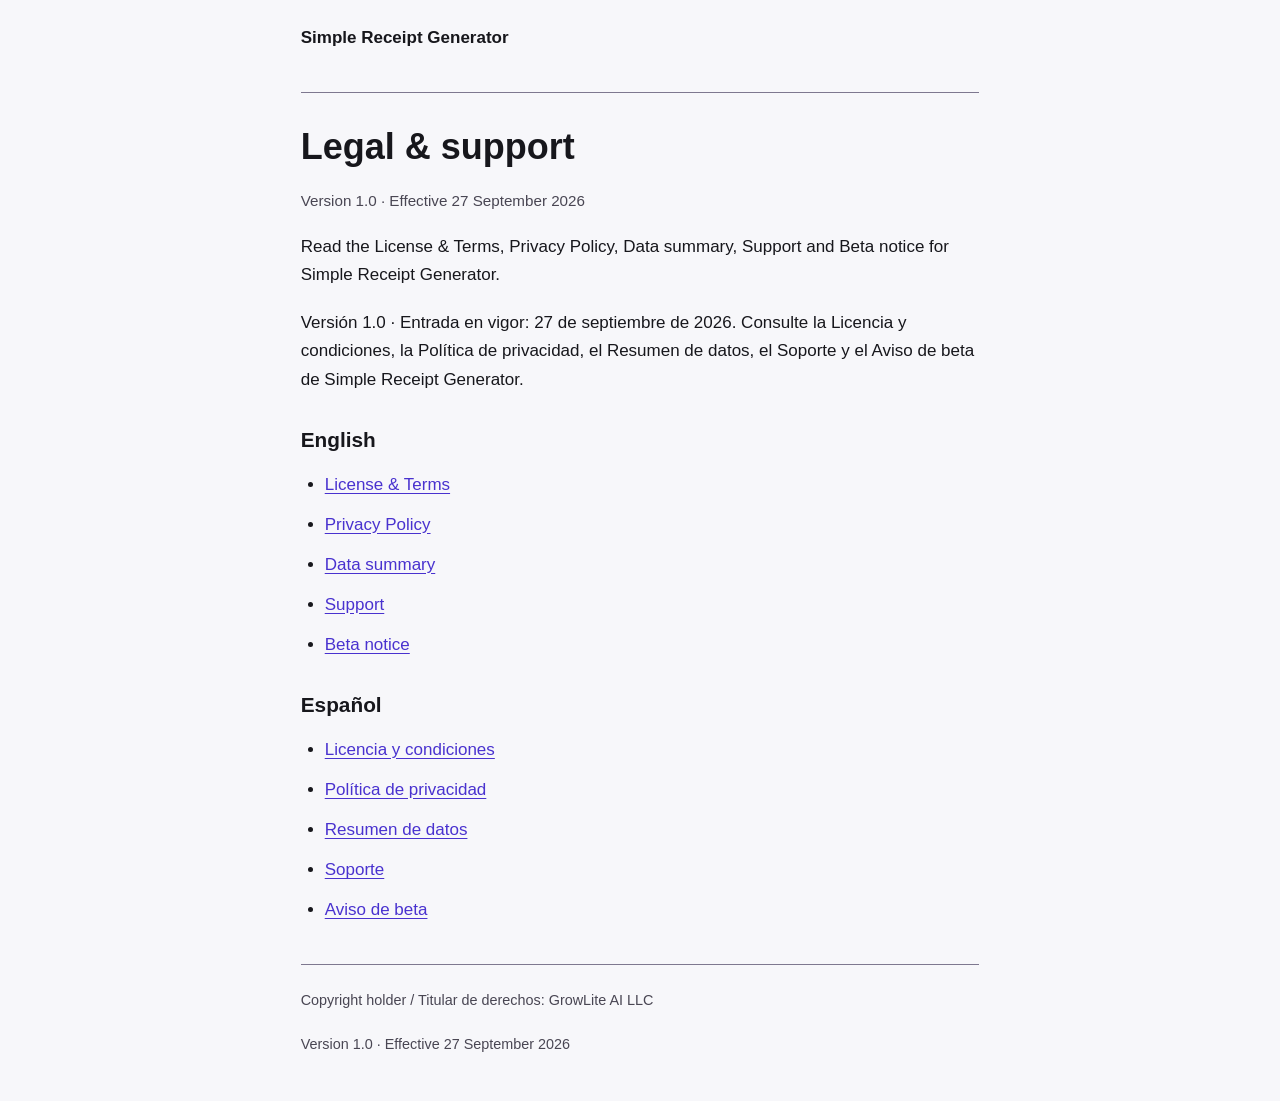
<file: index.html>
<!doctype html>
<html lang="en"><head><meta charset="utf-8"><meta name="viewport" content="width=device-width, initial-scale=1"><title>Legal &amp; support · Simple Receipt Generator</title><link rel="stylesheet" href="styles.css"></head>
<body><!-- THESIS: Read mode, a plain-language legal reading set with visible version and effective date.
OWN-WORLD: DESIGN.md near-white and adaptive dark canvas, violet links, system type, quiet rules.
STORY: Choose language and document, read complete terms, review the applicable version.
FIRST VIEWPORT: Product name, language/document navigation, title, version and effective date, body.
FORM: Brief-pinned semantic text document; no concept seed required for this precisely scoped preview.
FINISH: unreviewed and undocumented is unfinished; this build ends with the finish review, the verdict, and DESIGN.md --><a class="skip" href="#content">Skip to content</a><header><p class="brand">Simple Receipt Generator</p></header><main id="content" tabindex="-1"><h1>Legal &amp; support</h1><p class="version">Version 1.0 · Effective 27 September 2026</p><p>Read the License &amp; Terms, Privacy Policy, Data summary, Support and Beta notice for Simple Receipt Generator.</p><p lang="es">Versión 1.0 · Entrada en vigor: 27 de septiembre de 2026. Consulte la Licencia y condiciones, la Política de privacidad, el Resumen de datos, el Soporte y el Aviso de beta de Simple Receipt Generator.</p><section lang="en"><h2>English</h2><ul><li><a href="en/license-and-terms.html">License &amp; Terms</a></li><li><a href="en/privacy-policy.html">Privacy Policy</a></li><li><a href="en/data-summary.html">Data summary</a></li><li><a href="en/support.html">Support</a></li><li><a href="en/beta-notice.html">Beta notice</a></li></ul></section><section lang="es"><h2>Español</h2><ul><li><a href="es/license-and-terms.html">Licencia y condiciones</a></li><li><a href="es/privacy-policy.html">Política de privacidad</a></li><li><a href="es/data-summary.html">Resumen de datos</a></li><li><a href="es/support.html">Soporte</a></li><li><a href="es/beta-notice.html">Aviso de beta</a></li></ul></section></main><footer><p>Copyright holder / Titular de derechos: GrowLite AI LLC</p><p>Version 1.0 · Effective 27 September 2026</p></footer></body></html>
</file>
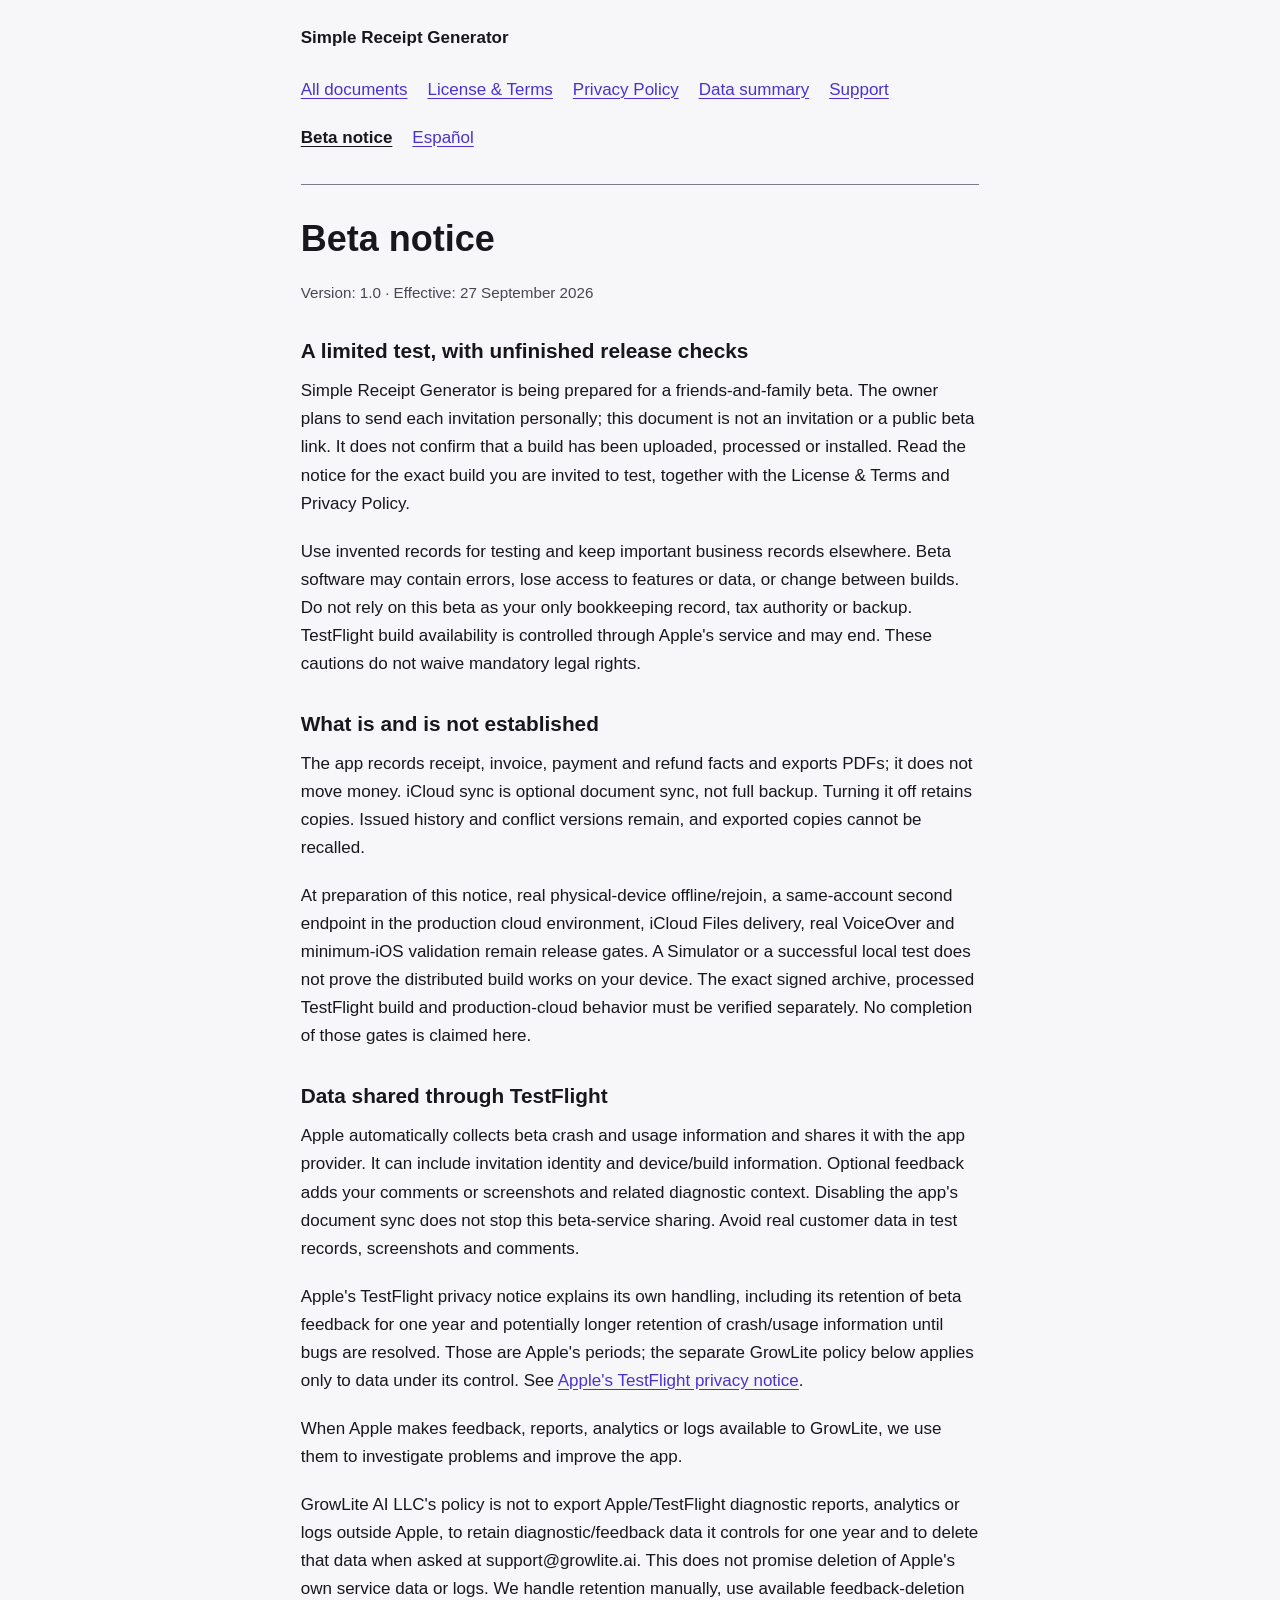
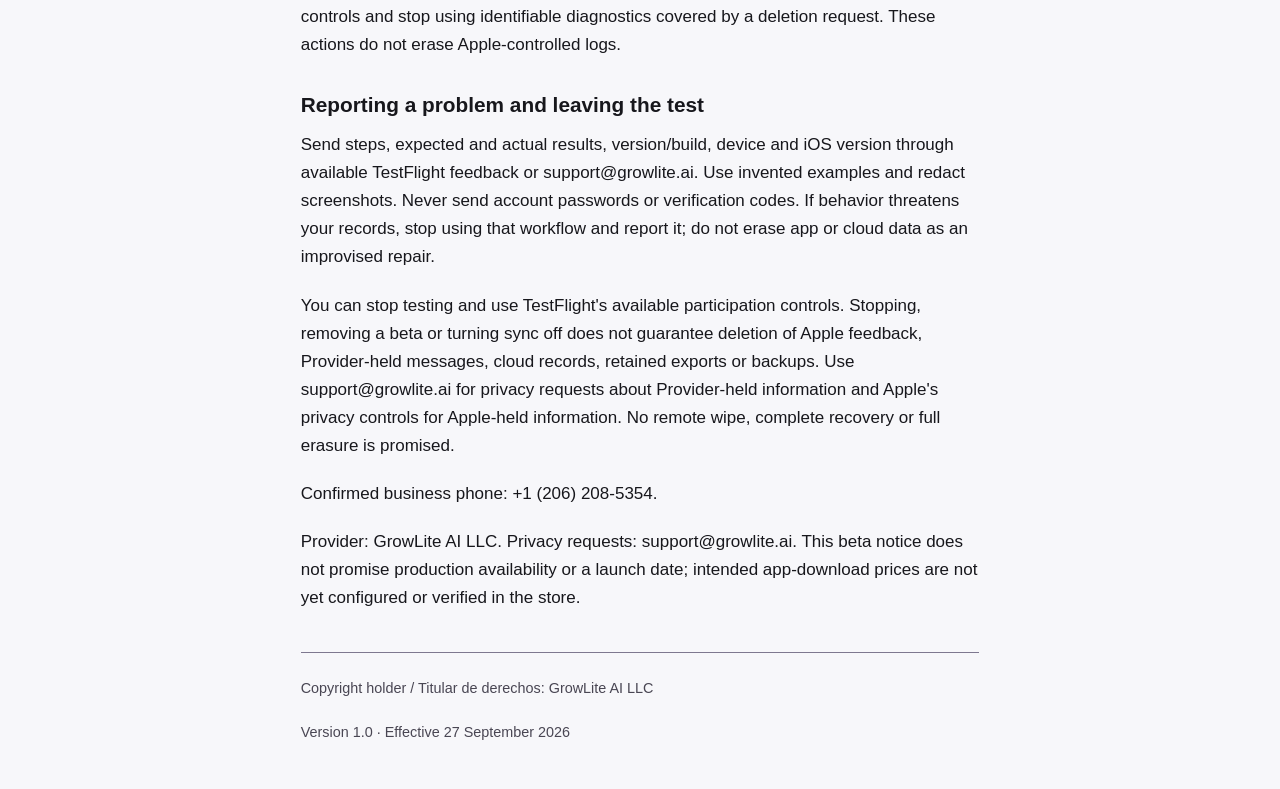
<file: en/beta-notice.html>
<!doctype html>
<html lang="en"><head><meta charset="utf-8"><meta name="viewport" content="width=device-width, initial-scale=1"><title>Beta notice · Simple Receipt Generator</title><link rel="stylesheet" href="../styles.css"></head>
<body><!-- THESIS: Read mode, a plain-language legal reading set with visible version and effective date.
OWN-WORLD: DESIGN.md near-white and adaptive dark canvas, violet links, system type, quiet rules.
STORY: Choose language and document, read complete terms, review the applicable version.
FIRST VIEWPORT: Product name, language/document navigation, title, version and effective date, body.
FORM: Brief-pinned semantic text document; no concept seed required for this precisely scoped preview.
FINISH: unreviewed and undocumented is unfinished; this build ends with the finish review, the verdict, and DESIGN.md --><a class="skip" href="#content">Skip to content</a><header><p class="brand">Simple Receipt Generator</p><nav aria-label="Documents"><a href="../index.html">All documents</a> <a href="license-and-terms.html">License &amp; Terms</a> <a href="privacy-policy.html">Privacy Policy</a> <a href="data-summary.html">Data summary</a> <a href="support.html">Support</a> <a href="beta-notice.html" aria-current="page">Beta notice</a> <a href="../es/beta-notice.html" lang="es">Español</a></nav></header><main id="content" tabindex="-1"><h1>Beta notice</h1>
<p class="version">Version: 1.0 · Effective: 27 September 2026</p>
<h2>A limited test, with unfinished release checks</h2>
<p>Simple Receipt Generator is being prepared for a friends-and-family beta. The owner plans to send each invitation personally; this document is not an invitation or a public beta link. It does not confirm that a build has been uploaded, processed or installed. Read the notice for the exact build you are invited to test, together with the License &amp; Terms and Privacy Policy.</p>
<p>Use invented records for testing and keep important business records elsewhere. Beta software may contain errors, lose access to features or data, or change between builds. Do not rely on this beta as your only bookkeeping record, tax authority or backup. TestFlight build availability is controlled through Apple&#x27;s service and may end. These cautions do not waive mandatory legal rights.</p>
<h2>What is and is not established</h2>
<p>The app records receipt, invoice, payment and refund facts and exports PDFs; it does not move money. iCloud sync is optional document sync, not full backup. Turning it off retains copies. Issued history and conflict versions remain, and exported copies cannot be recalled.</p>
<p>At preparation of this notice, real physical-device offline/rejoin, a same-account second endpoint in the production cloud environment, iCloud Files delivery, real VoiceOver and minimum-iOS validation remain release gates. A Simulator or a successful local test does not prove the distributed build works on your device. The exact signed archive, processed TestFlight build and production-cloud behavior must be verified separately. No completion of those gates is claimed here.</p>
<h2>Data shared through TestFlight</h2>
<p>Apple automatically collects beta crash and usage information and shares it with the app provider. It can include invitation identity and device/build information. Optional feedback adds your comments or screenshots and related diagnostic context. Disabling the app&#x27;s document sync does not stop this beta-service sharing. Avoid real customer data in test records, screenshots and comments.</p>
<p>Apple&#x27;s TestFlight privacy notice explains its own handling, including its retention of beta feedback for one year and potentially longer retention of crash/usage information until bugs are resolved. Those are Apple&#x27;s periods; the separate GrowLite policy below applies only to data under its control. See <a href="https://www.apple.com/legal/privacy/data/en/test-flight/">Apple&#x27;s TestFlight privacy notice</a>.</p>
<p>When Apple makes feedback, reports, analytics or logs available to GrowLite, we use them to investigate problems and improve the app.</p>
<p>GrowLite AI LLC&#x27;s policy is not to export Apple/TestFlight diagnostic reports, analytics or logs outside Apple, to retain diagnostic/feedback data it controls for one year and to delete that data when asked at support@growlite.ai. This does not promise deletion of Apple&#x27;s own service data or logs. We handle retention manually, use available feedback-deletion controls and stop using identifiable diagnostics covered by a deletion request. These actions do not erase Apple-controlled logs.</p>
<h2>Reporting a problem and leaving the test</h2>
<p>Send steps, expected and actual results, version/build, device and iOS version through available TestFlight feedback or support@growlite.ai. Use invented examples and redact screenshots. Never send account passwords or verification codes. If behavior threatens your records, stop using that workflow and report it; do not erase app or cloud data as an improvised repair.</p>
<p>You can stop testing and use TestFlight&#x27;s available participation controls. Stopping, removing a beta or turning sync off does not guarantee deletion of Apple feedback, Provider-held messages, cloud records, retained exports or backups. Use support@growlite.ai for privacy requests about Provider-held information and Apple&#x27;s privacy controls for Apple-held information. No remote wipe, complete recovery or full erasure is promised.</p>
<p>Confirmed business phone: +1 (206) 208-5354.</p>
<p>Provider: GrowLite AI LLC. Privacy requests: support@growlite.ai. This beta notice does not promise production availability or a launch date; intended app-download prices are not yet configured or verified in the store.</p></main><footer><p>Copyright holder / Titular de derechos: GrowLite AI LLC</p><p>Version 1.0 · Effective 27 September 2026</p></footer></body></html>
</file>
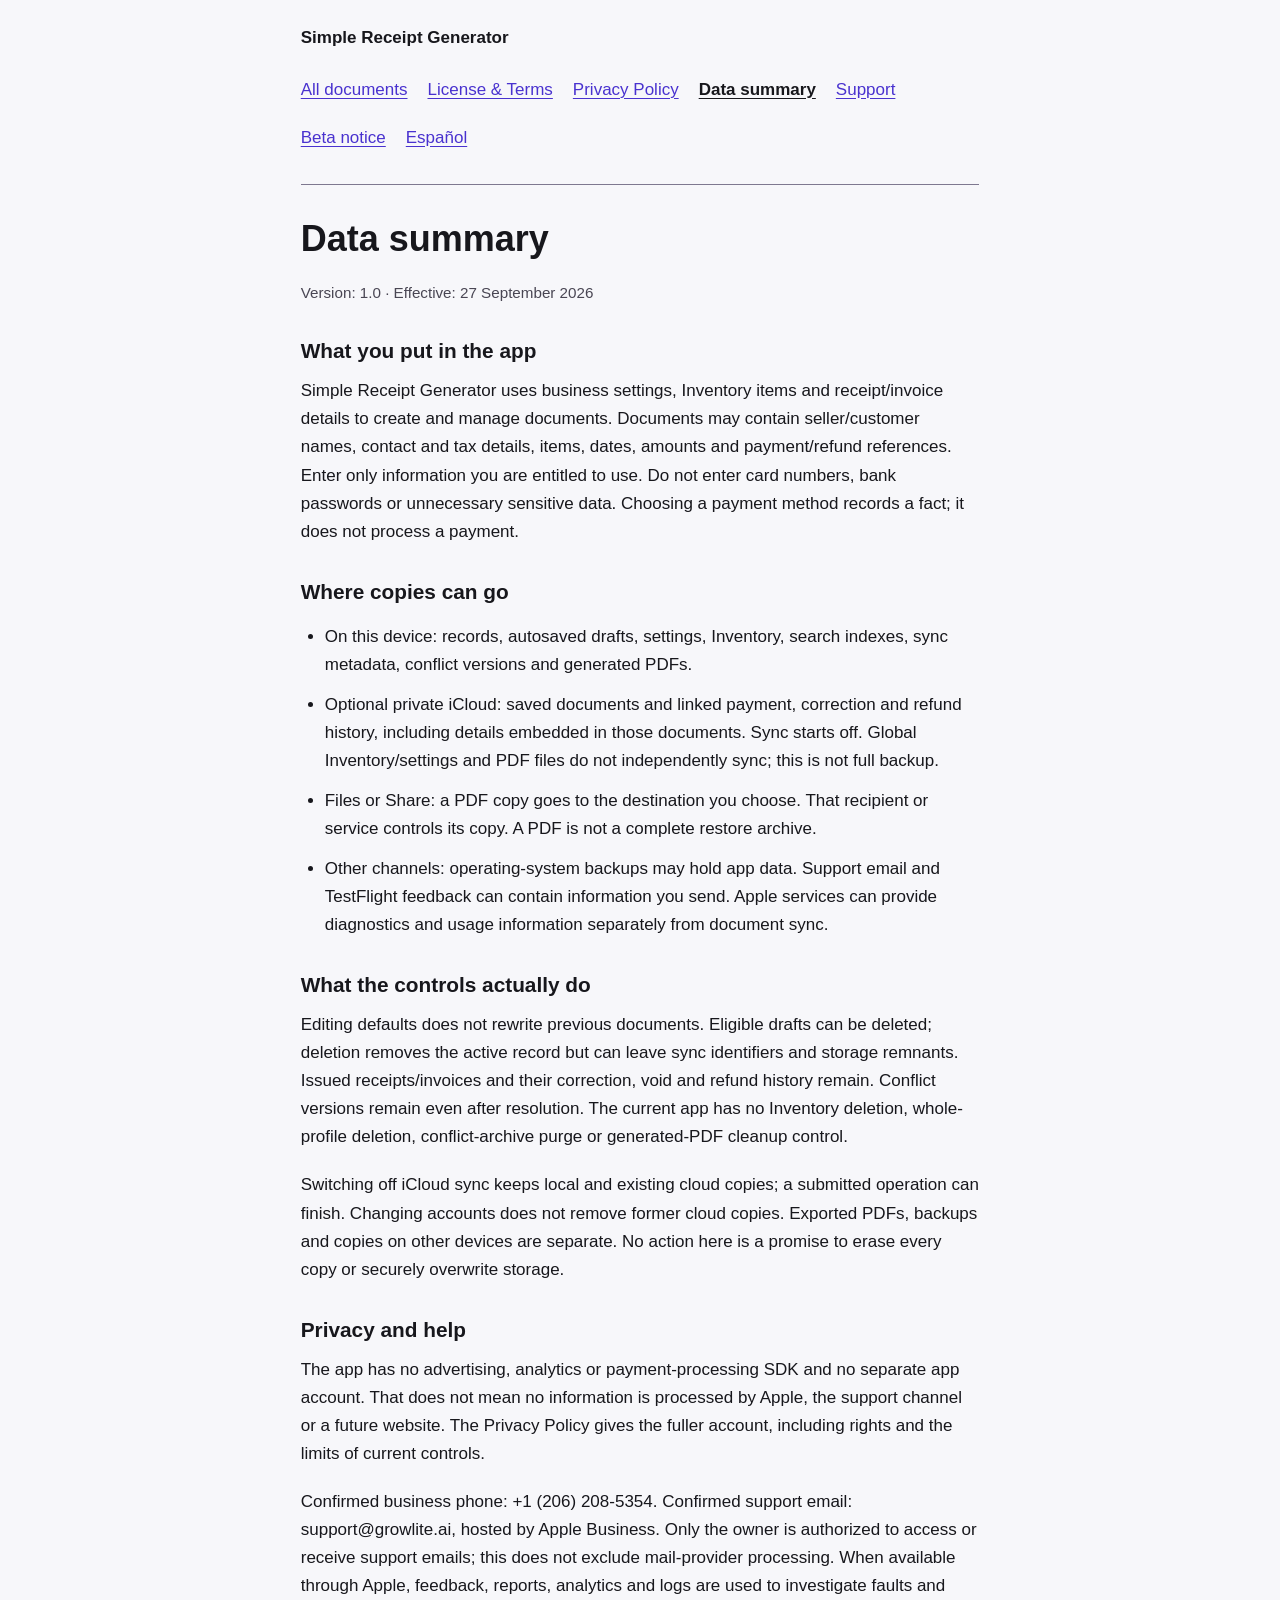
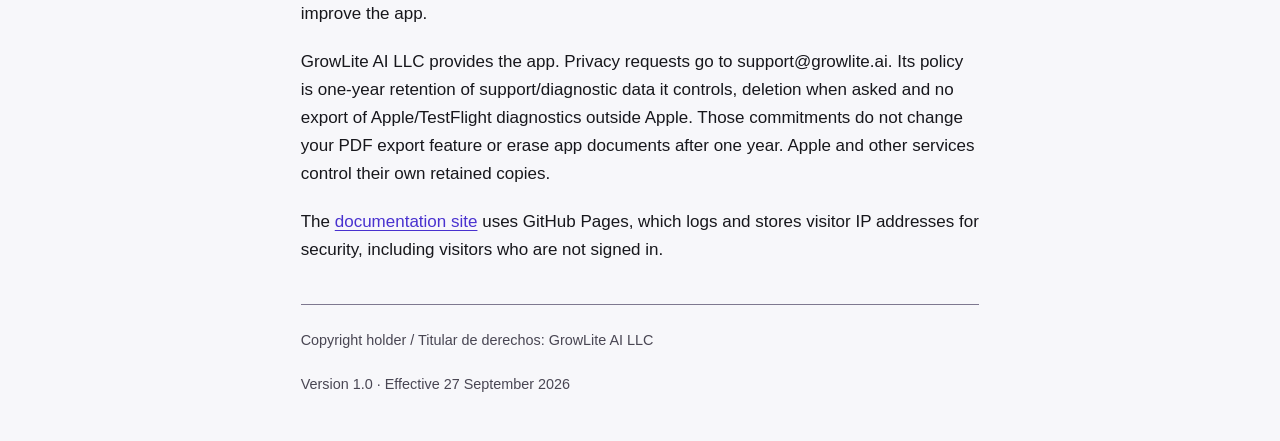
<file: en/data-summary.html>
<!doctype html>
<html lang="en"><head><meta charset="utf-8"><meta name="viewport" content="width=device-width, initial-scale=1"><title>Data summary · Simple Receipt Generator</title><link rel="stylesheet" href="../styles.css"></head>
<body><!-- THESIS: Read mode, a plain-language legal reading set with visible version and effective date.
OWN-WORLD: DESIGN.md near-white and adaptive dark canvas, violet links, system type, quiet rules.
STORY: Choose language and document, read complete terms, review the applicable version.
FIRST VIEWPORT: Product name, language/document navigation, title, version and effective date, body.
FORM: Brief-pinned semantic text document; no concept seed required for this precisely scoped preview.
FINISH: unreviewed and undocumented is unfinished; this build ends with the finish review, the verdict, and DESIGN.md --><a class="skip" href="#content">Skip to content</a><header><p class="brand">Simple Receipt Generator</p><nav aria-label="Documents"><a href="../index.html">All documents</a> <a href="license-and-terms.html">License &amp; Terms</a> <a href="privacy-policy.html">Privacy Policy</a> <a href="data-summary.html" aria-current="page">Data summary</a> <a href="support.html">Support</a> <a href="beta-notice.html">Beta notice</a> <a href="../es/data-summary.html" lang="es">Español</a></nav></header><main id="content" tabindex="-1"><h1>Data summary</h1>
<p class="version">Version: 1.0 · Effective: 27 September 2026</p>
<h2>What you put in the app</h2>
<p>Simple Receipt Generator uses business settings, Inventory items and receipt/invoice details to create and manage documents. Documents may contain seller/customer names, contact and tax details, items, dates, amounts and payment/refund references. Enter only information you are entitled to use. Do not enter card numbers, bank passwords or unnecessary sensitive data. Choosing a payment method records a fact; it does not process a payment.</p>
<h2>Where copies can go</h2>
<ul><li>On this device: records, autosaved drafts, settings, Inventory, search indexes, sync metadata, conflict versions and generated PDFs.</li><li>Optional private iCloud: saved documents and linked payment, correction and refund history, including details embedded in those documents. Sync starts off. Global Inventory/settings and PDF files do not independently sync; this is not full backup.</li><li>Files or Share: a PDF copy goes to the destination you choose. That recipient or service controls its copy. A PDF is not a complete restore archive.</li><li>Other channels: operating-system backups may hold app data. Support email and TestFlight feedback can contain information you send. Apple services can provide diagnostics and usage information separately from document sync.</li></ul>
<h2>What the controls actually do</h2>
<p>Editing defaults does not rewrite previous documents. Eligible drafts can be deleted; deletion removes the active record but can leave sync identifiers and storage remnants. Issued receipts/invoices and their correction, void and refund history remain. Conflict versions remain even after resolution. The current app has no Inventory deletion, whole-profile deletion, conflict-archive purge or generated-PDF cleanup control.</p>
<p>Switching off iCloud sync keeps local and existing cloud copies; a submitted operation can finish. Changing accounts does not remove former cloud copies. Exported PDFs, backups and copies on other devices are separate. No action here is a promise to erase every copy or securely overwrite storage.</p>
<h2>Privacy and help</h2>
<p>The app has no advertising, analytics or payment-processing SDK and no separate app account. That does not mean no information is processed by Apple, the support channel or a future website. The Privacy Policy gives the fuller account, including rights and the limits of current controls.</p>
<p>Confirmed business phone: +1 (206) 208-5354. Confirmed support email: support@growlite.ai, hosted by Apple Business. Only the owner is authorized to access or receive support emails; this does not exclude mail-provider processing. When available through Apple, feedback, reports, analytics and logs are used to investigate faults and improve the app.</p>
<p>GrowLite AI LLC provides the app. Privacy requests go to support@growlite.ai. Its policy is one-year retention of support/diagnostic data it controls, deletion when asked and no export of Apple/TestFlight diagnostics outside Apple. Those commitments do not change your PDF export feature or erase app documents after one year. Apple and other services control their own retained copies.</p>
<p>The <a href="https://growlite.github.io/simple-receipt-generator-docs/">documentation site</a> uses GitHub Pages, which logs and stores visitor IP addresses for security, including visitors who are not signed in.</p></main><footer><p>Copyright holder / Titular de derechos: GrowLite AI LLC</p><p>Version 1.0 · Effective 27 September 2026</p></footer></body></html>
</file>
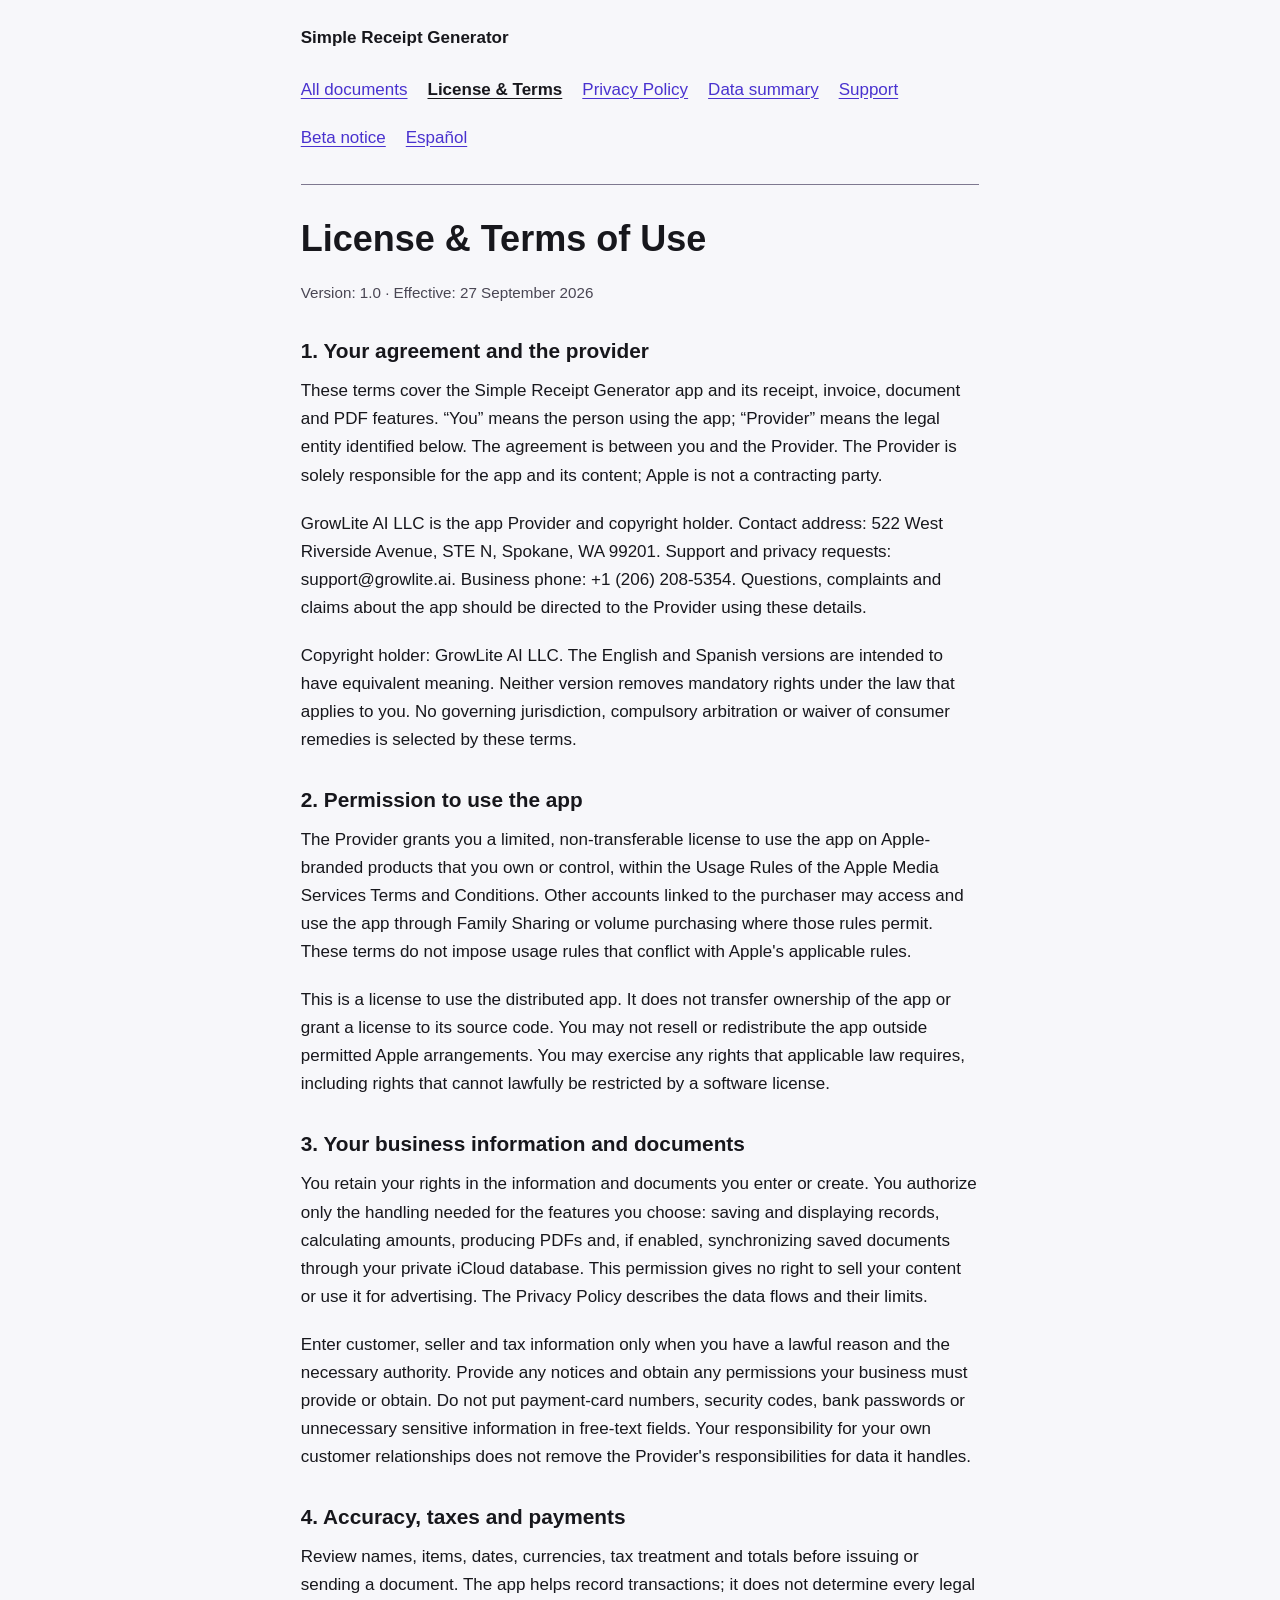
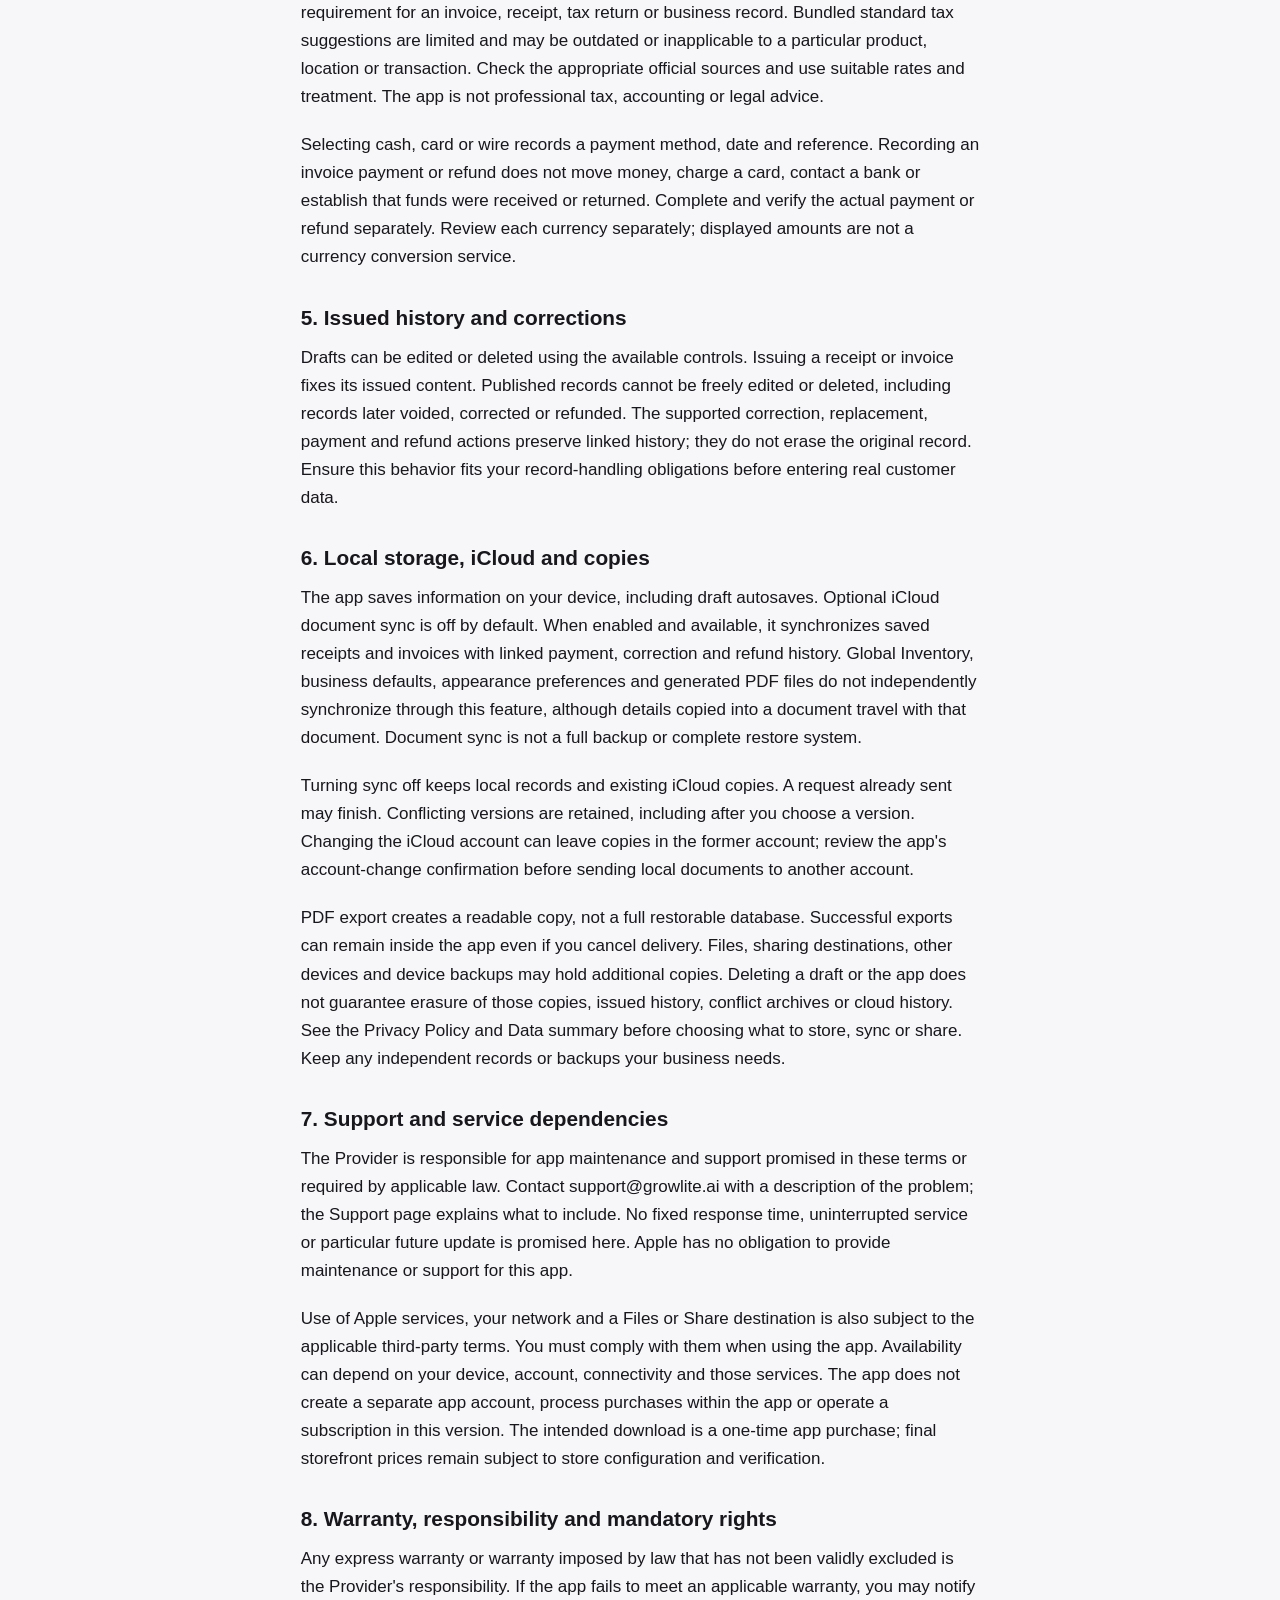
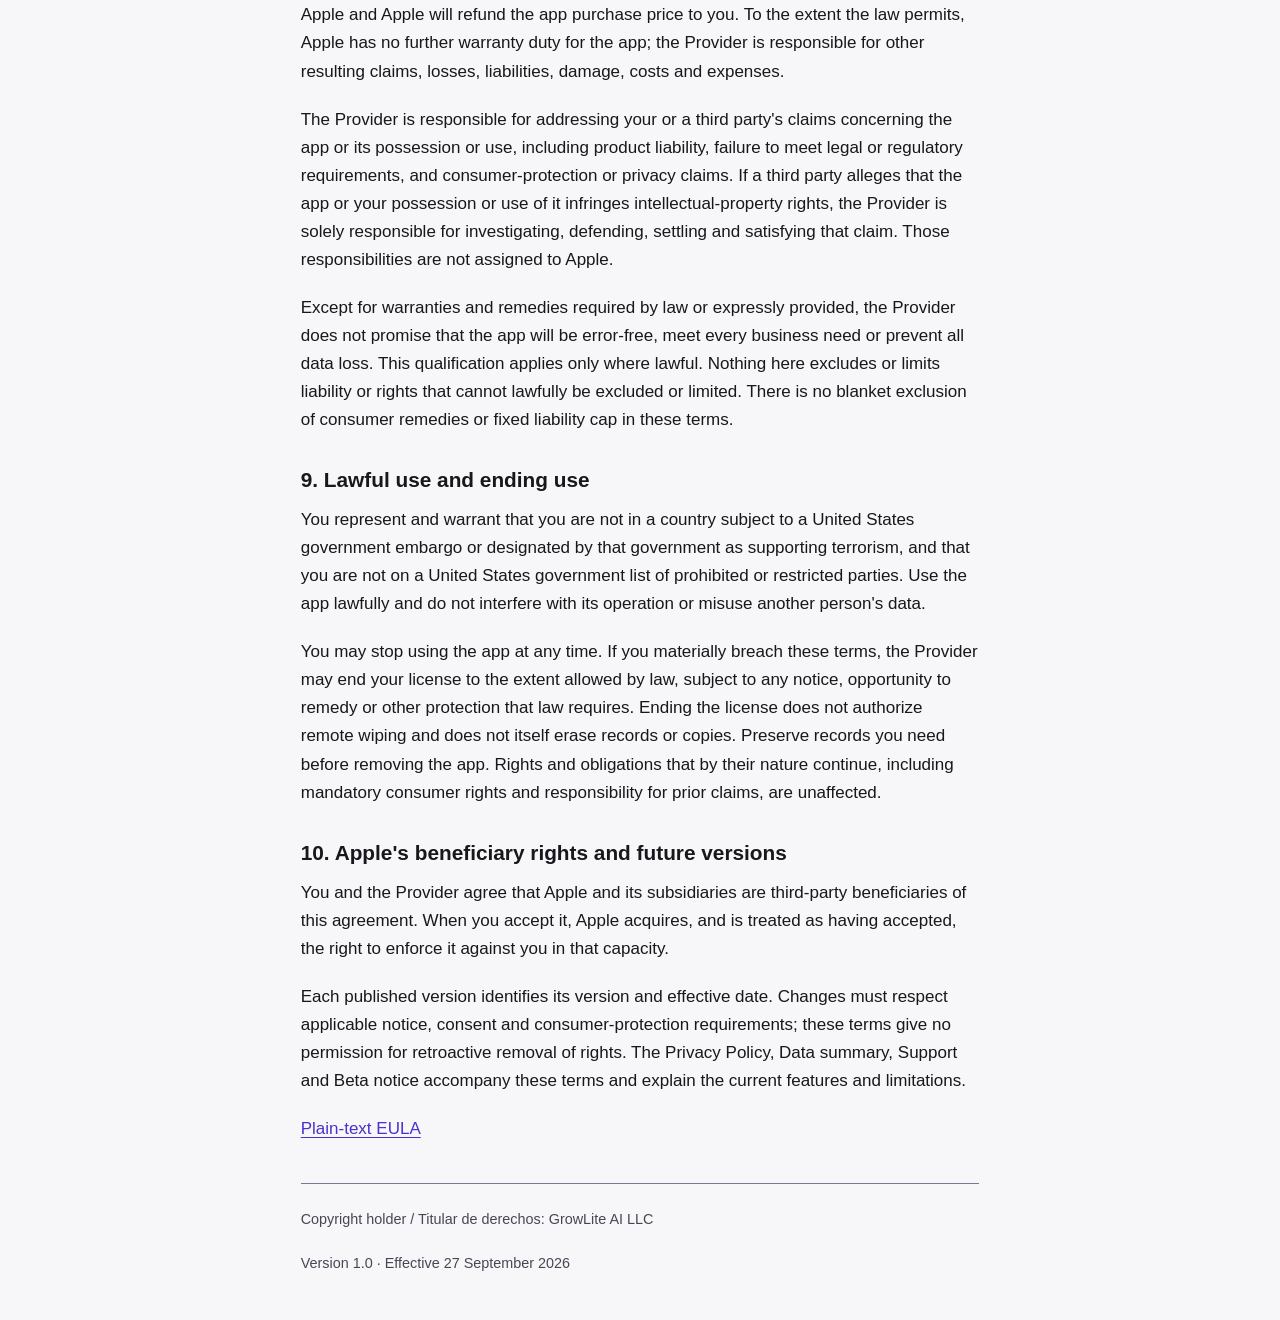
<file: en/license-and-terms.html>
<!doctype html>
<html lang="en"><head><meta charset="utf-8"><meta name="viewport" content="width=device-width, initial-scale=1"><title>License &amp; Terms · Simple Receipt Generator</title><link rel="stylesheet" href="../styles.css"></head>
<body><!-- THESIS: Read mode, a plain-language legal reading set with visible version and effective date.
OWN-WORLD: DESIGN.md near-white and adaptive dark canvas, violet links, system type, quiet rules.
STORY: Choose language and document, read complete terms, review the applicable version.
FIRST VIEWPORT: Product name, language/document navigation, title, version and effective date, body.
FORM: Brief-pinned semantic text document; no concept seed required for this precisely scoped preview.
FINISH: unreviewed and undocumented is unfinished; this build ends with the finish review, the verdict, and DESIGN.md --><a class="skip" href="#content">Skip to content</a><header><p class="brand">Simple Receipt Generator</p><nav aria-label="Documents"><a href="../index.html">All documents</a> <a href="license-and-terms.html" aria-current="page">License &amp; Terms</a> <a href="privacy-policy.html">Privacy Policy</a> <a href="data-summary.html">Data summary</a> <a href="support.html">Support</a> <a href="beta-notice.html">Beta notice</a> <a href="../es/license-and-terms.html" lang="es">Español</a></nav></header><main id="content" tabindex="-1"><h1>License &amp; Terms of Use</h1>
<p class="version">Version: 1.0 · Effective: 27 September 2026</p>
<h2>1. Your agreement and the provider</h2>
<p>These terms cover the Simple Receipt Generator app and its receipt, invoice, document and PDF features. “You” means the person using the app; “Provider” means the legal entity identified below. The agreement is between you and the Provider. The Provider is solely responsible for the app and its content; Apple is not a contracting party.</p>
<p>GrowLite AI LLC is the app Provider and copyright holder. Contact address: 522 West Riverside Avenue, STE N, Spokane, WA 99201. Support and privacy requests: support@growlite.ai. Business phone: +1 (206) 208-5354. Questions, complaints and claims about the app should be directed to the Provider using these details.</p>
<p>Copyright holder: GrowLite AI LLC. The English and Spanish versions are intended to have equivalent meaning. Neither version removes mandatory rights under the law that applies to you. No governing jurisdiction, compulsory arbitration or waiver of consumer remedies is selected by these terms.</p>
<h2>2. Permission to use the app</h2>
<p>The Provider grants you a limited, non-transferable license to use the app on Apple-branded products that you own or control, within the Usage Rules of the Apple Media Services Terms and Conditions. Other accounts linked to the purchaser may access and use the app through Family Sharing or volume purchasing where those rules permit. These terms do not impose usage rules that conflict with Apple&#x27;s applicable rules.</p>
<p>This is a license to use the distributed app. It does not transfer ownership of the app or grant a license to its source code. You may not resell or redistribute the app outside permitted Apple arrangements. You may exercise any rights that applicable law requires, including rights that cannot lawfully be restricted by a software license.</p>
<h2>3. Your business information and documents</h2>
<p>You retain your rights in the information and documents you enter or create. You authorize only the handling needed for the features you choose: saving and displaying records, calculating amounts, producing PDFs and, if enabled, synchronizing saved documents through your private iCloud database. This permission gives no right to sell your content or use it for advertising. The Privacy Policy describes the data flows and their limits.</p>
<p>Enter customer, seller and tax information only when you have a lawful reason and the necessary authority. Provide any notices and obtain any permissions your business must provide or obtain. Do not put payment-card numbers, security codes, bank passwords or unnecessary sensitive information in free-text fields. Your responsibility for your own customer relationships does not remove the Provider&#x27;s responsibilities for data it handles.</p>
<h2>4. Accuracy, taxes and payments</h2>
<p>Review names, items, dates, currencies, tax treatment and totals before issuing or sending a document. The app helps record transactions; it does not determine every legal requirement for an invoice, receipt, tax return or business record. Bundled standard tax suggestions are limited and may be outdated or inapplicable to a particular product, location or transaction. Check the appropriate official sources and use suitable rates and treatment. The app is not professional tax, accounting or legal advice.</p>
<p>Selecting cash, card or wire records a payment method, date and reference. Recording an invoice payment or refund does not move money, charge a card, contact a bank or establish that funds were received or returned. Complete and verify the actual payment or refund separately. Review each currency separately; displayed amounts are not a currency conversion service.</p>
<h2>5. Issued history and corrections</h2>
<p>Drafts can be edited or deleted using the available controls. Issuing a receipt or invoice fixes its issued content. Published records cannot be freely edited or deleted, including records later voided, corrected or refunded. The supported correction, replacement, payment and refund actions preserve linked history; they do not erase the original record. Ensure this behavior fits your record-handling obligations before entering real customer data.</p>
<h2>6. Local storage, iCloud and copies</h2>
<p>The app saves information on your device, including draft autosaves. Optional iCloud document sync is off by default. When enabled and available, it synchronizes saved receipts and invoices with linked payment, correction and refund history. Global Inventory, business defaults, appearance preferences and generated PDF files do not independently synchronize through this feature, although details copied into a document travel with that document. Document sync is not a full backup or complete restore system.</p>
<p>Turning sync off keeps local records and existing iCloud copies. A request already sent may finish. Conflicting versions are retained, including after you choose a version. Changing the iCloud account can leave copies in the former account; review the app&#x27;s account-change confirmation before sending local documents to another account.</p>
<p>PDF export creates a readable copy, not a full restorable database. Successful exports can remain inside the app even if you cancel delivery. Files, sharing destinations, other devices and device backups may hold additional copies. Deleting a draft or the app does not guarantee erasure of those copies, issued history, conflict archives or cloud history. See the Privacy Policy and Data summary before choosing what to store, sync or share. Keep any independent records or backups your business needs.</p>
<h2>7. Support and service dependencies</h2>
<p>The Provider is responsible for app maintenance and support promised in these terms or required by applicable law. Contact support@growlite.ai with a description of the problem; the Support page explains what to include. No fixed response time, uninterrupted service or particular future update is promised here. Apple has no obligation to provide maintenance or support for this app.</p>
<p>Use of Apple services, your network and a Files or Share destination is also subject to the applicable third-party terms. You must comply with them when using the app. Availability can depend on your device, account, connectivity and those services. The app does not create a separate app account, process purchases within the app or operate a subscription in this version. The intended download is a one-time app purchase; final storefront prices remain subject to store configuration and verification.</p>
<h2>8. Warranty, responsibility and mandatory rights</h2>
<p>Any express warranty or warranty imposed by law that has not been validly excluded is the Provider&#x27;s responsibility. If the app fails to meet an applicable warranty, you may notify Apple and Apple will refund the app purchase price to you. To the extent the law permits, Apple has no further warranty duty for the app; the Provider is responsible for other resulting claims, losses, liabilities, damage, costs and expenses.</p>
<p>The Provider is responsible for addressing your or a third party&#x27;s claims concerning the app or its possession or use, including product liability, failure to meet legal or regulatory requirements, and consumer-protection or privacy claims. If a third party alleges that the app or your possession or use of it infringes intellectual-property rights, the Provider is solely responsible for investigating, defending, settling and satisfying that claim. Those responsibilities are not assigned to Apple.</p>
<p>Except for warranties and remedies required by law or expressly provided, the Provider does not promise that the app will be error-free, meet every business need or prevent all data loss. This qualification applies only where lawful. Nothing here excludes or limits liability or rights that cannot lawfully be excluded or limited. There is no blanket exclusion of consumer remedies or fixed liability cap in these terms.</p>
<h2>9. Lawful use and ending use</h2>
<p>You represent and warrant that you are not in a country subject to a United States government embargo or designated by that government as supporting terrorism, and that you are not on a United States government list of prohibited or restricted parties. Use the app lawfully and do not interfere with its operation or misuse another person&#x27;s data.</p>
<p>You may stop using the app at any time. If you materially breach these terms, the Provider may end your license to the extent allowed by law, subject to any notice, opportunity to remedy or other protection that law requires. Ending the license does not authorize remote wiping and does not itself erase records or copies. Preserve records you need before removing the app. Rights and obligations that by their nature continue, including mandatory consumer rights and responsibility for prior claims, are unaffected.</p>
<h2>10. Apple&#x27;s beneficiary rights and future versions</h2>
<p>You and the Provider agree that Apple and its subsidiaries are third-party beneficiaries of this agreement. When you accept it, Apple acquires, and is treated as having accepted, the right to enforce it against you in that capacity.</p>
<p>Each published version identifies its version and effective date. Changes must respect applicable notice, consent and consumer-protection requirements; these terms give no permission for retroactive removal of rights. The Privacy Policy, Data summary, Support and Beta notice accompany these terms and explain the current features and limitations.</p><p><a href="../app-store-eula-en.txt">Plain-text EULA</a></p></main><footer><p>Copyright holder / Titular de derechos: GrowLite AI LLC</p><p>Version 1.0 · Effective 27 September 2026</p></footer></body></html>
</file>
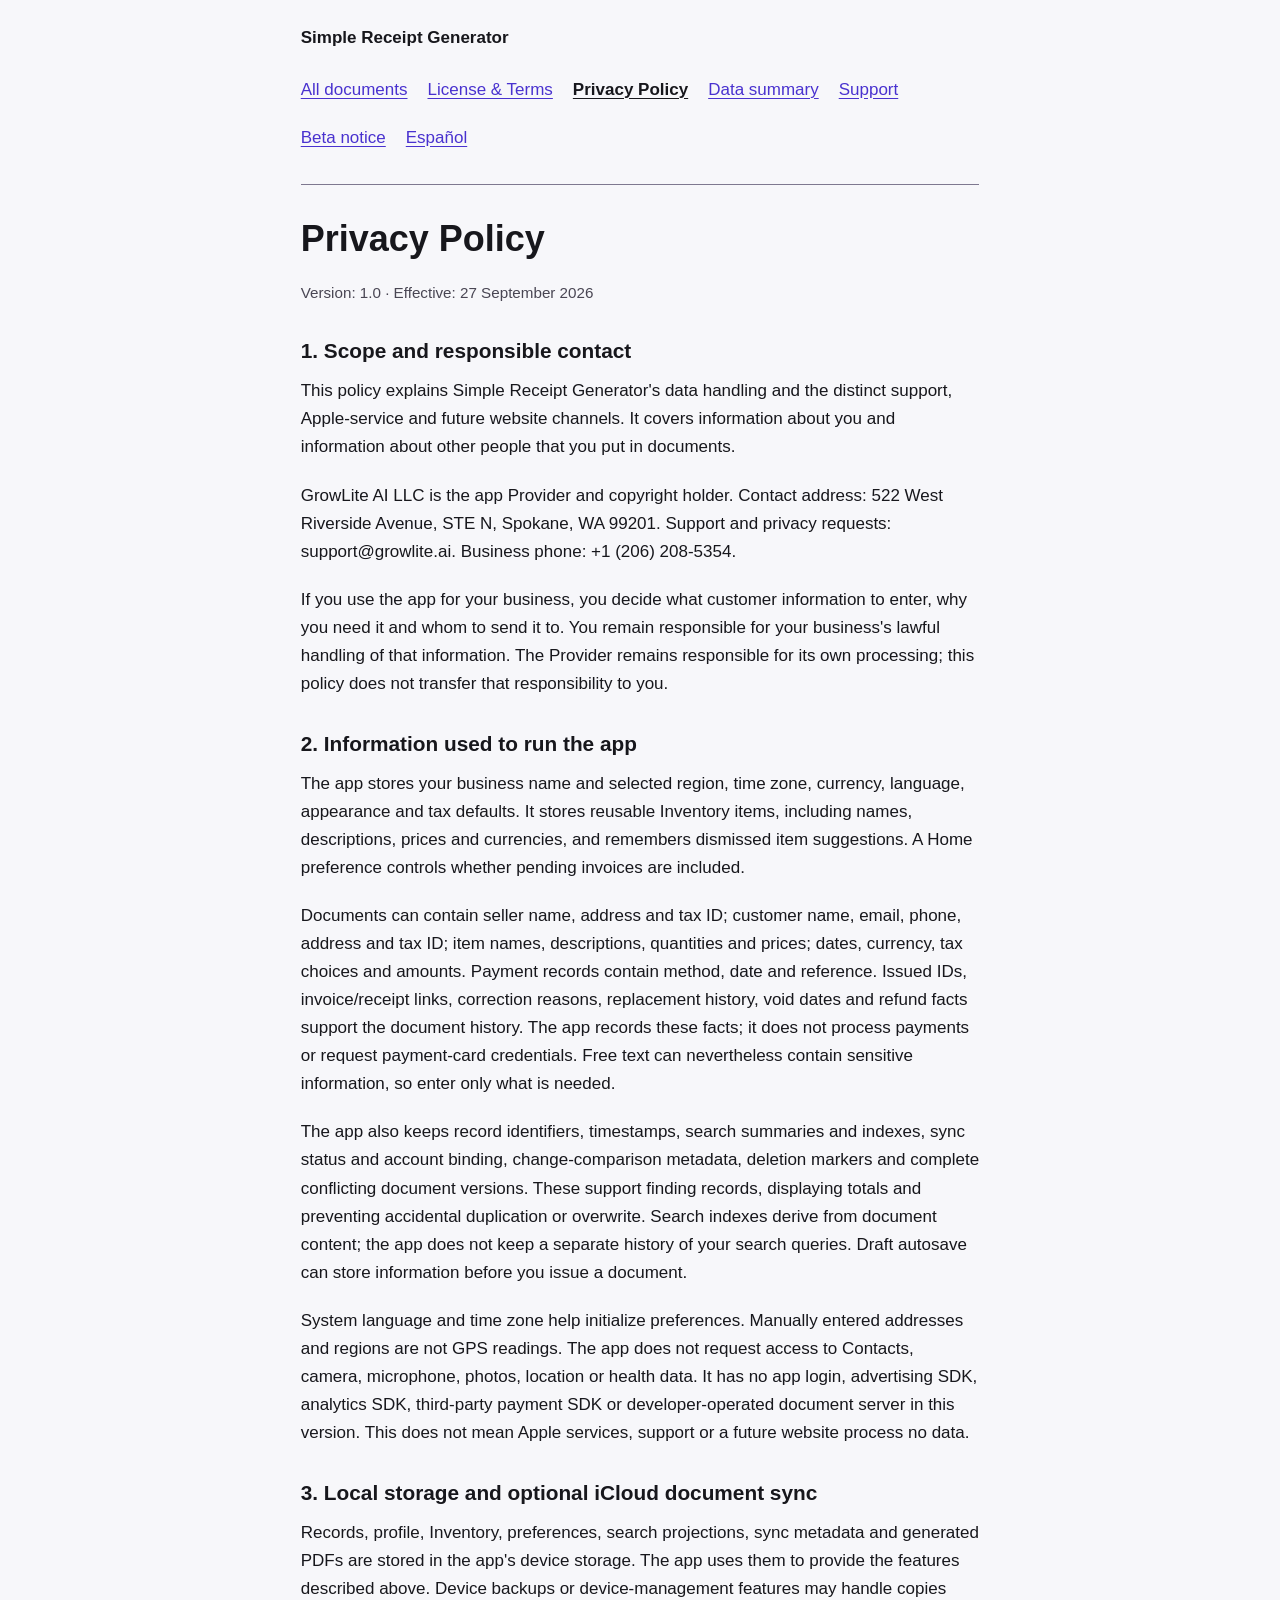
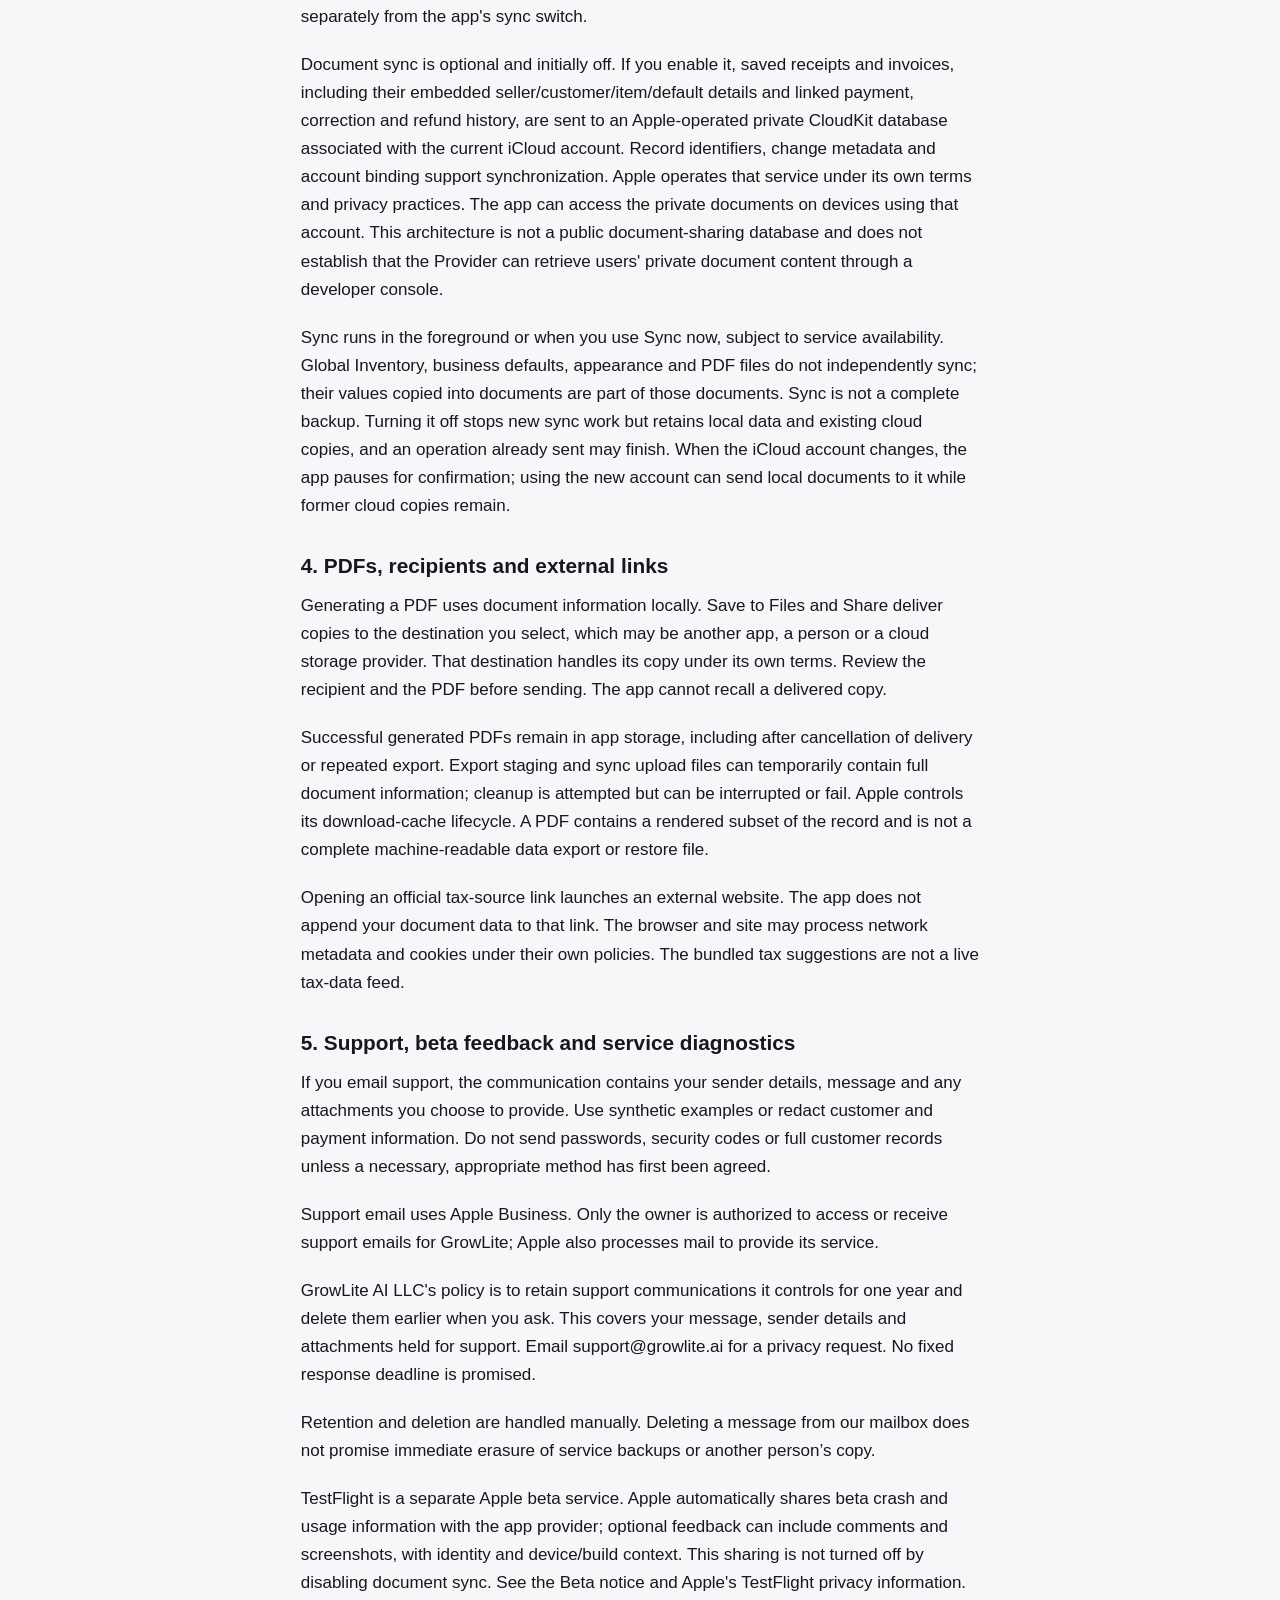
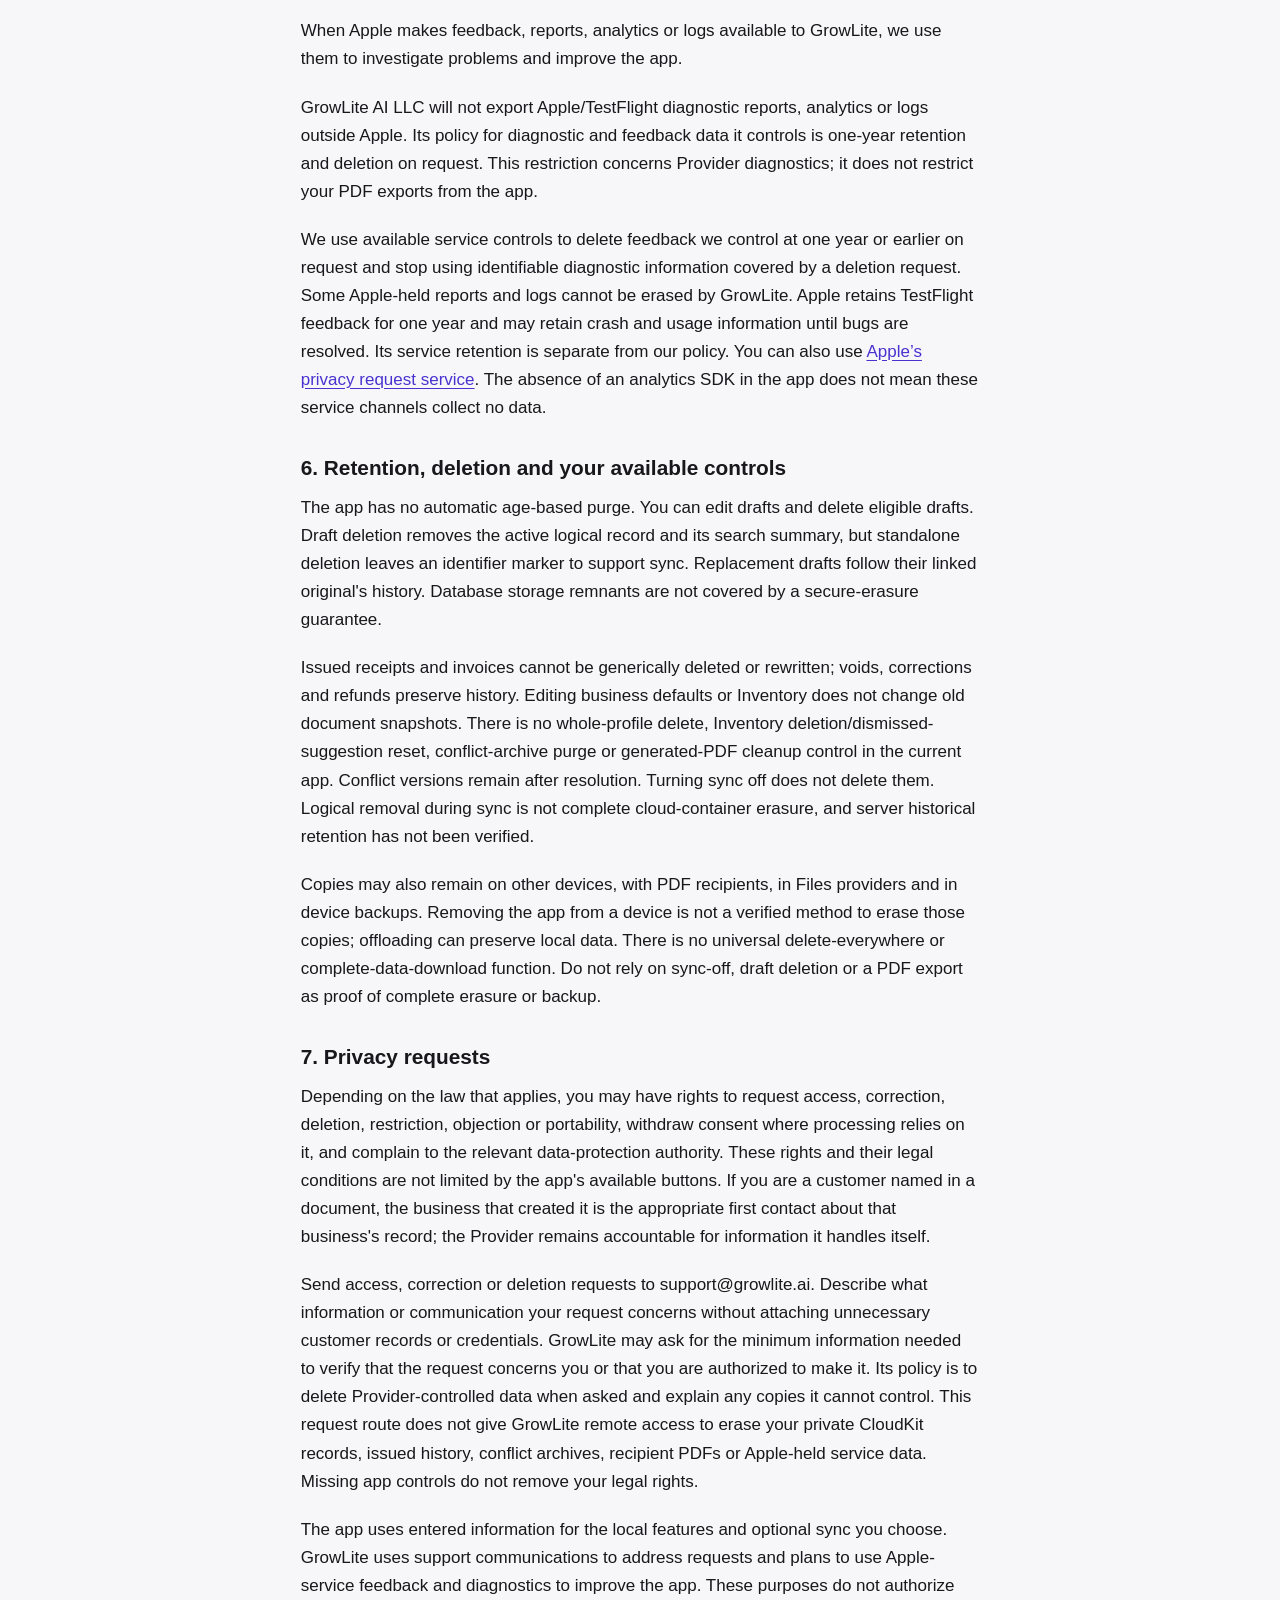
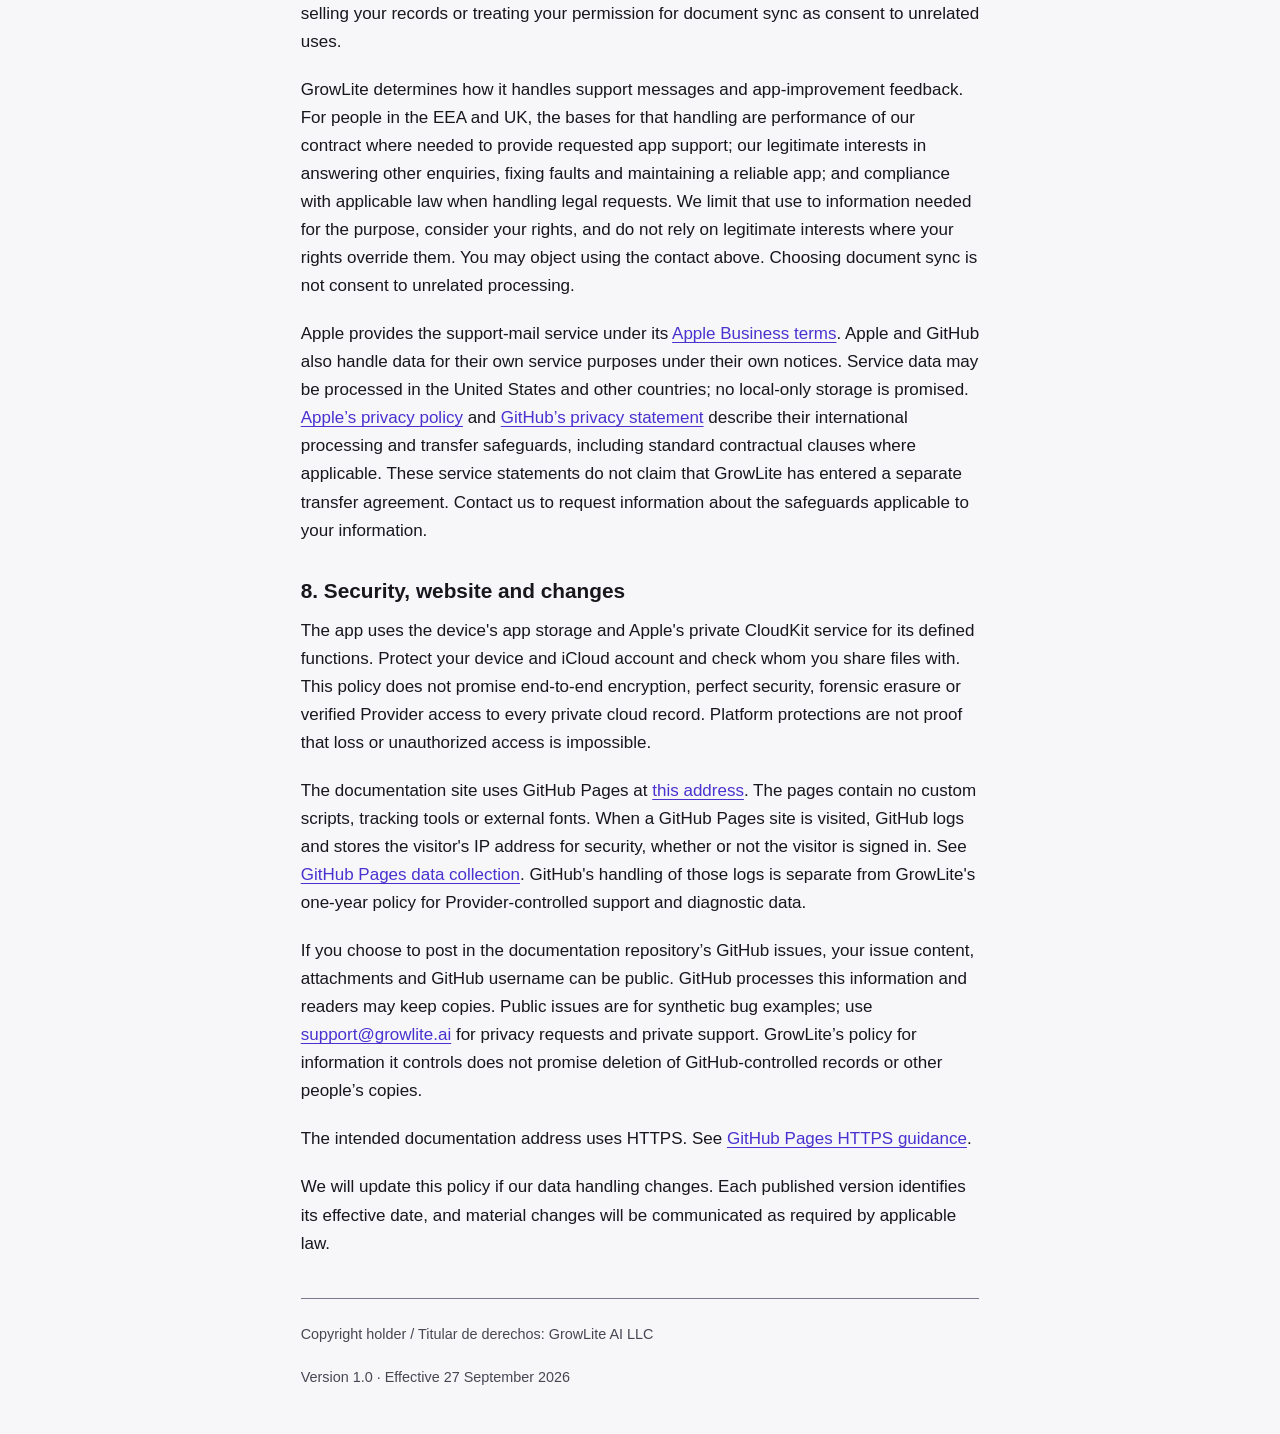
<file: en/privacy-policy.html>
<!doctype html>
<html lang="en"><head><meta charset="utf-8"><meta name="viewport" content="width=device-width, initial-scale=1"><title>Privacy Policy · Simple Receipt Generator</title><link rel="stylesheet" href="../styles.css"></head>
<body><!-- THESIS: Read mode, a plain-language legal reading set with visible version and effective date.
OWN-WORLD: DESIGN.md near-white and adaptive dark canvas, violet links, system type, quiet rules.
STORY: Choose language and document, read complete terms, review the applicable version.
FIRST VIEWPORT: Product name, language/document navigation, title, version and effective date, body.
FORM: Brief-pinned semantic text document; no concept seed required for this precisely scoped preview.
FINISH: unreviewed and undocumented is unfinished; this build ends with the finish review, the verdict, and DESIGN.md --><a class="skip" href="#content">Skip to content</a><header><p class="brand">Simple Receipt Generator</p><nav aria-label="Documents"><a href="../index.html">All documents</a> <a href="license-and-terms.html">License &amp; Terms</a> <a href="privacy-policy.html" aria-current="page">Privacy Policy</a> <a href="data-summary.html">Data summary</a> <a href="support.html">Support</a> <a href="beta-notice.html">Beta notice</a> <a href="../es/privacy-policy.html" lang="es">Español</a></nav></header><main id="content" tabindex="-1"><h1>Privacy Policy</h1>
<p class="version">Version: 1.0 · Effective: 27 September 2026</p>
<h2>1. Scope and responsible contact</h2>
<p>This policy explains Simple Receipt Generator&#x27;s data handling and the distinct support, Apple-service and future website channels. It covers information about you and information about other people that you put in documents.</p>
<p>GrowLite AI LLC is the app Provider and copyright holder. Contact address: 522 West Riverside Avenue, STE N, Spokane, WA 99201. Support and privacy requests: support@growlite.ai. Business phone: +1 (206) 208-5354.</p>
<p>If you use the app for your business, you decide what customer information to enter, why you need it and whom to send it to. You remain responsible for your business&#x27;s lawful handling of that information. The Provider remains responsible for its own processing; this policy does not transfer that responsibility to you.</p>
<h2>2. Information used to run the app</h2>
<p>The app stores your business name and selected region, time zone, currency, language, appearance and tax defaults. It stores reusable Inventory items, including names, descriptions, prices and currencies, and remembers dismissed item suggestions. A Home preference controls whether pending invoices are included.</p>
<p>Documents can contain seller name, address and tax ID; customer name, email, phone, address and tax ID; item names, descriptions, quantities and prices; dates, currency, tax choices and amounts. Payment records contain method, date and reference. Issued IDs, invoice/receipt links, correction reasons, replacement history, void dates and refund facts support the document history. The app records these facts; it does not process payments or request payment-card credentials. Free text can nevertheless contain sensitive information, so enter only what is needed.</p>
<p>The app also keeps record identifiers, timestamps, search summaries and indexes, sync status and account binding, change-comparison metadata, deletion markers and complete conflicting document versions. These support finding records, displaying totals and preventing accidental duplication or overwrite. Search indexes derive from document content; the app does not keep a separate history of your search queries. Draft autosave can store information before you issue a document.</p>
<p>System language and time zone help initialize preferences. Manually entered addresses and regions are not GPS readings. The app does not request access to Contacts, camera, microphone, photos, location or health data. It has no app login, advertising SDK, analytics SDK, third-party payment SDK or developer-operated document server in this version. This does not mean Apple services, support or a future website process no data.</p>
<h2>3. Local storage and optional iCloud document sync</h2>
<p>Records, profile, Inventory, preferences, search projections, sync metadata and generated PDFs are stored in the app&#x27;s device storage. The app uses them to provide the features described above. Device backups or device-management features may handle copies separately from the app&#x27;s sync switch.</p>
<p>Document sync is optional and initially off. If you enable it, saved receipts and invoices, including their embedded seller/customer/item/default details and linked payment, correction and refund history, are sent to an Apple-operated private CloudKit database associated with the current iCloud account. Record identifiers, change metadata and account binding support synchronization. Apple operates that service under its own terms and privacy practices. The app can access the private documents on devices using that account. This architecture is not a public document-sharing database and does not establish that the Provider can retrieve users&#x27; private document content through a developer console.</p>
<p>Sync runs in the foreground or when you use Sync now, subject to service availability. Global Inventory, business defaults, appearance and PDF files do not independently sync; their values copied into documents are part of those documents. Sync is not a complete backup. Turning it off stops new sync work but retains local data and existing cloud copies, and an operation already sent may finish. When the iCloud account changes, the app pauses for confirmation; using the new account can send local documents to it while former cloud copies remain.</p>
<h2>4. PDFs, recipients and external links</h2>
<p>Generating a PDF uses document information locally. Save to Files and Share deliver copies to the destination you select, which may be another app, a person or a cloud storage provider. That destination handles its copy under its own terms. Review the recipient and the PDF before sending. The app cannot recall a delivered copy.</p>
<p>Successful generated PDFs remain in app storage, including after cancellation of delivery or repeated export. Export staging and sync upload files can temporarily contain full document information; cleanup is attempted but can be interrupted or fail. Apple controls its download-cache lifecycle. A PDF contains a rendered subset of the record and is not a complete machine-readable data export or restore file.</p>
<p>Opening an official tax-source link launches an external website. The app does not append your document data to that link. The browser and site may process network metadata and cookies under their own policies. The bundled tax suggestions are not a live tax-data feed.</p>
<h2>5. Support, beta feedback and service diagnostics</h2>
<p>If you email support, the communication contains your sender details, message and any attachments you choose to provide. Use synthetic examples or redact customer and payment information. Do not send passwords, security codes or full customer records unless a necessary, appropriate method has first been agreed.</p>
<p>Support email uses Apple Business. Only the owner is authorized to access or receive support emails for GrowLite; Apple also processes mail to provide its service.</p>
<p>GrowLite AI LLC&#x27;s policy is to retain support communications it controls for one year and delete them earlier when you ask. This covers your message, sender details and attachments held for support. Email support@growlite.ai for a privacy request. No fixed response deadline is promised.</p>
<p>Retention and deletion are handled manually. Deleting a message from our mailbox does not promise immediate erasure of service backups or another person’s copy.</p>
<p>TestFlight is a separate Apple beta service. Apple automatically shares beta crash and usage information with the app provider; optional feedback can include comments and screenshots, with identity and device/build context. This sharing is not turned off by disabling document sync. See the Beta notice and Apple&#x27;s TestFlight privacy information.</p>
<p>When Apple makes feedback, reports, analytics or logs available to GrowLite, we use them to investigate problems and improve the app.</p>
<p>GrowLite AI LLC will not export Apple/TestFlight diagnostic reports, analytics or logs outside Apple. Its policy for diagnostic and feedback data it controls is one-year retention and deletion on request. This restriction concerns Provider diagnostics; it does not restrict your PDF exports from the app.</p>
<p>We use available service controls to delete feedback we control at one year or earlier on request and stop using identifiable diagnostic information covered by a deletion request. Some Apple-held reports and logs cannot be erased by GrowLite. Apple retains TestFlight feedback for one year and may retain crash and usage information until bugs are resolved. Its service retention is separate from our policy. You can also use <a href="https://privacy.apple.com/">Apple’s privacy request service</a>. The absence of an analytics SDK in the app does not mean these service channels collect no data.</p>
<h2>6. Retention, deletion and your available controls</h2>
<p>The app has no automatic age-based purge. You can edit drafts and delete eligible drafts. Draft deletion removes the active logical record and its search summary, but standalone deletion leaves an identifier marker to support sync. Replacement drafts follow their linked original&#x27;s history. Database storage remnants are not covered by a secure-erasure guarantee.</p>
<p>Issued receipts and invoices cannot be generically deleted or rewritten; voids, corrections and refunds preserve history. Editing business defaults or Inventory does not change old document snapshots. There is no whole-profile delete, Inventory deletion/dismissed-suggestion reset, conflict-archive purge or generated-PDF cleanup control in the current app. Conflict versions remain after resolution. Turning sync off does not delete them. Logical removal during sync is not complete cloud-container erasure, and server historical retention has not been verified.</p>
<p>Copies may also remain on other devices, with PDF recipients, in Files providers and in device backups. Removing the app from a device is not a verified method to erase those copies; offloading can preserve local data. There is no universal delete-everywhere or complete-data-download function. Do not rely on sync-off, draft deletion or a PDF export as proof of complete erasure or backup.</p>
<h2>7. Privacy requests</h2>
<p>Depending on the law that applies, you may have rights to request access, correction, deletion, restriction, objection or portability, withdraw consent where processing relies on it, and complain to the relevant data-protection authority. These rights and their legal conditions are not limited by the app&#x27;s available buttons. If you are a customer named in a document, the business that created it is the appropriate first contact about that business&#x27;s record; the Provider remains accountable for information it handles itself.</p>
<p>Send access, correction or deletion requests to support@growlite.ai. Describe what information or communication your request concerns without attaching unnecessary customer records or credentials. GrowLite may ask for the minimum information needed to verify that the request concerns you or that you are authorized to make it. Its policy is to delete Provider-controlled data when asked and explain any copies it cannot control. This request route does not give GrowLite remote access to erase your private CloudKit records, issued history, conflict archives, recipient PDFs or Apple-held service data. Missing app controls do not remove your legal rights.</p>
<p>The app uses entered information for the local features and optional sync you choose. GrowLite uses support communications to address requests and plans to use Apple-service feedback and diagnostics to improve the app. These purposes do not authorize selling your records or treating your permission for document sync as consent to unrelated uses.</p>
<p>GrowLite determines how it handles support messages and app-improvement feedback. For people in the EEA and UK, the bases for that handling are performance of our contract where needed to provide requested app support; our legitimate interests in answering other enquiries, fixing faults and maintaining a reliable app; and compliance with applicable law when handling legal requests. We limit that use to information needed for the purpose, consider your rights, and do not rely on legitimate interests where your rights override them. You may object using the contact above. Choosing document sync is not consent to unrelated processing.</p>
<p>Apple provides the support-mail service under its <a href="https://www.apple.com/legal/platform-services/apple-business/abls.pdf">Apple Business terms</a>. Apple and GitHub also handle data for their own service purposes under their own notices. Service data may be processed in the United States and other countries; no local-only storage is promised. <a href="https://www.apple.com/legal/privacy/en-ww/">Apple’s privacy policy</a> and <a href="https://docs.github.com/en/site-policy/privacy-policies/github-general-privacy-statement">GitHub’s privacy statement</a> describe their international processing and transfer safeguards, including standard contractual clauses where applicable. These service statements do not claim that GrowLite has entered a separate transfer agreement. Contact us to request information about the safeguards applicable to your information.</p>
<h2>8. Security, website and changes</h2>
<p>The app uses the device&#x27;s app storage and Apple&#x27;s private CloudKit service for its defined functions. Protect your device and iCloud account and check whom you share files with. This policy does not promise end-to-end encryption, perfect security, forensic erasure or verified Provider access to every private cloud record. Platform protections are not proof that loss or unauthorized access is impossible.</p>
<p>The documentation site uses GitHub Pages at <a href="https://growlite.github.io/simple-receipt-generator-docs/">this address</a>. The pages contain no custom scripts, tracking tools or external fonts. When a GitHub Pages site is visited, GitHub logs and stores the visitor&#x27;s IP address for security, whether or not the visitor is signed in. See <a href="https://docs.github.com/en/pages/getting-started-with-github-pages/what-is-github-pages#data-collection">GitHub Pages data collection</a>. GitHub&#x27;s handling of those logs is separate from GrowLite&#x27;s one-year policy for Provider-controlled support and diagnostic data.</p>
<p>If you choose to post in the documentation repository’s GitHub issues, your issue content, attachments and GitHub username can be public. GitHub processes this information and readers may keep copies. Public issues are for synthetic bug examples; use <a href="mailto:support@growlite.ai">support@growlite.ai</a> for privacy requests and private support. GrowLite’s policy for information it controls does not promise deletion of GitHub-controlled records or other people’s copies.</p>
<p>The intended documentation address uses HTTPS. See <a href="https://docs.github.com/en/pages/getting-started-with-github-pages/securing-your-github-pages-site-with-https">GitHub Pages HTTPS guidance</a>.</p>
<p>We will update this policy if our data handling changes. Each published version identifies its effective date, and material changes will be communicated as required by applicable law.</p></main><footer><p>Copyright holder / Titular de derechos: GrowLite AI LLC</p><p>Version 1.0 · Effective 27 September 2026</p></footer></body></html>
</file>
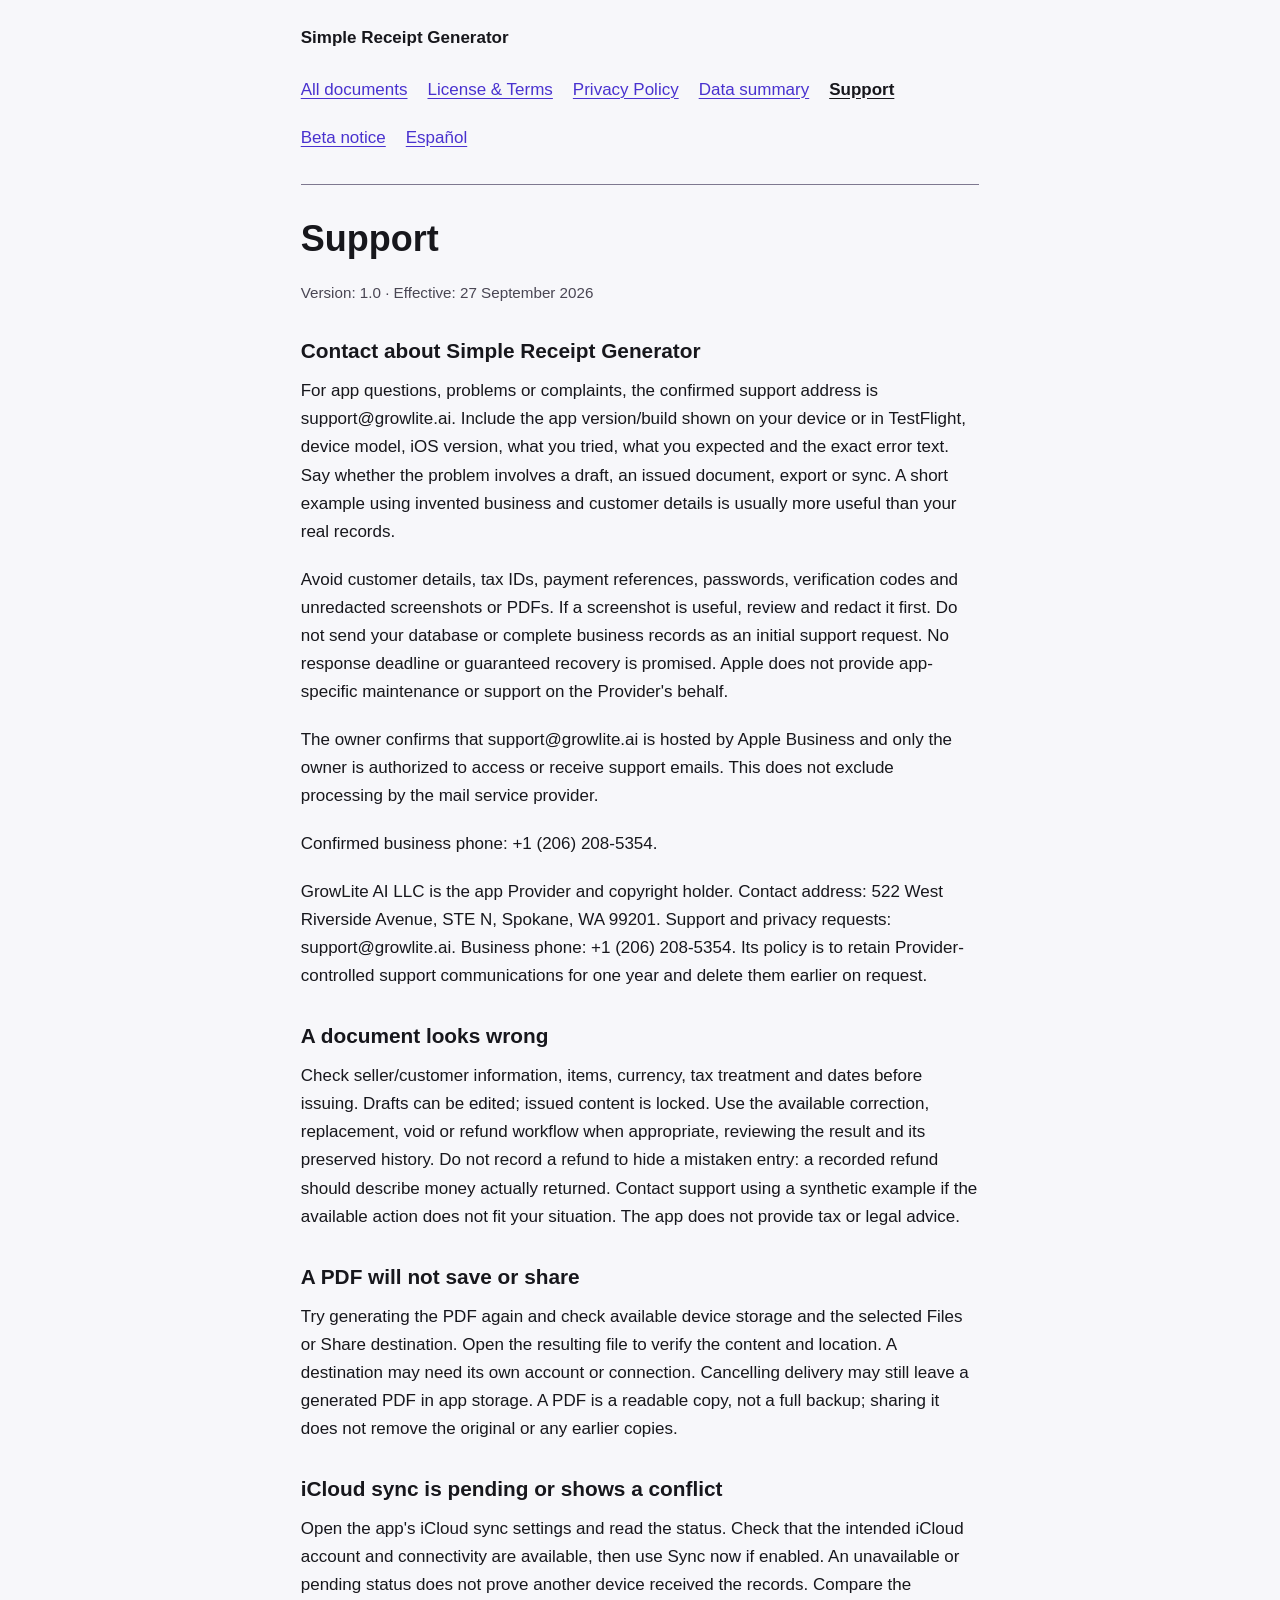
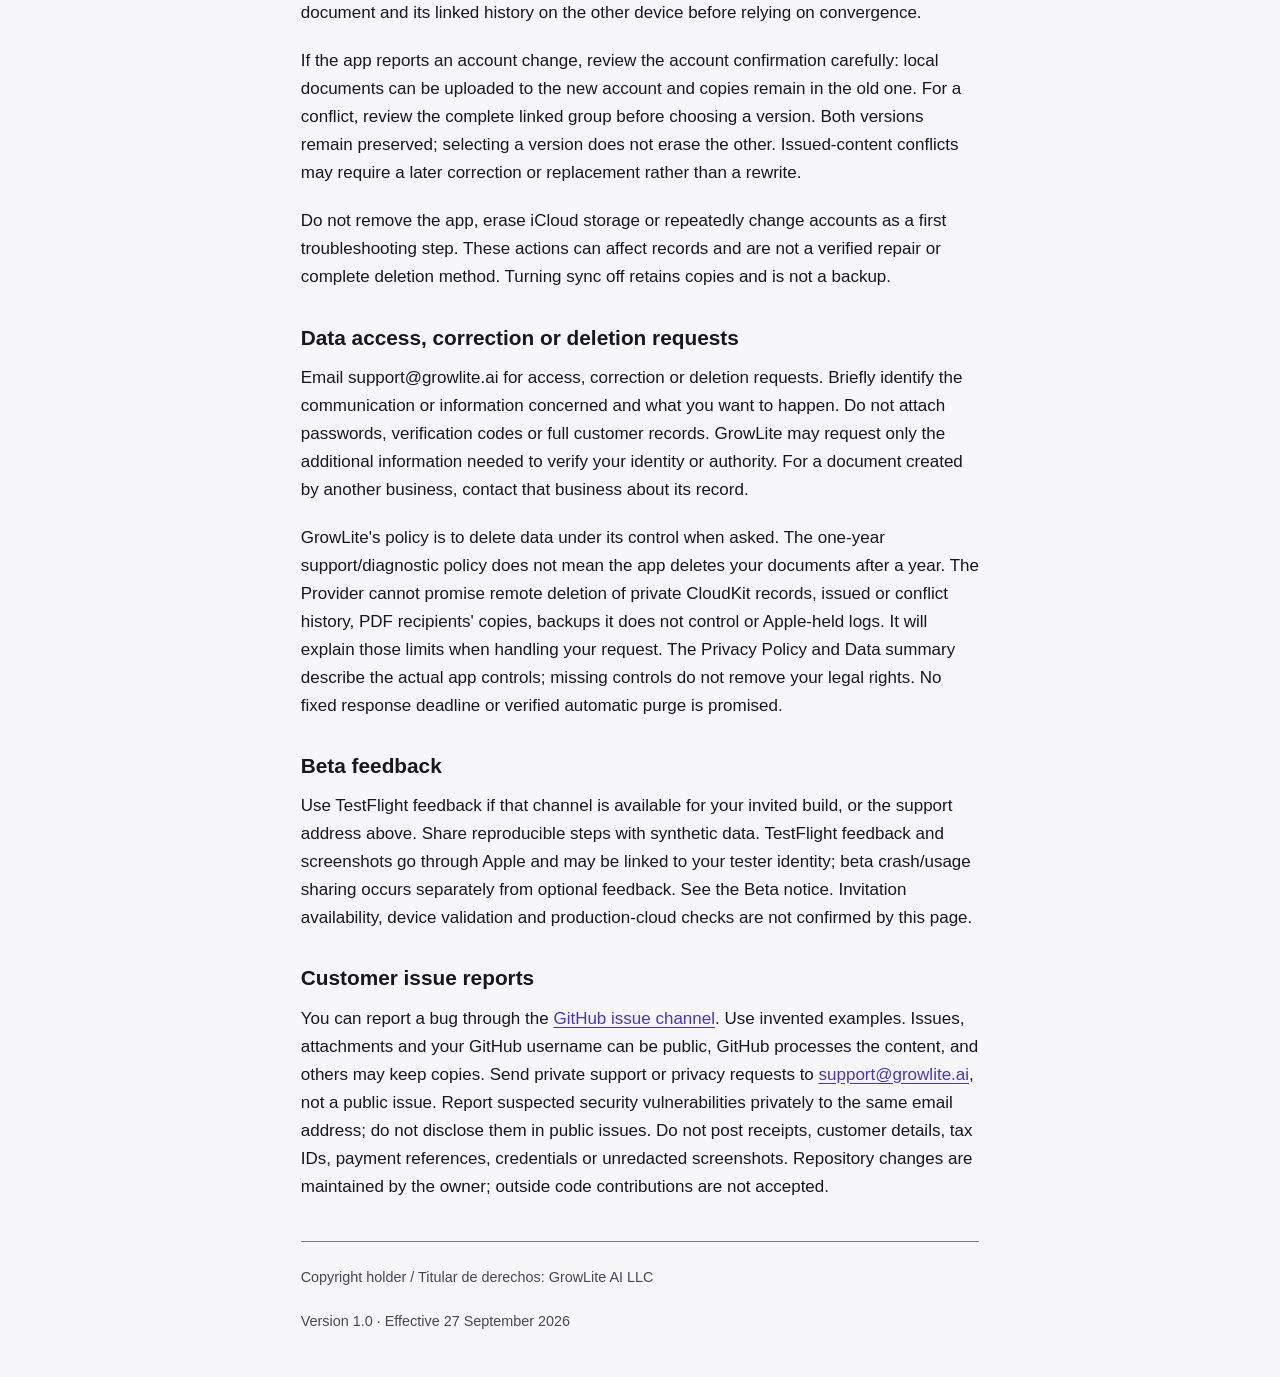
<file: en/support.html>
<!doctype html>
<html lang="en"><head><meta charset="utf-8"><meta name="viewport" content="width=device-width, initial-scale=1"><title>Support · Simple Receipt Generator</title><link rel="stylesheet" href="../styles.css"></head>
<body><!-- THESIS: Read mode, a plain-language legal reading set with visible version and effective date.
OWN-WORLD: DESIGN.md near-white and adaptive dark canvas, violet links, system type, quiet rules.
STORY: Choose language and document, read complete terms, review the applicable version.
FIRST VIEWPORT: Product name, language/document navigation, title, version and effective date, body.
FORM: Brief-pinned semantic text document; no concept seed required for this precisely scoped preview.
FINISH: unreviewed and undocumented is unfinished; this build ends with the finish review, the verdict, and DESIGN.md --><a class="skip" href="#content">Skip to content</a><header><p class="brand">Simple Receipt Generator</p><nav aria-label="Documents"><a href="../index.html">All documents</a> <a href="license-and-terms.html">License &amp; Terms</a> <a href="privacy-policy.html">Privacy Policy</a> <a href="data-summary.html">Data summary</a> <a href="support.html" aria-current="page">Support</a> <a href="beta-notice.html">Beta notice</a> <a href="../es/support.html" lang="es">Español</a></nav></header><main id="content" tabindex="-1"><h1>Support</h1>
<p class="version">Version: 1.0 · Effective: 27 September 2026</p>
<h2>Contact about Simple Receipt Generator</h2>
<p>For app questions, problems or complaints, the confirmed support address is support@growlite.ai. Include the app version/build shown on your device or in TestFlight, device model, iOS version, what you tried, what you expected and the exact error text. Say whether the problem involves a draft, an issued document, export or sync. A short example using invented business and customer details is usually more useful than your real records.</p>
<p>Avoid customer details, tax IDs, payment references, passwords, verification codes and unredacted screenshots or PDFs. If a screenshot is useful, review and redact it first. Do not send your database or complete business records as an initial support request. No response deadline or guaranteed recovery is promised. Apple does not provide app-specific maintenance or support on the Provider&#x27;s behalf.</p>
<p>The owner confirms that support@growlite.ai is hosted by Apple Business and only the owner is authorized to access or receive support emails. This does not exclude processing by the mail service provider.</p>
<p>Confirmed business phone: +1 (206) 208-5354.</p>
<p>GrowLite AI LLC is the app Provider and copyright holder. Contact address: 522 West Riverside Avenue, STE N, Spokane, WA 99201. Support and privacy requests: support@growlite.ai. Business phone: +1 (206) 208-5354. Its policy is to retain Provider-controlled support communications for one year and delete them earlier on request.</p>
<h2>A document looks wrong</h2>
<p>Check seller/customer information, items, currency, tax treatment and dates before issuing. Drafts can be edited; issued content is locked. Use the available correction, replacement, void or refund workflow when appropriate, reviewing the result and its preserved history. Do not record a refund to hide a mistaken entry: a recorded refund should describe money actually returned. Contact support using a synthetic example if the available action does not fit your situation. The app does not provide tax or legal advice.</p>
<h2>A PDF will not save or share</h2>
<p>Try generating the PDF again and check available device storage and the selected Files or Share destination. Open the resulting file to verify the content and location. A destination may need its own account or connection. Cancelling delivery may still leave a generated PDF in app storage. A PDF is a readable copy, not a full backup; sharing it does not remove the original or any earlier copies.</p>
<h2>iCloud sync is pending or shows a conflict</h2>
<p>Open the app&#x27;s iCloud sync settings and read the status. Check that the intended iCloud account and connectivity are available, then use Sync now if enabled. An unavailable or pending status does not prove another device received the records. Compare the document and its linked history on the other device before relying on convergence.</p>
<p>If the app reports an account change, review the account confirmation carefully: local documents can be uploaded to the new account and copies remain in the old one. For a conflict, review the complete linked group before choosing a version. Both versions remain preserved; selecting a version does not erase the other. Issued-content conflicts may require a later correction or replacement rather than a rewrite.</p>
<p>Do not remove the app, erase iCloud storage or repeatedly change accounts as a first troubleshooting step. These actions can affect records and are not a verified repair or complete deletion method. Turning sync off retains copies and is not a backup.</p>
<h2>Data access, correction or deletion requests</h2>
<p>Email support@growlite.ai for access, correction or deletion requests. Briefly identify the communication or information concerned and what you want to happen. Do not attach passwords, verification codes or full customer records. GrowLite may request only the additional information needed to verify your identity or authority. For a document created by another business, contact that business about its record.</p>
<p>GrowLite&#x27;s policy is to delete data under its control when asked. The one-year support/diagnostic policy does not mean the app deletes your documents after a year. The Provider cannot promise remote deletion of private CloudKit records, issued or conflict history, PDF recipients&#x27; copies, backups it does not control or Apple-held logs. It will explain those limits when handling your request. The Privacy Policy and Data summary describe the actual app controls; missing controls do not remove your legal rights. No fixed response deadline or verified automatic purge is promised.</p>
<h2>Beta feedback</h2>
<p>Use TestFlight feedback if that channel is available for your invited build, or the support address above. Share reproducible steps with synthetic data. TestFlight feedback and screenshots go through Apple and may be linked to your tester identity; beta crash/usage sharing occurs separately from optional feedback. See the Beta notice. Invitation availability, device validation and production-cloud checks are not confirmed by this page.</p>
<h2>Customer issue reports</h2>
<p>You can report a bug through the <a href="https://github.com/growlite/simple-receipt-generator-docs/issues">GitHub issue channel</a>. Use invented examples. Issues, attachments and your GitHub username can be public, GitHub processes the content, and others may keep copies. Send private support or privacy requests to <a href="mailto:support@growlite.ai">support@growlite.ai</a>, not a public issue. Report suspected security vulnerabilities privately to the same email address; do not disclose them in public issues. Do not post receipts, customer details, tax IDs, payment references, credentials or unredacted screenshots. Repository changes are maintained by the owner; outside code contributions are not accepted.</p></main><footer><p>Copyright holder / Titular de derechos: GrowLite AI LLC</p><p>Version 1.0 · Effective 27 September 2026</p></footer></body></html>
</file>
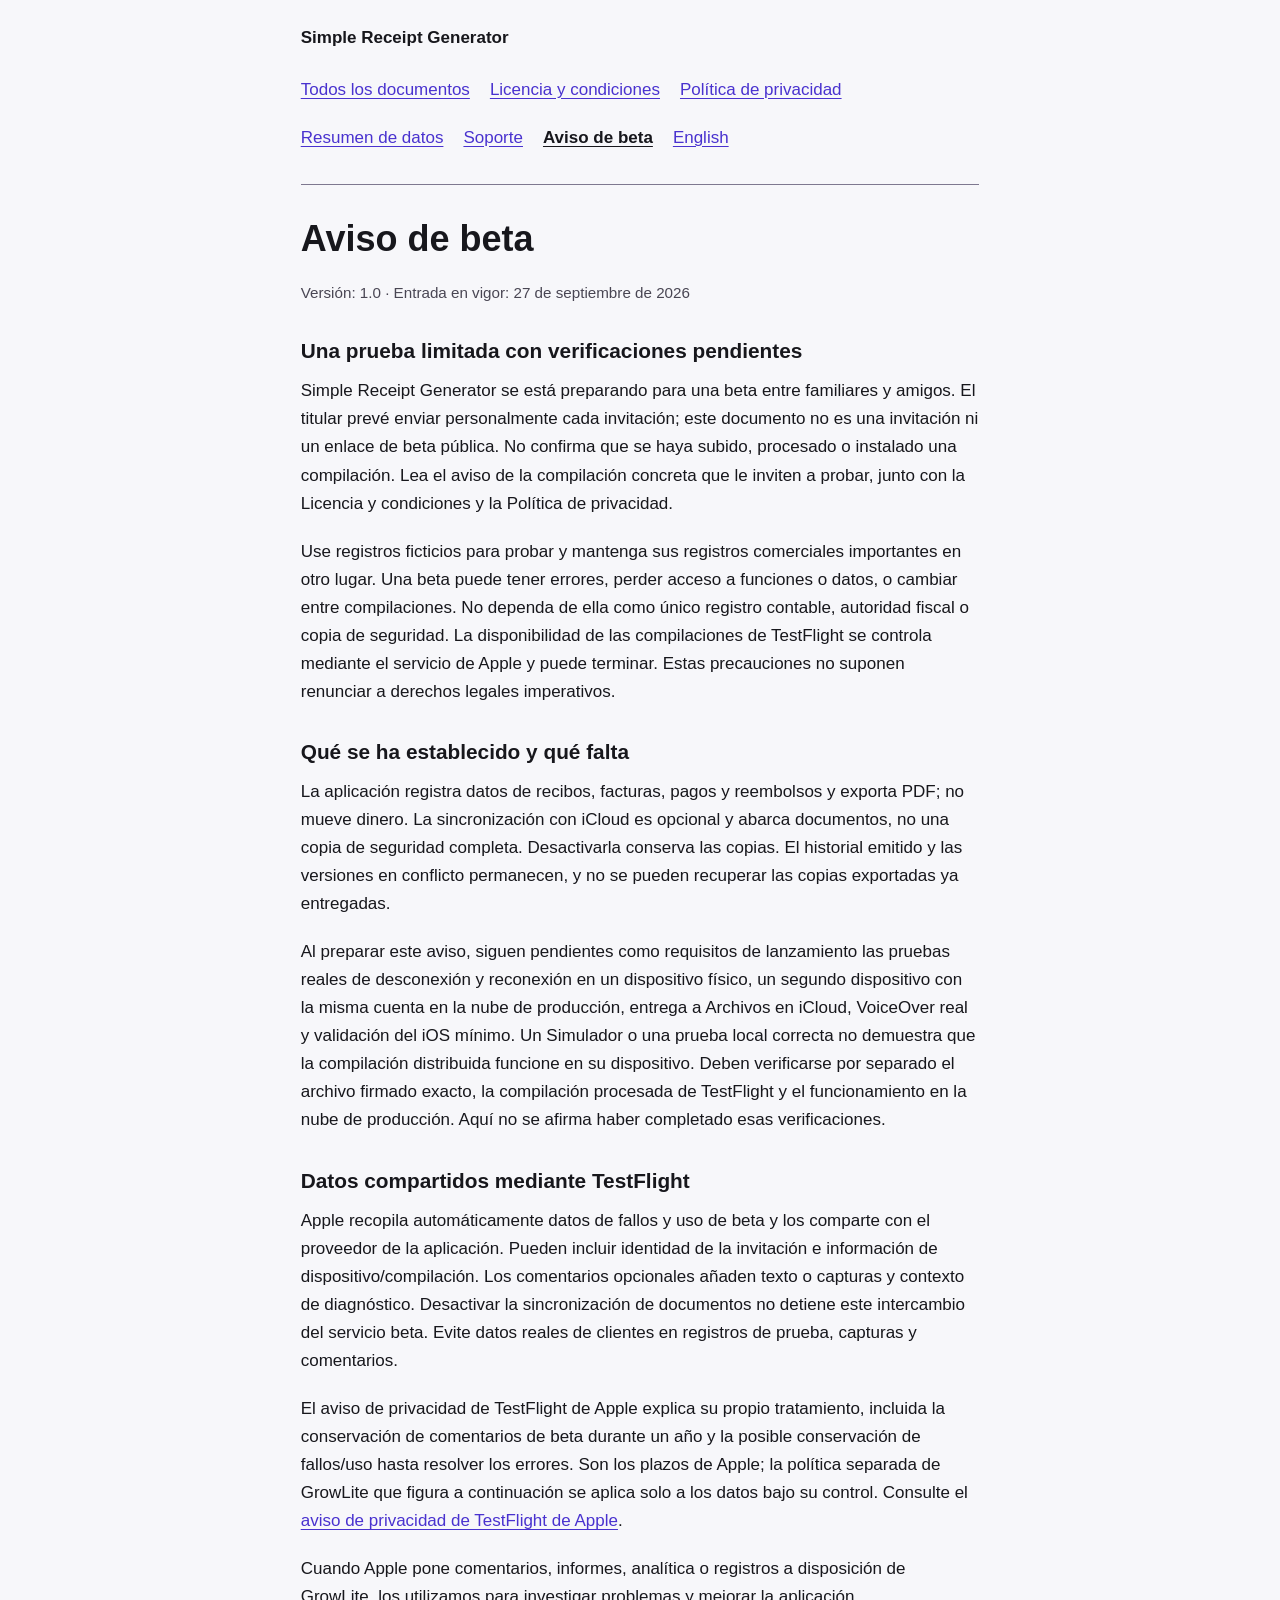
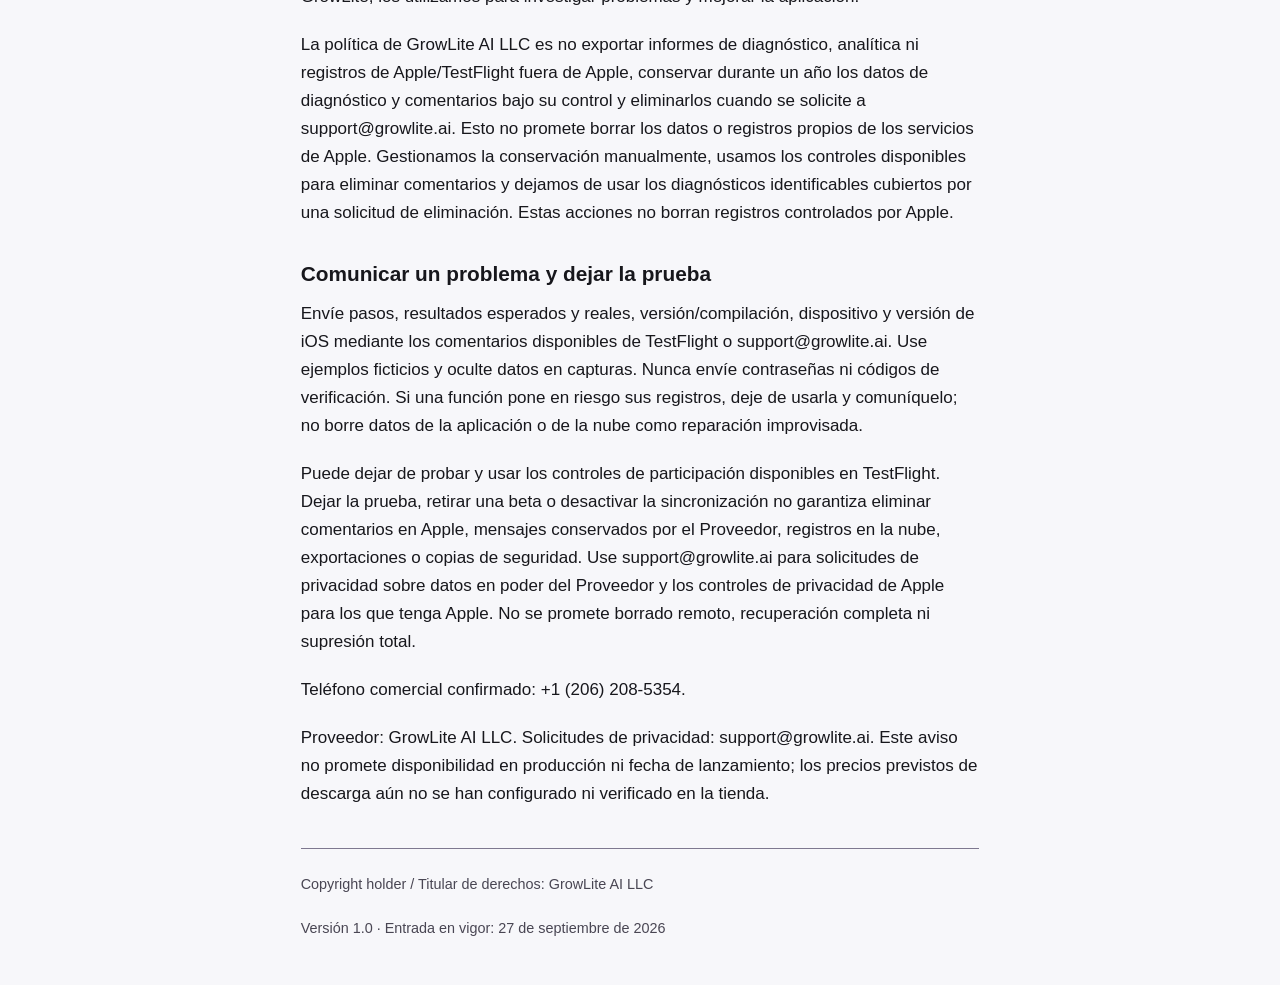
<file: es/beta-notice.html>
<!doctype html>
<html lang="es"><head><meta charset="utf-8"><meta name="viewport" content="width=device-width, initial-scale=1"><title>Aviso de beta · Simple Receipt Generator</title><link rel="stylesheet" href="../styles.css"></head>
<body><!-- THESIS: Read mode, a plain-language legal reading set with visible version and effective date.
OWN-WORLD: DESIGN.md near-white and adaptive dark canvas, violet links, system type, quiet rules.
STORY: Choose language and document, read complete terms, review the applicable version.
FIRST VIEWPORT: Product name, language/document navigation, title, version and effective date, body.
FORM: Brief-pinned semantic text document; no concept seed required for this precisely scoped preview.
FINISH: unreviewed and undocumented is unfinished; this build ends with the finish review, the verdict, and DESIGN.md --><a class="skip" href="#content">Ir al contenido</a><header><p class="brand">Simple Receipt Generator</p><nav aria-label="Documentos"><a href="../index.html">Todos los documentos</a> <a href="license-and-terms.html">Licencia y condiciones</a> <a href="privacy-policy.html">Política de privacidad</a> <a href="data-summary.html">Resumen de datos</a> <a href="support.html">Soporte</a> <a href="beta-notice.html" aria-current="page">Aviso de beta</a> <a href="../en/beta-notice.html" lang="en">English</a></nav></header><main id="content" tabindex="-1"><h1>Aviso de beta</h1>
<p class="version">Versión: 1.0 · Entrada en vigor: 27 de septiembre de 2026</p>
<h2>Una prueba limitada con verificaciones pendientes</h2>
<p>Simple Receipt Generator se está preparando para una beta entre familiares y amigos. El titular prevé enviar personalmente cada invitación; este documento no es una invitación ni un enlace de beta pública. No confirma que se haya subido, procesado o instalado una compilación. Lea el aviso de la compilación concreta que le inviten a probar, junto con la Licencia y condiciones y la Política de privacidad.</p>
<p>Use registros ficticios para probar y mantenga sus registros comerciales importantes en otro lugar. Una beta puede tener errores, perder acceso a funciones o datos, o cambiar entre compilaciones. No dependa de ella como único registro contable, autoridad fiscal o copia de seguridad. La disponibilidad de las compilaciones de TestFlight se controla mediante el servicio de Apple y puede terminar. Estas precauciones no suponen renunciar a derechos legales imperativos.</p>
<h2>Qué se ha establecido y qué falta</h2>
<p>La aplicación registra datos de recibos, facturas, pagos y reembolsos y exporta PDF; no mueve dinero. La sincronización con iCloud es opcional y abarca documentos, no una copia de seguridad completa. Desactivarla conserva las copias. El historial emitido y las versiones en conflicto permanecen, y no se pueden recuperar las copias exportadas ya entregadas.</p>
<p>Al preparar este aviso, siguen pendientes como requisitos de lanzamiento las pruebas reales de desconexión y reconexión en un dispositivo físico, un segundo dispositivo con la misma cuenta en la nube de producción, entrega a Archivos en iCloud, VoiceOver real y validación del iOS mínimo. Un Simulador o una prueba local correcta no demuestra que la compilación distribuida funcione en su dispositivo. Deben verificarse por separado el archivo firmado exacto, la compilación procesada de TestFlight y el funcionamiento en la nube de producción. Aquí no se afirma haber completado esas verificaciones.</p>
<h2>Datos compartidos mediante TestFlight</h2>
<p>Apple recopila automáticamente datos de fallos y uso de beta y los comparte con el proveedor de la aplicación. Pueden incluir identidad de la invitación e información de dispositivo/compilación. Los comentarios opcionales añaden texto o capturas y contexto de diagnóstico. Desactivar la sincronización de documentos no detiene este intercambio del servicio beta. Evite datos reales de clientes en registros de prueba, capturas y comentarios.</p>
<p>El aviso de privacidad de TestFlight de Apple explica su propio tratamiento, incluida la conservación de comentarios de beta durante un año y la posible conservación de fallos/uso hasta resolver los errores. Son los plazos de Apple; la política separada de GrowLite que figura a continuación se aplica solo a los datos bajo su control. Consulte el <a href="https://www.apple.com/legal/privacy/data/en/test-flight/">aviso de privacidad de TestFlight de Apple</a>.</p>
<p>Cuando Apple pone comentarios, informes, analítica o registros a disposición de GrowLite, los utilizamos para investigar problemas y mejorar la aplicación.</p>
<p>La política de GrowLite AI LLC es no exportar informes de diagnóstico, analítica ni registros de Apple/TestFlight fuera de Apple, conservar durante un año los datos de diagnóstico y comentarios bajo su control y eliminarlos cuando se solicite a support@growlite.ai. Esto no promete borrar los datos o registros propios de los servicios de Apple. Gestionamos la conservación manualmente, usamos los controles disponibles para eliminar comentarios y dejamos de usar los diagnósticos identificables cubiertos por una solicitud de eliminación. Estas acciones no borran registros controlados por Apple.</p>
<h2>Comunicar un problema y dejar la prueba</h2>
<p>Envíe pasos, resultados esperados y reales, versión/compilación, dispositivo y versión de iOS mediante los comentarios disponibles de TestFlight o support@growlite.ai. Use ejemplos ficticios y oculte datos en capturas. Nunca envíe contraseñas ni códigos de verificación. Si una función pone en riesgo sus registros, deje de usarla y comuníquelo; no borre datos de la aplicación o de la nube como reparación improvisada.</p>
<p>Puede dejar de probar y usar los controles de participación disponibles en TestFlight. Dejar la prueba, retirar una beta o desactivar la sincronización no garantiza eliminar comentarios en Apple, mensajes conservados por el Proveedor, registros en la nube, exportaciones o copias de seguridad. Use support@growlite.ai para solicitudes de privacidad sobre datos en poder del Proveedor y los controles de privacidad de Apple para los que tenga Apple. No se promete borrado remoto, recuperación completa ni supresión total.</p>
<p>Teléfono comercial confirmado: +1 (206) 208-5354.</p>
<p>Proveedor: GrowLite AI LLC. Solicitudes de privacidad: support@growlite.ai. Este aviso no promete disponibilidad en producción ni fecha de lanzamiento; los precios previstos de descarga aún no se han configurado ni verificado en la tienda.</p></main><footer><p>Copyright holder / Titular de derechos: GrowLite AI LLC</p><p>Versión 1.0 · Entrada en vigor: 27 de septiembre de 2026</p></footer></body></html>
</file>
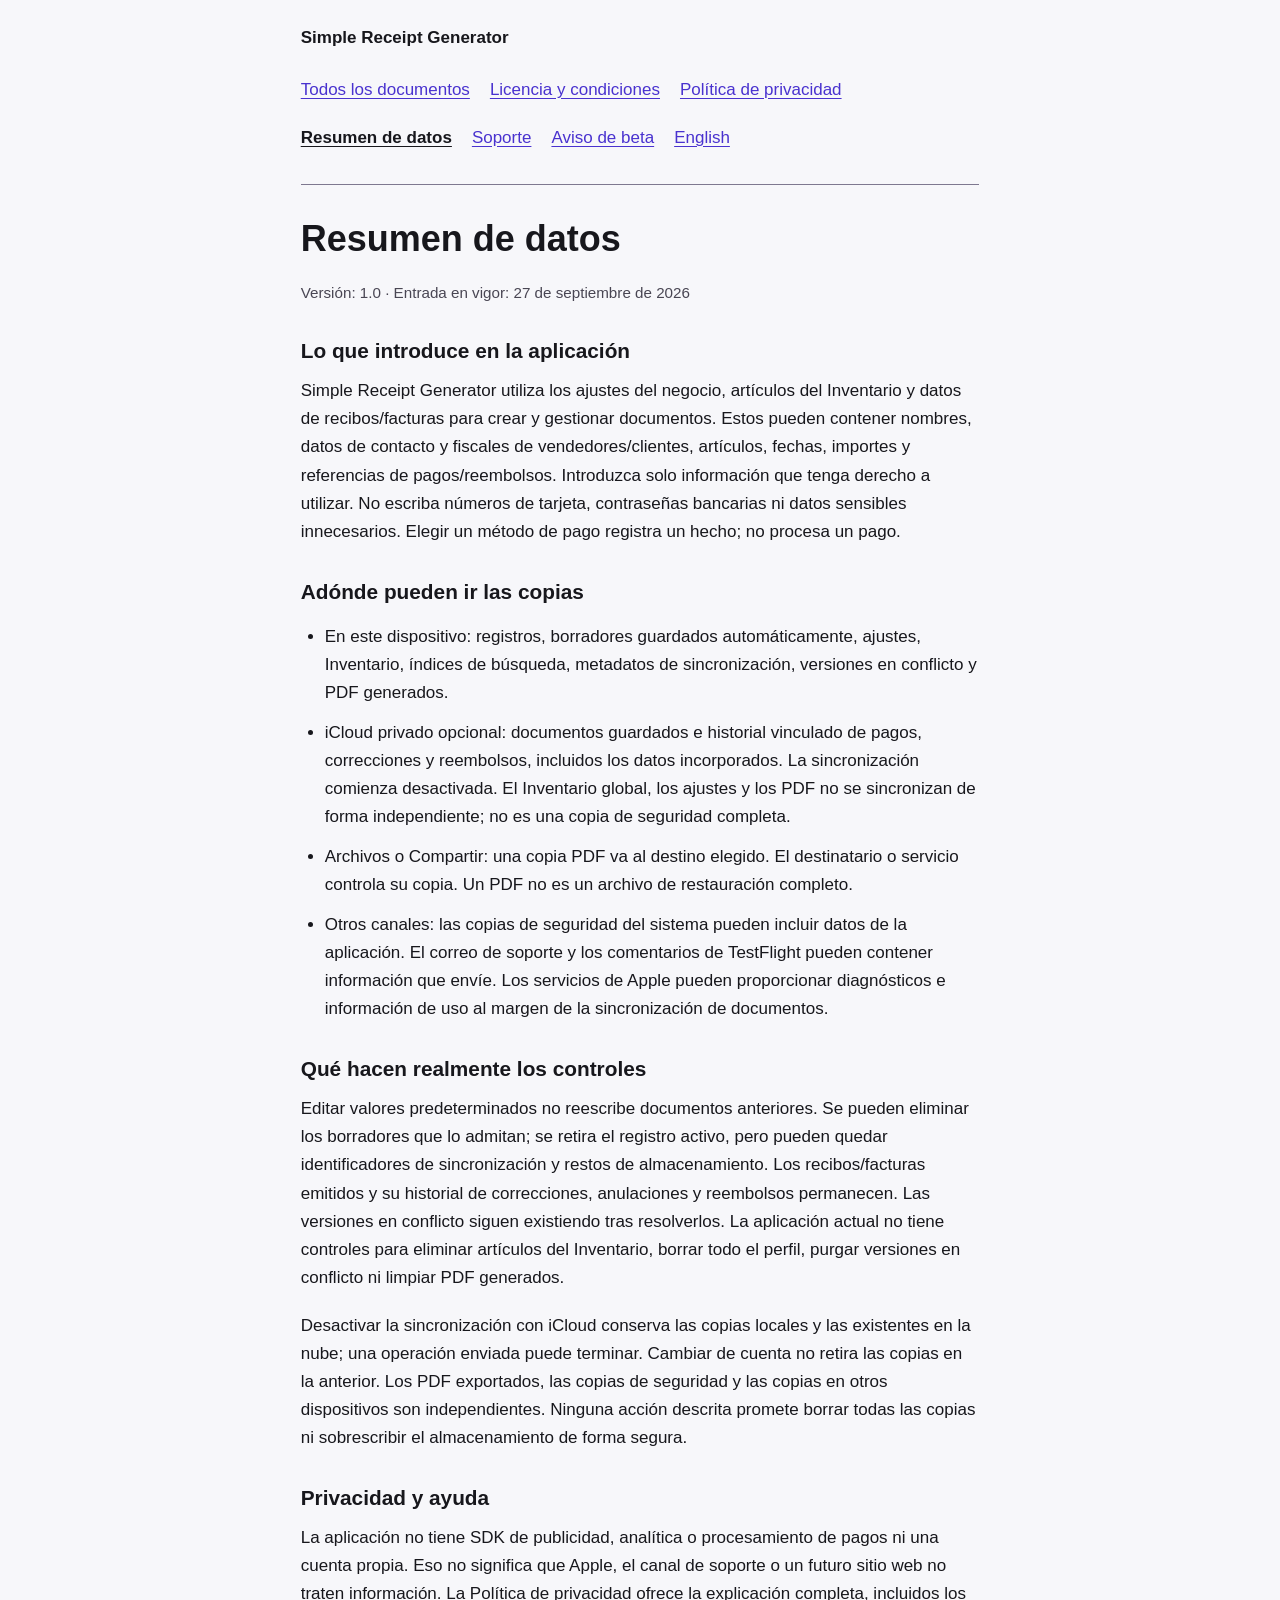
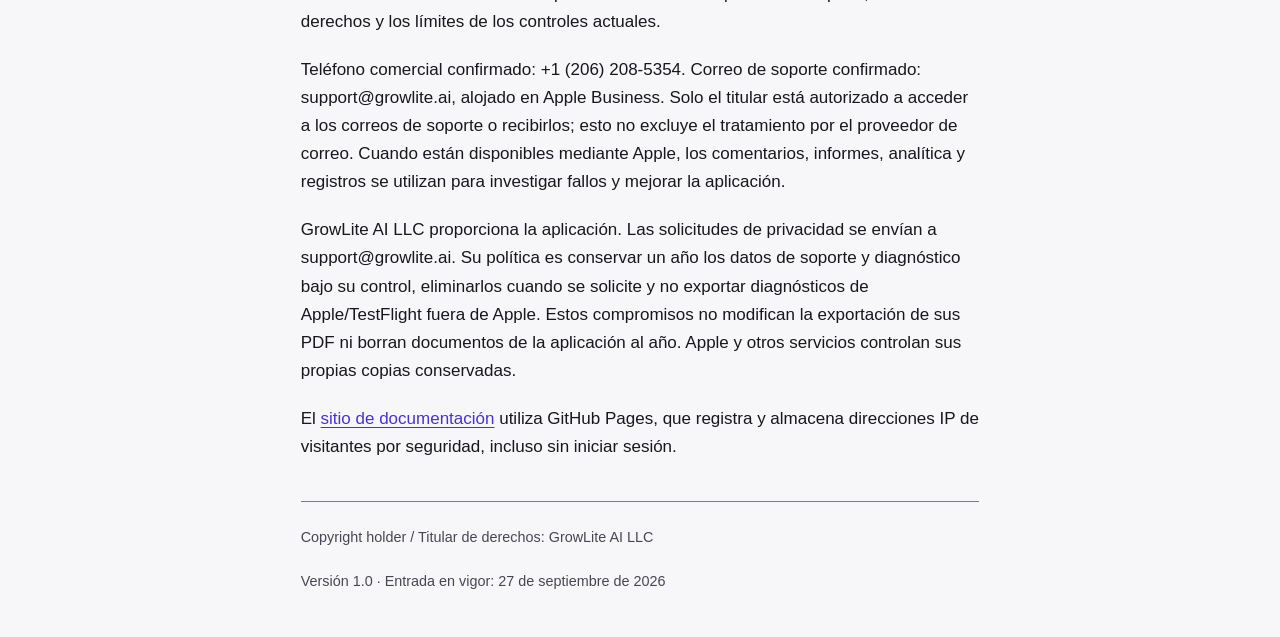
<file: es/data-summary.html>
<!doctype html>
<html lang="es"><head><meta charset="utf-8"><meta name="viewport" content="width=device-width, initial-scale=1"><title>Resumen de datos · Simple Receipt Generator</title><link rel="stylesheet" href="../styles.css"></head>
<body><!-- THESIS: Read mode, a plain-language legal reading set with visible version and effective date.
OWN-WORLD: DESIGN.md near-white and adaptive dark canvas, violet links, system type, quiet rules.
STORY: Choose language and document, read complete terms, review the applicable version.
FIRST VIEWPORT: Product name, language/document navigation, title, version and effective date, body.
FORM: Brief-pinned semantic text document; no concept seed required for this precisely scoped preview.
FINISH: unreviewed and undocumented is unfinished; this build ends with the finish review, the verdict, and DESIGN.md --><a class="skip" href="#content">Ir al contenido</a><header><p class="brand">Simple Receipt Generator</p><nav aria-label="Documentos"><a href="../index.html">Todos los documentos</a> <a href="license-and-terms.html">Licencia y condiciones</a> <a href="privacy-policy.html">Política de privacidad</a> <a href="data-summary.html" aria-current="page">Resumen de datos</a> <a href="support.html">Soporte</a> <a href="beta-notice.html">Aviso de beta</a> <a href="../en/data-summary.html" lang="en">English</a></nav></header><main id="content" tabindex="-1"><h1>Resumen de datos</h1>
<p class="version">Versión: 1.0 · Entrada en vigor: 27 de septiembre de 2026</p>
<h2>Lo que introduce en la aplicación</h2>
<p>Simple Receipt Generator utiliza los ajustes del negocio, artículos del Inventario y datos de recibos/facturas para crear y gestionar documentos. Estos pueden contener nombres, datos de contacto y fiscales de vendedores/clientes, artículos, fechas, importes y referencias de pagos/reembolsos. Introduzca solo información que tenga derecho a utilizar. No escriba números de tarjeta, contraseñas bancarias ni datos sensibles innecesarios. Elegir un método de pago registra un hecho; no procesa un pago.</p>
<h2>Adónde pueden ir las copias</h2>
<ul><li>En este dispositivo: registros, borradores guardados automáticamente, ajustes, Inventario, índices de búsqueda, metadatos de sincronización, versiones en conflicto y PDF generados.</li><li>iCloud privado opcional: documentos guardados e historial vinculado de pagos, correcciones y reembolsos, incluidos los datos incorporados. La sincronización comienza desactivada. El Inventario global, los ajustes y los PDF no se sincronizan de forma independiente; no es una copia de seguridad completa.</li><li>Archivos o Compartir: una copia PDF va al destino elegido. El destinatario o servicio controla su copia. Un PDF no es un archivo de restauración completo.</li><li>Otros canales: las copias de seguridad del sistema pueden incluir datos de la aplicación. El correo de soporte y los comentarios de TestFlight pueden contener información que envíe. Los servicios de Apple pueden proporcionar diagnósticos e información de uso al margen de la sincronización de documentos.</li></ul>
<h2>Qué hacen realmente los controles</h2>
<p>Editar valores predeterminados no reescribe documentos anteriores. Se pueden eliminar los borradores que lo admitan; se retira el registro activo, pero pueden quedar identificadores de sincronización y restos de almacenamiento. Los recibos/facturas emitidos y su historial de correcciones, anulaciones y reembolsos permanecen. Las versiones en conflicto siguen existiendo tras resolverlos. La aplicación actual no tiene controles para eliminar artículos del Inventario, borrar todo el perfil, purgar versiones en conflicto ni limpiar PDF generados.</p>
<p>Desactivar la sincronización con iCloud conserva las copias locales y las existentes en la nube; una operación enviada puede terminar. Cambiar de cuenta no retira las copias en la anterior. Los PDF exportados, las copias de seguridad y las copias en otros dispositivos son independientes. Ninguna acción descrita promete borrar todas las copias ni sobrescribir el almacenamiento de forma segura.</p>
<h2>Privacidad y ayuda</h2>
<p>La aplicación no tiene SDK de publicidad, analítica o procesamiento de pagos ni una cuenta propia. Eso no significa que Apple, el canal de soporte o un futuro sitio web no traten información. La Política de privacidad ofrece la explicación completa, incluidos los derechos y los límites de los controles actuales.</p>
<p>Teléfono comercial confirmado: +1 (206) 208-5354. Correo de soporte confirmado: support@growlite.ai, alojado en Apple Business. Solo el titular está autorizado a acceder a los correos de soporte o recibirlos; esto no excluye el tratamiento por el proveedor de correo. Cuando están disponibles mediante Apple, los comentarios, informes, analítica y registros se utilizan para investigar fallos y mejorar la aplicación.</p>
<p>GrowLite AI LLC proporciona la aplicación. Las solicitudes de privacidad se envían a support@growlite.ai. Su política es conservar un año los datos de soporte y diagnóstico bajo su control, eliminarlos cuando se solicite y no exportar diagnósticos de Apple/TestFlight fuera de Apple. Estos compromisos no modifican la exportación de sus PDF ni borran documentos de la aplicación al año. Apple y otros servicios controlan sus propias copias conservadas.</p>
<p>El <a href="https://growlite.github.io/simple-receipt-generator-docs/">sitio de documentación</a> utiliza GitHub Pages, que registra y almacena direcciones IP de visitantes por seguridad, incluso sin iniciar sesión.</p></main><footer><p>Copyright holder / Titular de derechos: GrowLite AI LLC</p><p>Versión 1.0 · Entrada en vigor: 27 de septiembre de 2026</p></footer></body></html>
</file>
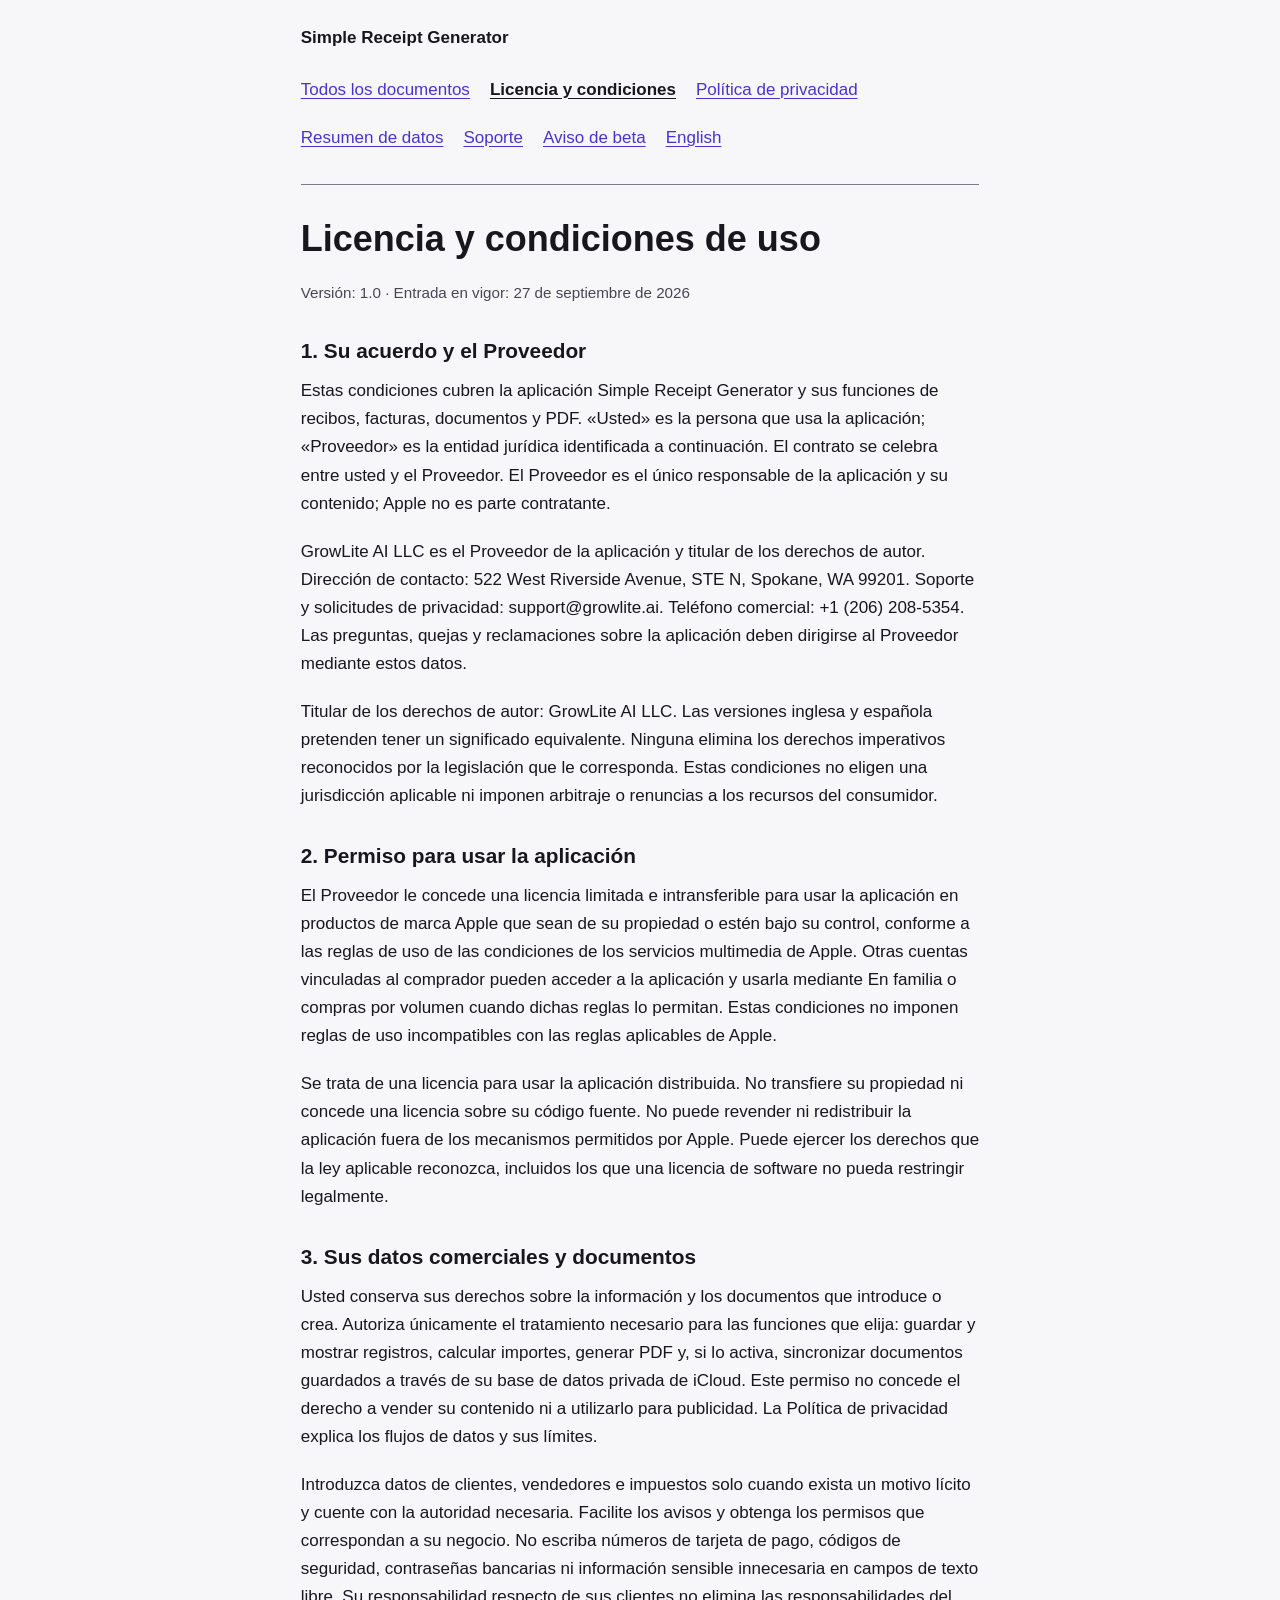
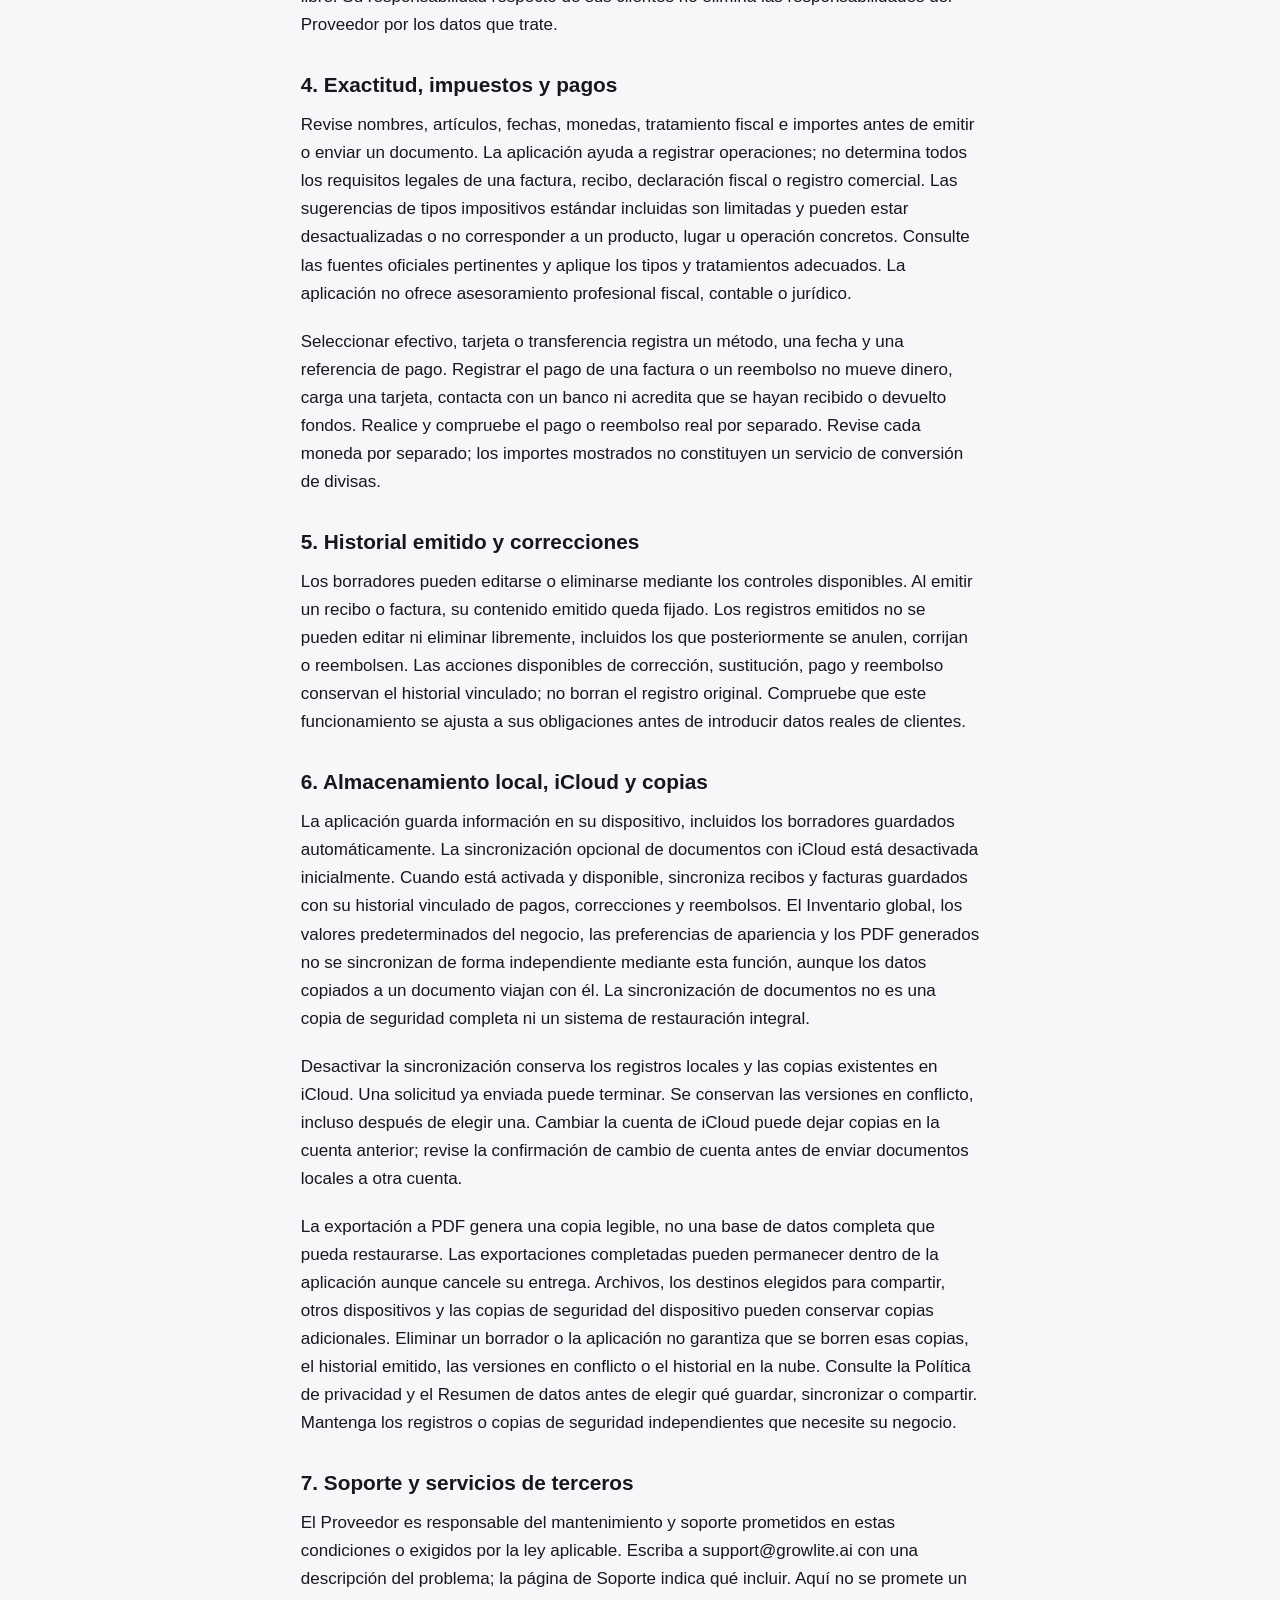
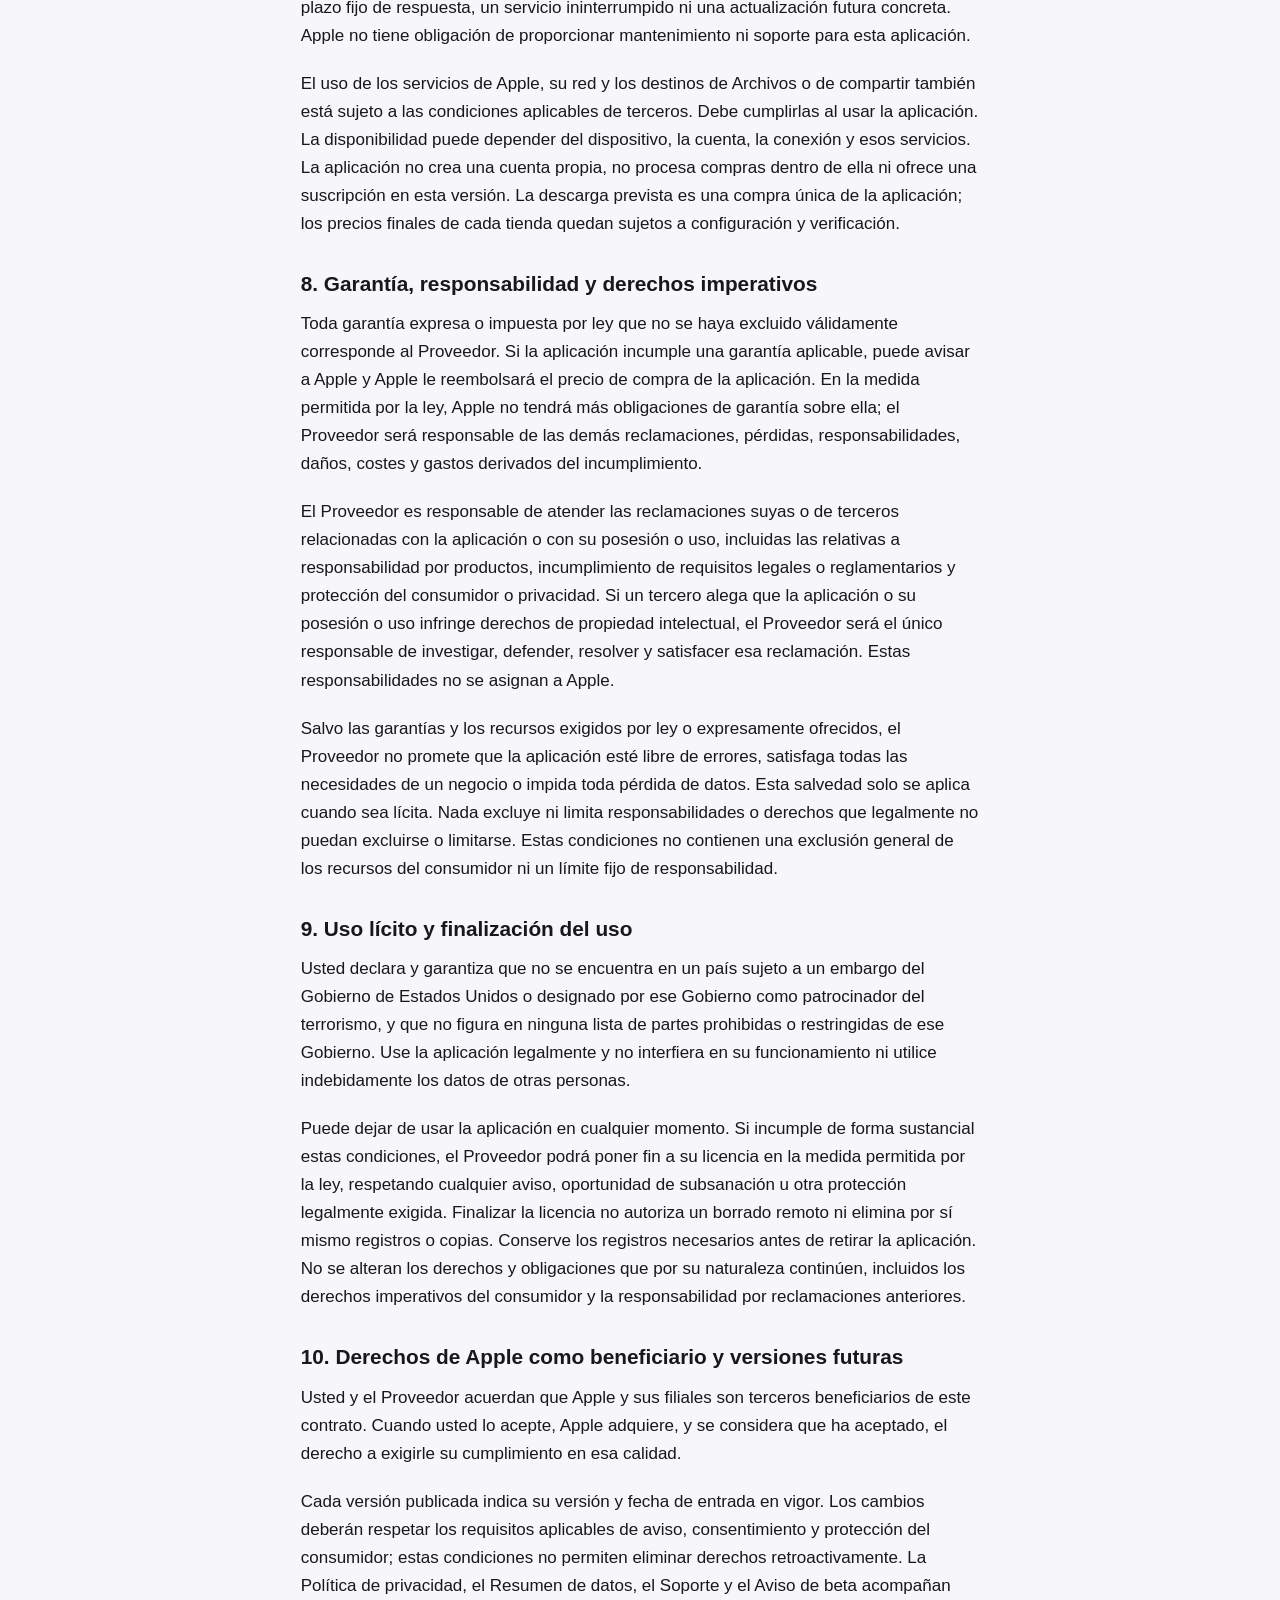
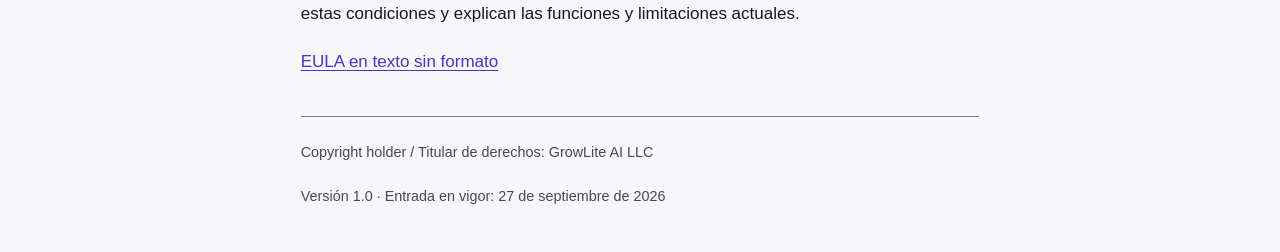
<file: es/license-and-terms.html>
<!doctype html>
<html lang="es"><head><meta charset="utf-8"><meta name="viewport" content="width=device-width, initial-scale=1"><title>Licencia y condiciones · Simple Receipt Generator</title><link rel="stylesheet" href="../styles.css"></head>
<body><!-- THESIS: Read mode, a plain-language legal reading set with visible version and effective date.
OWN-WORLD: DESIGN.md near-white and adaptive dark canvas, violet links, system type, quiet rules.
STORY: Choose language and document, read complete terms, review the applicable version.
FIRST VIEWPORT: Product name, language/document navigation, title, version and effective date, body.
FORM: Brief-pinned semantic text document; no concept seed required for this precisely scoped preview.
FINISH: unreviewed and undocumented is unfinished; this build ends with the finish review, the verdict, and DESIGN.md --><a class="skip" href="#content">Ir al contenido</a><header><p class="brand">Simple Receipt Generator</p><nav aria-label="Documentos"><a href="../index.html">Todos los documentos</a> <a href="license-and-terms.html" aria-current="page">Licencia y condiciones</a> <a href="privacy-policy.html">Política de privacidad</a> <a href="data-summary.html">Resumen de datos</a> <a href="support.html">Soporte</a> <a href="beta-notice.html">Aviso de beta</a> <a href="../en/license-and-terms.html" lang="en">English</a></nav></header><main id="content" tabindex="-1"><h1>Licencia y condiciones de uso</h1>
<p class="version">Versión: 1.0 · Entrada en vigor: 27 de septiembre de 2026</p>
<h2>1. Su acuerdo y el Proveedor</h2>
<p>Estas condiciones cubren la aplicación Simple Receipt Generator y sus funciones de recibos, facturas, documentos y PDF. «Usted» es la persona que usa la aplicación; «Proveedor» es la entidad jurídica identificada a continuación. El contrato se celebra entre usted y el Proveedor. El Proveedor es el único responsable de la aplicación y su contenido; Apple no es parte contratante.</p>
<p>GrowLite AI LLC es el Proveedor de la aplicación y titular de los derechos de autor. Dirección de contacto: 522 West Riverside Avenue, STE N, Spokane, WA 99201. Soporte y solicitudes de privacidad: support@growlite.ai. Teléfono comercial: +1 (206) 208-5354. Las preguntas, quejas y reclamaciones sobre la aplicación deben dirigirse al Proveedor mediante estos datos.</p>
<p>Titular de los derechos de autor: GrowLite AI LLC. Las versiones inglesa y española pretenden tener un significado equivalente. Ninguna elimina los derechos imperativos reconocidos por la legislación que le corresponda. Estas condiciones no eligen una jurisdicción aplicable ni imponen arbitraje o renuncias a los recursos del consumidor.</p>
<h2>2. Permiso para usar la aplicación</h2>
<p>El Proveedor le concede una licencia limitada e intransferible para usar la aplicación en productos de marca Apple que sean de su propiedad o estén bajo su control, conforme a las reglas de uso de las condiciones de los servicios multimedia de Apple. Otras cuentas vinculadas al comprador pueden acceder a la aplicación y usarla mediante En familia o compras por volumen cuando dichas reglas lo permitan. Estas condiciones no imponen reglas de uso incompatibles con las reglas aplicables de Apple.</p>
<p>Se trata de una licencia para usar la aplicación distribuida. No transfiere su propiedad ni concede una licencia sobre su código fuente. No puede revender ni redistribuir la aplicación fuera de los mecanismos permitidos por Apple. Puede ejercer los derechos que la ley aplicable reconozca, incluidos los que una licencia de software no pueda restringir legalmente.</p>
<h2>3. Sus datos comerciales y documentos</h2>
<p>Usted conserva sus derechos sobre la información y los documentos que introduce o crea. Autoriza únicamente el tratamiento necesario para las funciones que elija: guardar y mostrar registros, calcular importes, generar PDF y, si lo activa, sincronizar documentos guardados a través de su base de datos privada de iCloud. Este permiso no concede el derecho a vender su contenido ni a utilizarlo para publicidad. La Política de privacidad explica los flujos de datos y sus límites.</p>
<p>Introduzca datos de clientes, vendedores e impuestos solo cuando exista un motivo lícito y cuente con la autoridad necesaria. Facilite los avisos y obtenga los permisos que correspondan a su negocio. No escriba números de tarjeta de pago, códigos de seguridad, contraseñas bancarias ni información sensible innecesaria en campos de texto libre. Su responsabilidad respecto de sus clientes no elimina las responsabilidades del Proveedor por los datos que trate.</p>
<h2>4. Exactitud, impuestos y pagos</h2>
<p>Revise nombres, artículos, fechas, monedas, tratamiento fiscal e importes antes de emitir o enviar un documento. La aplicación ayuda a registrar operaciones; no determina todos los requisitos legales de una factura, recibo, declaración fiscal o registro comercial. Las sugerencias de tipos impositivos estándar incluidas son limitadas y pueden estar desactualizadas o no corresponder a un producto, lugar u operación concretos. Consulte las fuentes oficiales pertinentes y aplique los tipos y tratamientos adecuados. La aplicación no ofrece asesoramiento profesional fiscal, contable o jurídico.</p>
<p>Seleccionar efectivo, tarjeta o transferencia registra un método, una fecha y una referencia de pago. Registrar el pago de una factura o un reembolso no mueve dinero, carga una tarjeta, contacta con un banco ni acredita que se hayan recibido o devuelto fondos. Realice y compruebe el pago o reembolso real por separado. Revise cada moneda por separado; los importes mostrados no constituyen un servicio de conversión de divisas.</p>
<h2>5. Historial emitido y correcciones</h2>
<p>Los borradores pueden editarse o eliminarse mediante los controles disponibles. Al emitir un recibo o factura, su contenido emitido queda fijado. Los registros emitidos no se pueden editar ni eliminar libremente, incluidos los que posteriormente se anulen, corrijan o reembolsen. Las acciones disponibles de corrección, sustitución, pago y reembolso conservan el historial vinculado; no borran el registro original. Compruebe que este funcionamiento se ajusta a sus obligaciones antes de introducir datos reales de clientes.</p>
<h2>6. Almacenamiento local, iCloud y copias</h2>
<p>La aplicación guarda información en su dispositivo, incluidos los borradores guardados automáticamente. La sincronización opcional de documentos con iCloud está desactivada inicialmente. Cuando está activada y disponible, sincroniza recibos y facturas guardados con su historial vinculado de pagos, correcciones y reembolsos. El Inventario global, los valores predeterminados del negocio, las preferencias de apariencia y los PDF generados no se sincronizan de forma independiente mediante esta función, aunque los datos copiados a un documento viajan con él. La sincronización de documentos no es una copia de seguridad completa ni un sistema de restauración integral.</p>
<p>Desactivar la sincronización conserva los registros locales y las copias existentes en iCloud. Una solicitud ya enviada puede terminar. Se conservan las versiones en conflicto, incluso después de elegir una. Cambiar la cuenta de iCloud puede dejar copias en la cuenta anterior; revise la confirmación de cambio de cuenta antes de enviar documentos locales a otra cuenta.</p>
<p>La exportación a PDF genera una copia legible, no una base de datos completa que pueda restaurarse. Las exportaciones completadas pueden permanecer dentro de la aplicación aunque cancele su entrega. Archivos, los destinos elegidos para compartir, otros dispositivos y las copias de seguridad del dispositivo pueden conservar copias adicionales. Eliminar un borrador o la aplicación no garantiza que se borren esas copias, el historial emitido, las versiones en conflicto o el historial en la nube. Consulte la Política de privacidad y el Resumen de datos antes de elegir qué guardar, sincronizar o compartir. Mantenga los registros o copias de seguridad independientes que necesite su negocio.</p>
<h2>7. Soporte y servicios de terceros</h2>
<p>El Proveedor es responsable del mantenimiento y soporte prometidos en estas condiciones o exigidos por la ley aplicable. Escriba a support@growlite.ai con una descripción del problema; la página de Soporte indica qué incluir. Aquí no se promete un plazo fijo de respuesta, un servicio ininterrumpido ni una actualización futura concreta. Apple no tiene obligación de proporcionar mantenimiento ni soporte para esta aplicación.</p>
<p>El uso de los servicios de Apple, su red y los destinos de Archivos o de compartir también está sujeto a las condiciones aplicables de terceros. Debe cumplirlas al usar la aplicación. La disponibilidad puede depender del dispositivo, la cuenta, la conexión y esos servicios. La aplicación no crea una cuenta propia, no procesa compras dentro de ella ni ofrece una suscripción en esta versión. La descarga prevista es una compra única de la aplicación; los precios finales de cada tienda quedan sujetos a configuración y verificación.</p>
<h2>8. Garantía, responsabilidad y derechos imperativos</h2>
<p>Toda garantía expresa o impuesta por ley que no se haya excluido válidamente corresponde al Proveedor. Si la aplicación incumple una garantía aplicable, puede avisar a Apple y Apple le reembolsará el precio de compra de la aplicación. En la medida permitida por la ley, Apple no tendrá más obligaciones de garantía sobre ella; el Proveedor será responsable de las demás reclamaciones, pérdidas, responsabilidades, daños, costes y gastos derivados del incumplimiento.</p>
<p>El Proveedor es responsable de atender las reclamaciones suyas o de terceros relacionadas con la aplicación o con su posesión o uso, incluidas las relativas a responsabilidad por productos, incumplimiento de requisitos legales o reglamentarios y protección del consumidor o privacidad. Si un tercero alega que la aplicación o su posesión o uso infringe derechos de propiedad intelectual, el Proveedor será el único responsable de investigar, defender, resolver y satisfacer esa reclamación. Estas responsabilidades no se asignan a Apple.</p>
<p>Salvo las garantías y los recursos exigidos por ley o expresamente ofrecidos, el Proveedor no promete que la aplicación esté libre de errores, satisfaga todas las necesidades de un negocio o impida toda pérdida de datos. Esta salvedad solo se aplica cuando sea lícita. Nada excluye ni limita responsabilidades o derechos que legalmente no puedan excluirse o limitarse. Estas condiciones no contienen una exclusión general de los recursos del consumidor ni un límite fijo de responsabilidad.</p>
<h2>9. Uso lícito y finalización del uso</h2>
<p>Usted declara y garantiza que no se encuentra en un país sujeto a un embargo del Gobierno de Estados Unidos o designado por ese Gobierno como patrocinador del terrorismo, y que no figura en ninguna lista de partes prohibidas o restringidas de ese Gobierno. Use la aplicación legalmente y no interfiera en su funcionamiento ni utilice indebidamente los datos de otras personas.</p>
<p>Puede dejar de usar la aplicación en cualquier momento. Si incumple de forma sustancial estas condiciones, el Proveedor podrá poner fin a su licencia en la medida permitida por la ley, respetando cualquier aviso, oportunidad de subsanación u otra protección legalmente exigida. Finalizar la licencia no autoriza un borrado remoto ni elimina por sí mismo registros o copias. Conserve los registros necesarios antes de retirar la aplicación. No se alteran los derechos y obligaciones que por su naturaleza continúen, incluidos los derechos imperativos del consumidor y la responsabilidad por reclamaciones anteriores.</p>
<h2>10. Derechos de Apple como beneficiario y versiones futuras</h2>
<p>Usted y el Proveedor acuerdan que Apple y sus filiales son terceros beneficiarios de este contrato. Cuando usted lo acepte, Apple adquiere, y se considera que ha aceptado, el derecho a exigirle su cumplimiento en esa calidad.</p>
<p>Cada versión publicada indica su versión y fecha de entrada en vigor. Los cambios deberán respetar los requisitos aplicables de aviso, consentimiento y protección del consumidor; estas condiciones no permiten eliminar derechos retroactivamente. La Política de privacidad, el Resumen de datos, el Soporte y el Aviso de beta acompañan estas condiciones y explican las funciones y limitaciones actuales.</p><p><a href="../app-store-eula-es.txt">EULA en texto sin formato</a></p></main><footer><p>Copyright holder / Titular de derechos: GrowLite AI LLC</p><p>Versión 1.0 · Entrada en vigor: 27 de septiembre de 2026</p></footer></body></html>
</file>
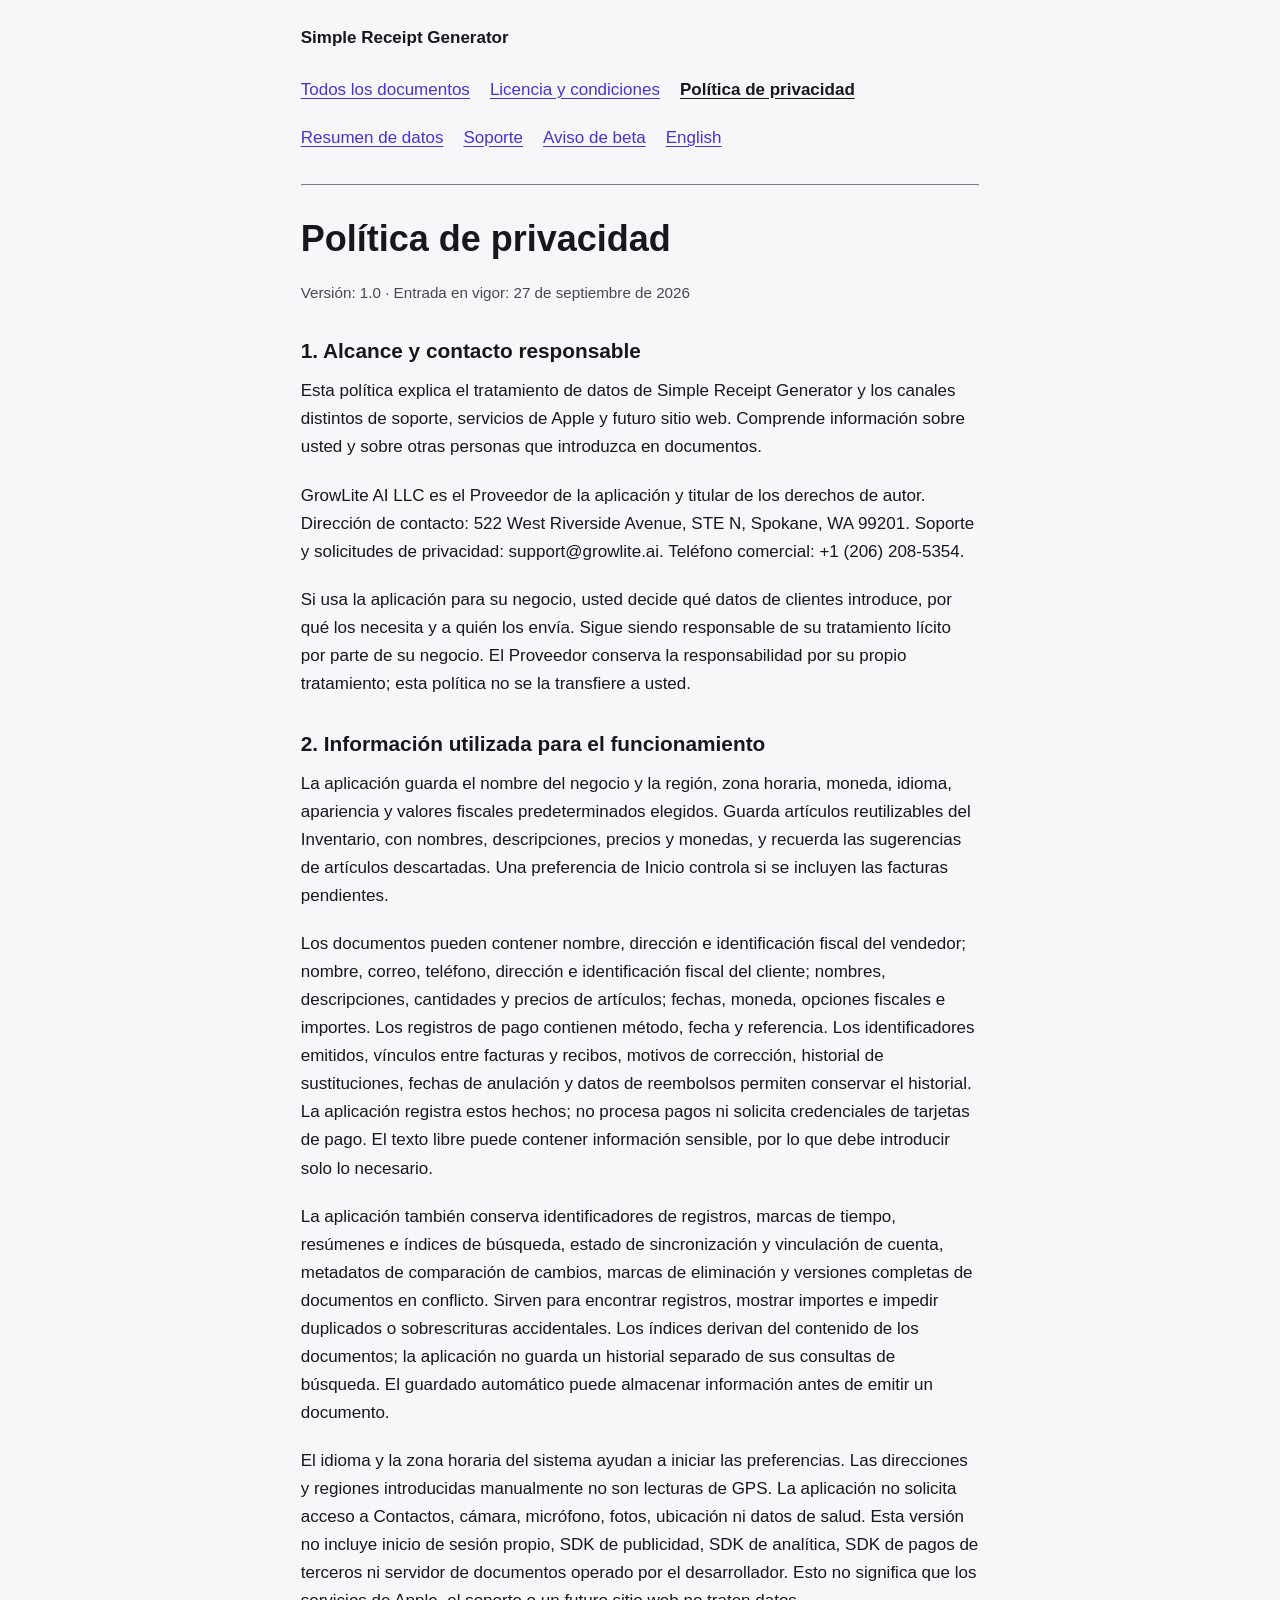
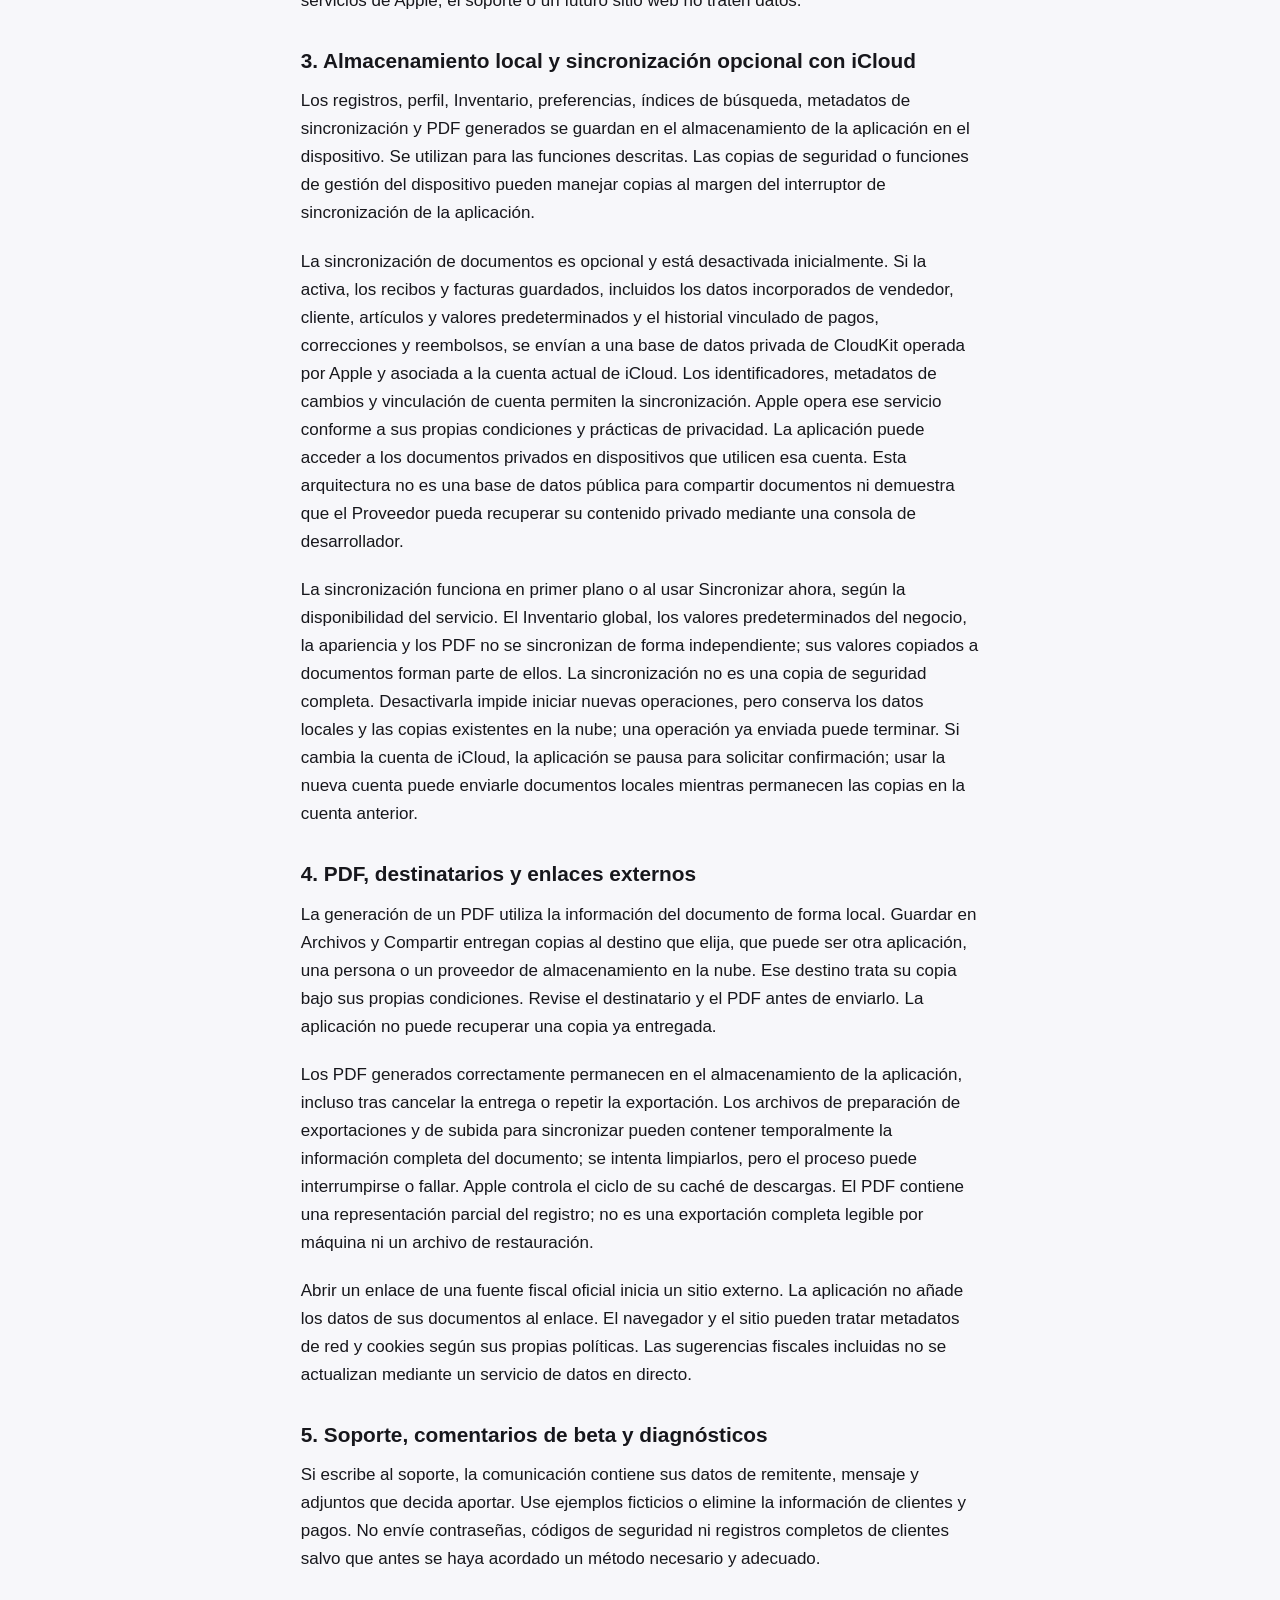
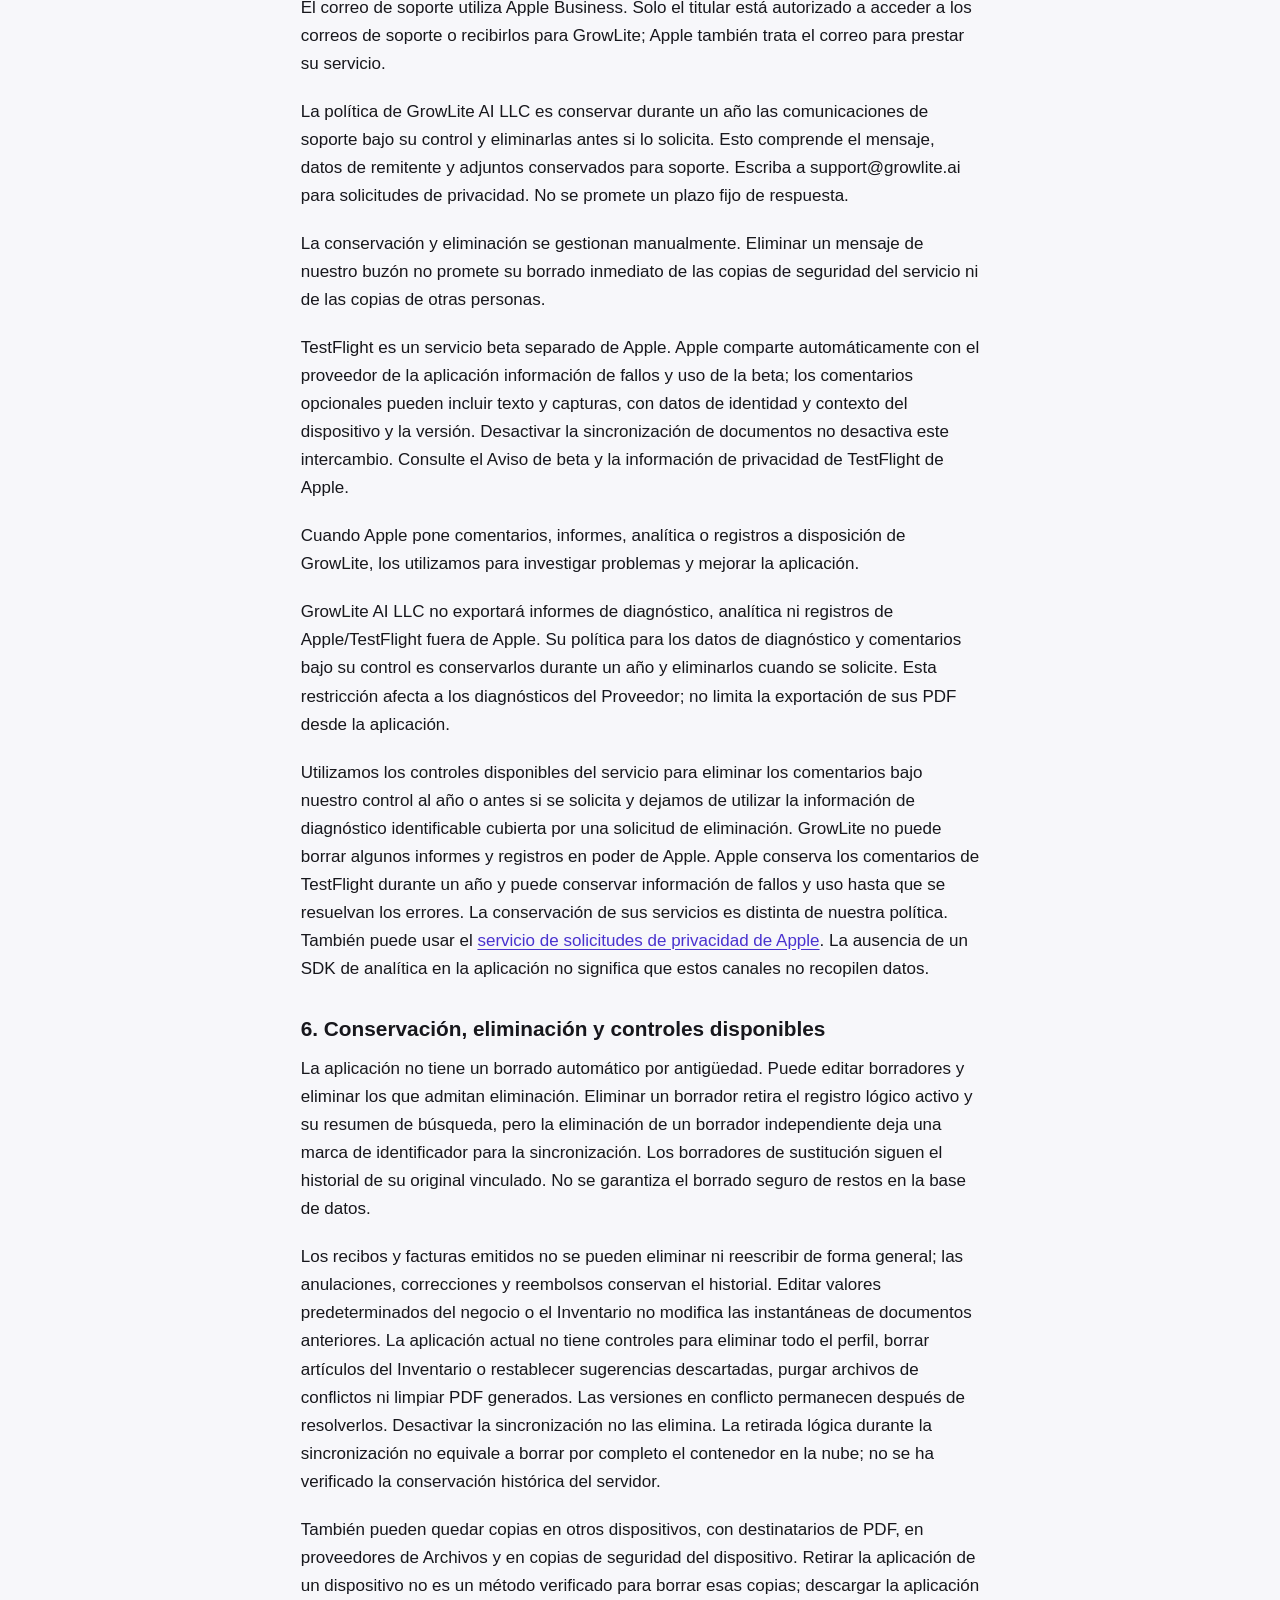
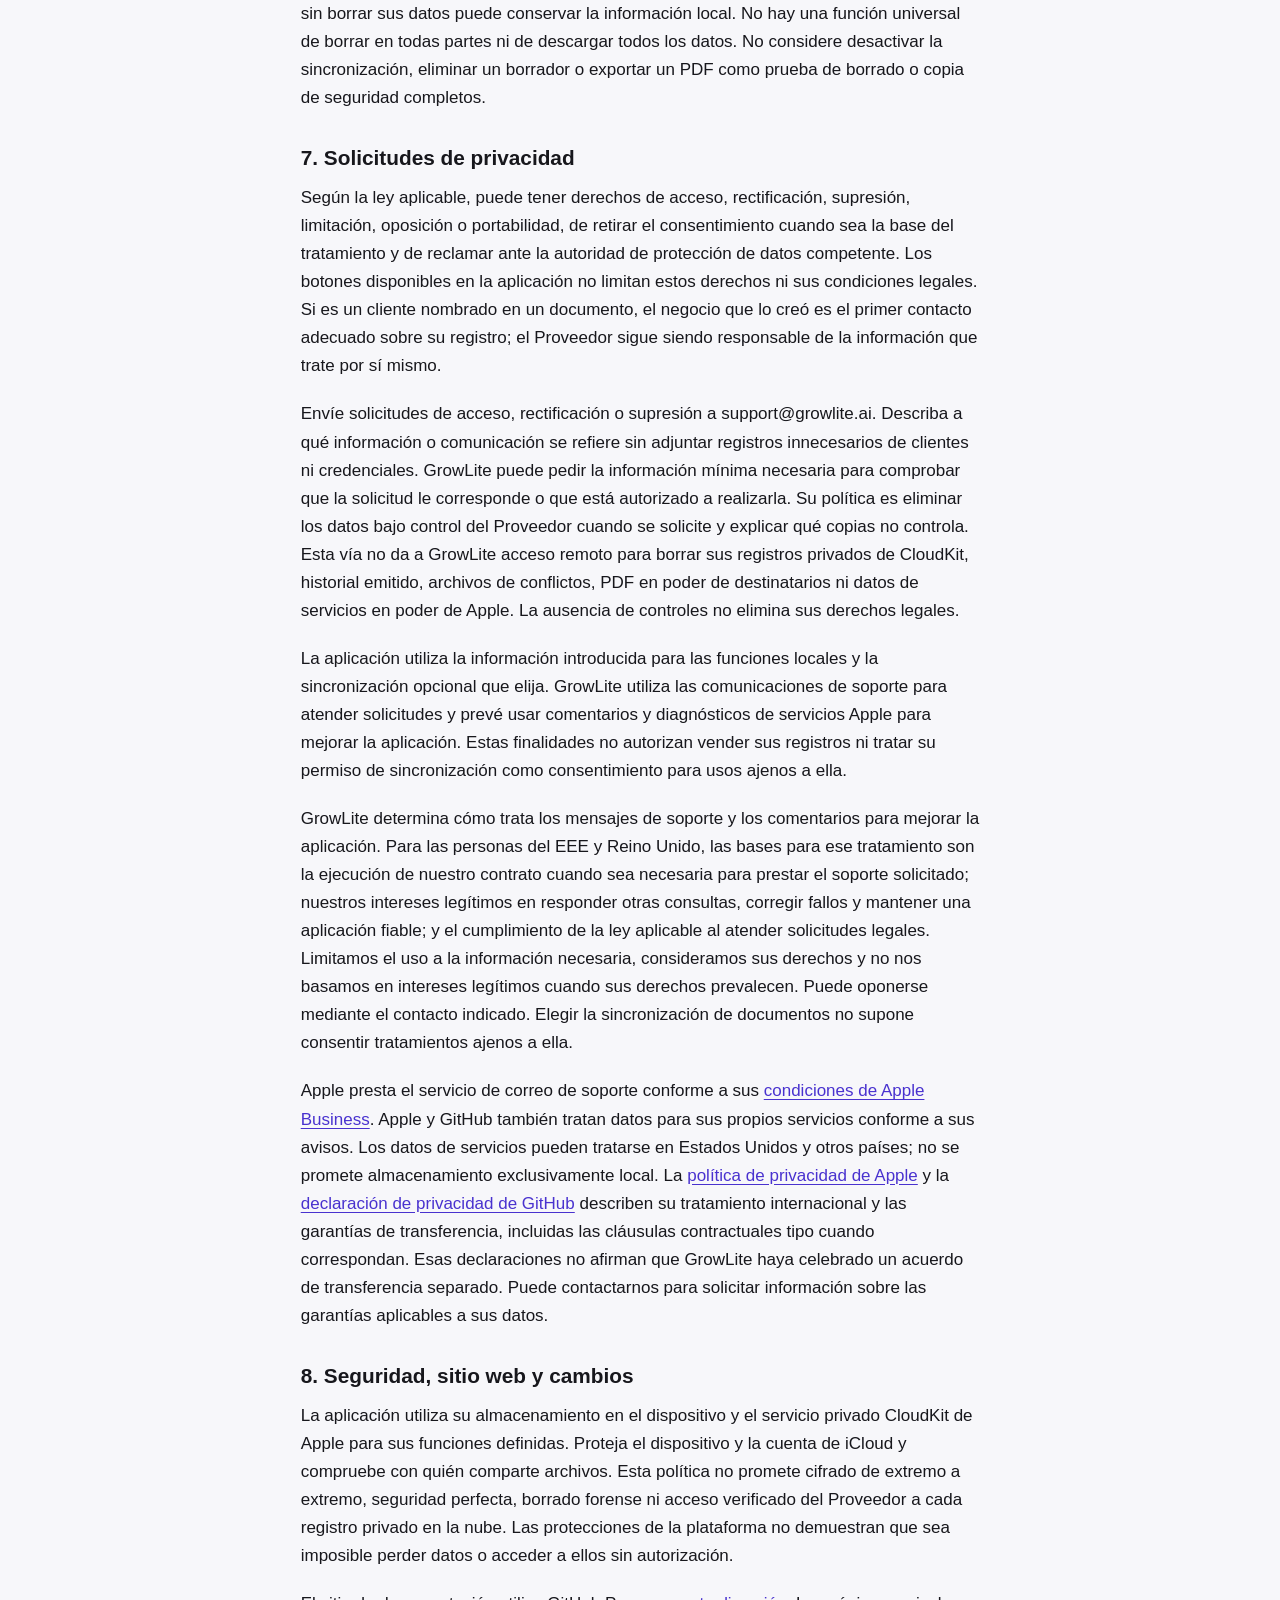
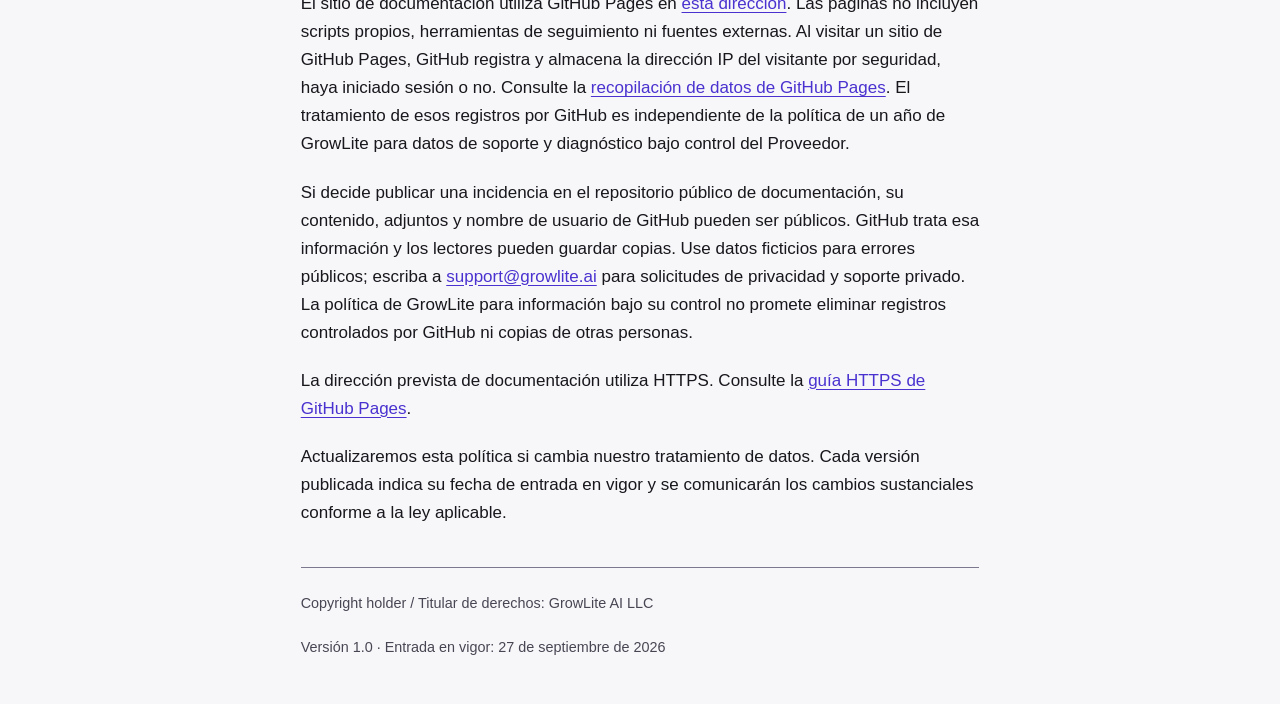
<file: es/privacy-policy.html>
<!doctype html>
<html lang="es"><head><meta charset="utf-8"><meta name="viewport" content="width=device-width, initial-scale=1"><title>Política de privacidad · Simple Receipt Generator</title><link rel="stylesheet" href="../styles.css"></head>
<body><!-- THESIS: Read mode, a plain-language legal reading set with visible version and effective date.
OWN-WORLD: DESIGN.md near-white and adaptive dark canvas, violet links, system type, quiet rules.
STORY: Choose language and document, read complete terms, review the applicable version.
FIRST VIEWPORT: Product name, language/document navigation, title, version and effective date, body.
FORM: Brief-pinned semantic text document; no concept seed required for this precisely scoped preview.
FINISH: unreviewed and undocumented is unfinished; this build ends with the finish review, the verdict, and DESIGN.md --><a class="skip" href="#content">Ir al contenido</a><header><p class="brand">Simple Receipt Generator</p><nav aria-label="Documentos"><a href="../index.html">Todos los documentos</a> <a href="license-and-terms.html">Licencia y condiciones</a> <a href="privacy-policy.html" aria-current="page">Política de privacidad</a> <a href="data-summary.html">Resumen de datos</a> <a href="support.html">Soporte</a> <a href="beta-notice.html">Aviso de beta</a> <a href="../en/privacy-policy.html" lang="en">English</a></nav></header><main id="content" tabindex="-1"><h1>Política de privacidad</h1>
<p class="version">Versión: 1.0 · Entrada en vigor: 27 de septiembre de 2026</p>
<h2>1. Alcance y contacto responsable</h2>
<p>Esta política explica el tratamiento de datos de Simple Receipt Generator y los canales distintos de soporte, servicios de Apple y futuro sitio web. Comprende información sobre usted y sobre otras personas que introduzca en documentos.</p>
<p>GrowLite AI LLC es el Proveedor de la aplicación y titular de los derechos de autor. Dirección de contacto: 522 West Riverside Avenue, STE N, Spokane, WA 99201. Soporte y solicitudes de privacidad: support@growlite.ai. Teléfono comercial: +1 (206) 208-5354.</p>
<p>Si usa la aplicación para su negocio, usted decide qué datos de clientes introduce, por qué los necesita y a quién los envía. Sigue siendo responsable de su tratamiento lícito por parte de su negocio. El Proveedor conserva la responsabilidad por su propio tratamiento; esta política no se la transfiere a usted.</p>
<h2>2. Información utilizada para el funcionamiento</h2>
<p>La aplicación guarda el nombre del negocio y la región, zona horaria, moneda, idioma, apariencia y valores fiscales predeterminados elegidos. Guarda artículos reutilizables del Inventario, con nombres, descripciones, precios y monedas, y recuerda las sugerencias de artículos descartadas. Una preferencia de Inicio controla si se incluyen las facturas pendientes.</p>
<p>Los documentos pueden contener nombre, dirección e identificación fiscal del vendedor; nombre, correo, teléfono, dirección e identificación fiscal del cliente; nombres, descripciones, cantidades y precios de artículos; fechas, moneda, opciones fiscales e importes. Los registros de pago contienen método, fecha y referencia. Los identificadores emitidos, vínculos entre facturas y recibos, motivos de corrección, historial de sustituciones, fechas de anulación y datos de reembolsos permiten conservar el historial. La aplicación registra estos hechos; no procesa pagos ni solicita credenciales de tarjetas de pago. El texto libre puede contener información sensible, por lo que debe introducir solo lo necesario.</p>
<p>La aplicación también conserva identificadores de registros, marcas de tiempo, resúmenes e índices de búsqueda, estado de sincronización y vinculación de cuenta, metadatos de comparación de cambios, marcas de eliminación y versiones completas de documentos en conflicto. Sirven para encontrar registros, mostrar importes e impedir duplicados o sobrescrituras accidentales. Los índices derivan del contenido de los documentos; la aplicación no guarda un historial separado de sus consultas de búsqueda. El guardado automático puede almacenar información antes de emitir un documento.</p>
<p>El idioma y la zona horaria del sistema ayudan a iniciar las preferencias. Las direcciones y regiones introducidas manualmente no son lecturas de GPS. La aplicación no solicita acceso a Contactos, cámara, micrófono, fotos, ubicación ni datos de salud. Esta versión no incluye inicio de sesión propio, SDK de publicidad, SDK de analítica, SDK de pagos de terceros ni servidor de documentos operado por el desarrollador. Esto no significa que los servicios de Apple, el soporte o un futuro sitio web no traten datos.</p>
<h2>3. Almacenamiento local y sincronización opcional con iCloud</h2>
<p>Los registros, perfil, Inventario, preferencias, índices de búsqueda, metadatos de sincronización y PDF generados se guardan en el almacenamiento de la aplicación en el dispositivo. Se utilizan para las funciones descritas. Las copias de seguridad o funciones de gestión del dispositivo pueden manejar copias al margen del interruptor de sincronización de la aplicación.</p>
<p>La sincronización de documentos es opcional y está desactivada inicialmente. Si la activa, los recibos y facturas guardados, incluidos los datos incorporados de vendedor, cliente, artículos y valores predeterminados y el historial vinculado de pagos, correcciones y reembolsos, se envían a una base de datos privada de CloudKit operada por Apple y asociada a la cuenta actual de iCloud. Los identificadores, metadatos de cambios y vinculación de cuenta permiten la sincronización. Apple opera ese servicio conforme a sus propias condiciones y prácticas de privacidad. La aplicación puede acceder a los documentos privados en dispositivos que utilicen esa cuenta. Esta arquitectura no es una base de datos pública para compartir documentos ni demuestra que el Proveedor pueda recuperar su contenido privado mediante una consola de desarrollador.</p>
<p>La sincronización funciona en primer plano o al usar Sincronizar ahora, según la disponibilidad del servicio. El Inventario global, los valores predeterminados del negocio, la apariencia y los PDF no se sincronizan de forma independiente; sus valores copiados a documentos forman parte de ellos. La sincronización no es una copia de seguridad completa. Desactivarla impide iniciar nuevas operaciones, pero conserva los datos locales y las copias existentes en la nube; una operación ya enviada puede terminar. Si cambia la cuenta de iCloud, la aplicación se pausa para solicitar confirmación; usar la nueva cuenta puede enviarle documentos locales mientras permanecen las copias en la cuenta anterior.</p>
<h2>4. PDF, destinatarios y enlaces externos</h2>
<p>La generación de un PDF utiliza la información del documento de forma local. Guardar en Archivos y Compartir entregan copias al destino que elija, que puede ser otra aplicación, una persona o un proveedor de almacenamiento en la nube. Ese destino trata su copia bajo sus propias condiciones. Revise el destinatario y el PDF antes de enviarlo. La aplicación no puede recuperar una copia ya entregada.</p>
<p>Los PDF generados correctamente permanecen en el almacenamiento de la aplicación, incluso tras cancelar la entrega o repetir la exportación. Los archivos de preparación de exportaciones y de subida para sincronizar pueden contener temporalmente la información completa del documento; se intenta limpiarlos, pero el proceso puede interrumpirse o fallar. Apple controla el ciclo de su caché de descargas. El PDF contiene una representación parcial del registro; no es una exportación completa legible por máquina ni un archivo de restauración.</p>
<p>Abrir un enlace de una fuente fiscal oficial inicia un sitio externo. La aplicación no añade los datos de sus documentos al enlace. El navegador y el sitio pueden tratar metadatos de red y cookies según sus propias políticas. Las sugerencias fiscales incluidas no se actualizan mediante un servicio de datos en directo.</p>
<h2>5. Soporte, comentarios de beta y diagnósticos</h2>
<p>Si escribe al soporte, la comunicación contiene sus datos de remitente, mensaje y adjuntos que decida aportar. Use ejemplos ficticios o elimine la información de clientes y pagos. No envíe contraseñas, códigos de seguridad ni registros completos de clientes salvo que antes se haya acordado un método necesario y adecuado.</p>
<p>El correo de soporte utiliza Apple Business. Solo el titular está autorizado a acceder a los correos de soporte o recibirlos para GrowLite; Apple también trata el correo para prestar su servicio.</p>
<p>La política de GrowLite AI LLC es conservar durante un año las comunicaciones de soporte bajo su control y eliminarlas antes si lo solicita. Esto comprende el mensaje, datos de remitente y adjuntos conservados para soporte. Escriba a support@growlite.ai para solicitudes de privacidad. No se promete un plazo fijo de respuesta.</p>
<p>La conservación y eliminación se gestionan manualmente. Eliminar un mensaje de nuestro buzón no promete su borrado inmediato de las copias de seguridad del servicio ni de las copias de otras personas.</p>
<p>TestFlight es un servicio beta separado de Apple. Apple comparte automáticamente con el proveedor de la aplicación información de fallos y uso de la beta; los comentarios opcionales pueden incluir texto y capturas, con datos de identidad y contexto del dispositivo y la versión. Desactivar la sincronización de documentos no desactiva este intercambio. Consulte el Aviso de beta y la información de privacidad de TestFlight de Apple.</p>
<p>Cuando Apple pone comentarios, informes, analítica o registros a disposición de GrowLite, los utilizamos para investigar problemas y mejorar la aplicación.</p>
<p>GrowLite AI LLC no exportará informes de diagnóstico, analítica ni registros de Apple/TestFlight fuera de Apple. Su política para los datos de diagnóstico y comentarios bajo su control es conservarlos durante un año y eliminarlos cuando se solicite. Esta restricción afecta a los diagnósticos del Proveedor; no limita la exportación de sus PDF desde la aplicación.</p>
<p>Utilizamos los controles disponibles del servicio para eliminar los comentarios bajo nuestro control al año o antes si se solicita y dejamos de utilizar la información de diagnóstico identificable cubierta por una solicitud de eliminación. GrowLite no puede borrar algunos informes y registros en poder de Apple. Apple conserva los comentarios de TestFlight durante un año y puede conservar información de fallos y uso hasta que se resuelvan los errores. La conservación de sus servicios es distinta de nuestra política. También puede usar el <a href="https://privacy.apple.com/">servicio de solicitudes de privacidad de Apple</a>. La ausencia de un SDK de analítica en la aplicación no significa que estos canales no recopilen datos.</p>
<h2>6. Conservación, eliminación y controles disponibles</h2>
<p>La aplicación no tiene un borrado automático por antigüedad. Puede editar borradores y eliminar los que admitan eliminación. Eliminar un borrador retira el registro lógico activo y su resumen de búsqueda, pero la eliminación de un borrador independiente deja una marca de identificador para la sincronización. Los borradores de sustitución siguen el historial de su original vinculado. No se garantiza el borrado seguro de restos en la base de datos.</p>
<p>Los recibos y facturas emitidos no se pueden eliminar ni reescribir de forma general; las anulaciones, correcciones y reembolsos conservan el historial. Editar valores predeterminados del negocio o el Inventario no modifica las instantáneas de documentos anteriores. La aplicación actual no tiene controles para eliminar todo el perfil, borrar artículos del Inventario o restablecer sugerencias descartadas, purgar archivos de conflictos ni limpiar PDF generados. Las versiones en conflicto permanecen después de resolverlos. Desactivar la sincronización no las elimina. La retirada lógica durante la sincronización no equivale a borrar por completo el contenedor en la nube; no se ha verificado la conservación histórica del servidor.</p>
<p>También pueden quedar copias en otros dispositivos, con destinatarios de PDF, en proveedores de Archivos y en copias de seguridad del dispositivo. Retirar la aplicación de un dispositivo no es un método verificado para borrar esas copias; descargar la aplicación sin borrar sus datos puede conservar la información local. No hay una función universal de borrar en todas partes ni de descargar todos los datos. No considere desactivar la sincronización, eliminar un borrador o exportar un PDF como prueba de borrado o copia de seguridad completos.</p>
<h2>7. Solicitudes de privacidad</h2>
<p>Según la ley aplicable, puede tener derechos de acceso, rectificación, supresión, limitación, oposición o portabilidad, de retirar el consentimiento cuando sea la base del tratamiento y de reclamar ante la autoridad de protección de datos competente. Los botones disponibles en la aplicación no limitan estos derechos ni sus condiciones legales. Si es un cliente nombrado en un documento, el negocio que lo creó es el primer contacto adecuado sobre su registro; el Proveedor sigue siendo responsable de la información que trate por sí mismo.</p>
<p>Envíe solicitudes de acceso, rectificación o supresión a support@growlite.ai. Describa a qué información o comunicación se refiere sin adjuntar registros innecesarios de clientes ni credenciales. GrowLite puede pedir la información mínima necesaria para comprobar que la solicitud le corresponde o que está autorizado a realizarla. Su política es eliminar los datos bajo control del Proveedor cuando se solicite y explicar qué copias no controla. Esta vía no da a GrowLite acceso remoto para borrar sus registros privados de CloudKit, historial emitido, archivos de conflictos, PDF en poder de destinatarios ni datos de servicios en poder de Apple. La ausencia de controles no elimina sus derechos legales.</p>
<p>La aplicación utiliza la información introducida para las funciones locales y la sincronización opcional que elija. GrowLite utiliza las comunicaciones de soporte para atender solicitudes y prevé usar comentarios y diagnósticos de servicios Apple para mejorar la aplicación. Estas finalidades no autorizan vender sus registros ni tratar su permiso de sincronización como consentimiento para usos ajenos a ella.</p>
<p>GrowLite determina cómo trata los mensajes de soporte y los comentarios para mejorar la aplicación. Para las personas del EEE y Reino Unido, las bases para ese tratamiento son la ejecución de nuestro contrato cuando sea necesaria para prestar el soporte solicitado; nuestros intereses legítimos en responder otras consultas, corregir fallos y mantener una aplicación fiable; y el cumplimiento de la ley aplicable al atender solicitudes legales. Limitamos el uso a la información necesaria, consideramos sus derechos y no nos basamos en intereses legítimos cuando sus derechos prevalecen. Puede oponerse mediante el contacto indicado. Elegir la sincronización de documentos no supone consentir tratamientos ajenos a ella.</p>
<p>Apple presta el servicio de correo de soporte conforme a sus <a href="https://www.apple.com/legal/platform-services/apple-business/abls.pdf">condiciones de Apple Business</a>. Apple y GitHub también tratan datos para sus propios servicios conforme a sus avisos. Los datos de servicios pueden tratarse en Estados Unidos y otros países; no se promete almacenamiento exclusivamente local. La <a href="https://www.apple.com/legal/privacy/en-ww/">política de privacidad de Apple</a> y la <a href="https://docs.github.com/en/site-policy/privacy-policies/github-general-privacy-statement">declaración de privacidad de GitHub</a> describen su tratamiento internacional y las garantías de transferencia, incluidas las cláusulas contractuales tipo cuando correspondan. Esas declaraciones no afirman que GrowLite haya celebrado un acuerdo de transferencia separado. Puede contactarnos para solicitar información sobre las garantías aplicables a sus datos.</p>
<h2>8. Seguridad, sitio web y cambios</h2>
<p>La aplicación utiliza su almacenamiento en el dispositivo y el servicio privado CloudKit de Apple para sus funciones definidas. Proteja el dispositivo y la cuenta de iCloud y compruebe con quién comparte archivos. Esta política no promete cifrado de extremo a extremo, seguridad perfecta, borrado forense ni acceso verificado del Proveedor a cada registro privado en la nube. Las protecciones de la plataforma no demuestran que sea imposible perder datos o acceder a ellos sin autorización.</p>
<p>El sitio de documentación utiliza GitHub Pages en <a href="https://growlite.github.io/simple-receipt-generator-docs/">esta dirección</a>. Las páginas no incluyen scripts propios, herramientas de seguimiento ni fuentes externas. Al visitar un sitio de GitHub Pages, GitHub registra y almacena la dirección IP del visitante por seguridad, haya iniciado sesión o no. Consulte la <a href="https://docs.github.com/en/pages/getting-started-with-github-pages/what-is-github-pages#data-collection">recopilación de datos de GitHub Pages</a>. El tratamiento de esos registros por GitHub es independiente de la política de un año de GrowLite para datos de soporte y diagnóstico bajo control del Proveedor.</p>
<p>Si decide publicar una incidencia en el repositorio público de documentación, su contenido, adjuntos y nombre de usuario de GitHub pueden ser públicos. GitHub trata esa información y los lectores pueden guardar copias. Use datos ficticios para errores públicos; escriba a <a href="mailto:support@growlite.ai">support@growlite.ai</a> para solicitudes de privacidad y soporte privado. La política de GrowLite para información bajo su control no promete eliminar registros controlados por GitHub ni copias de otras personas.</p>
<p>La dirección prevista de documentación utiliza HTTPS. Consulte la <a href="https://docs.github.com/en/pages/getting-started-with-github-pages/securing-your-github-pages-site-with-https">guía HTTPS de GitHub Pages</a>.</p>
<p>Actualizaremos esta política si cambia nuestro tratamiento de datos. Cada versión publicada indica su fecha de entrada en vigor y se comunicarán los cambios sustanciales conforme a la ley aplicable.</p></main><footer><p>Copyright holder / Titular de derechos: GrowLite AI LLC</p><p>Versión 1.0 · Entrada en vigor: 27 de septiembre de 2026</p></footer></body></html>
</file>
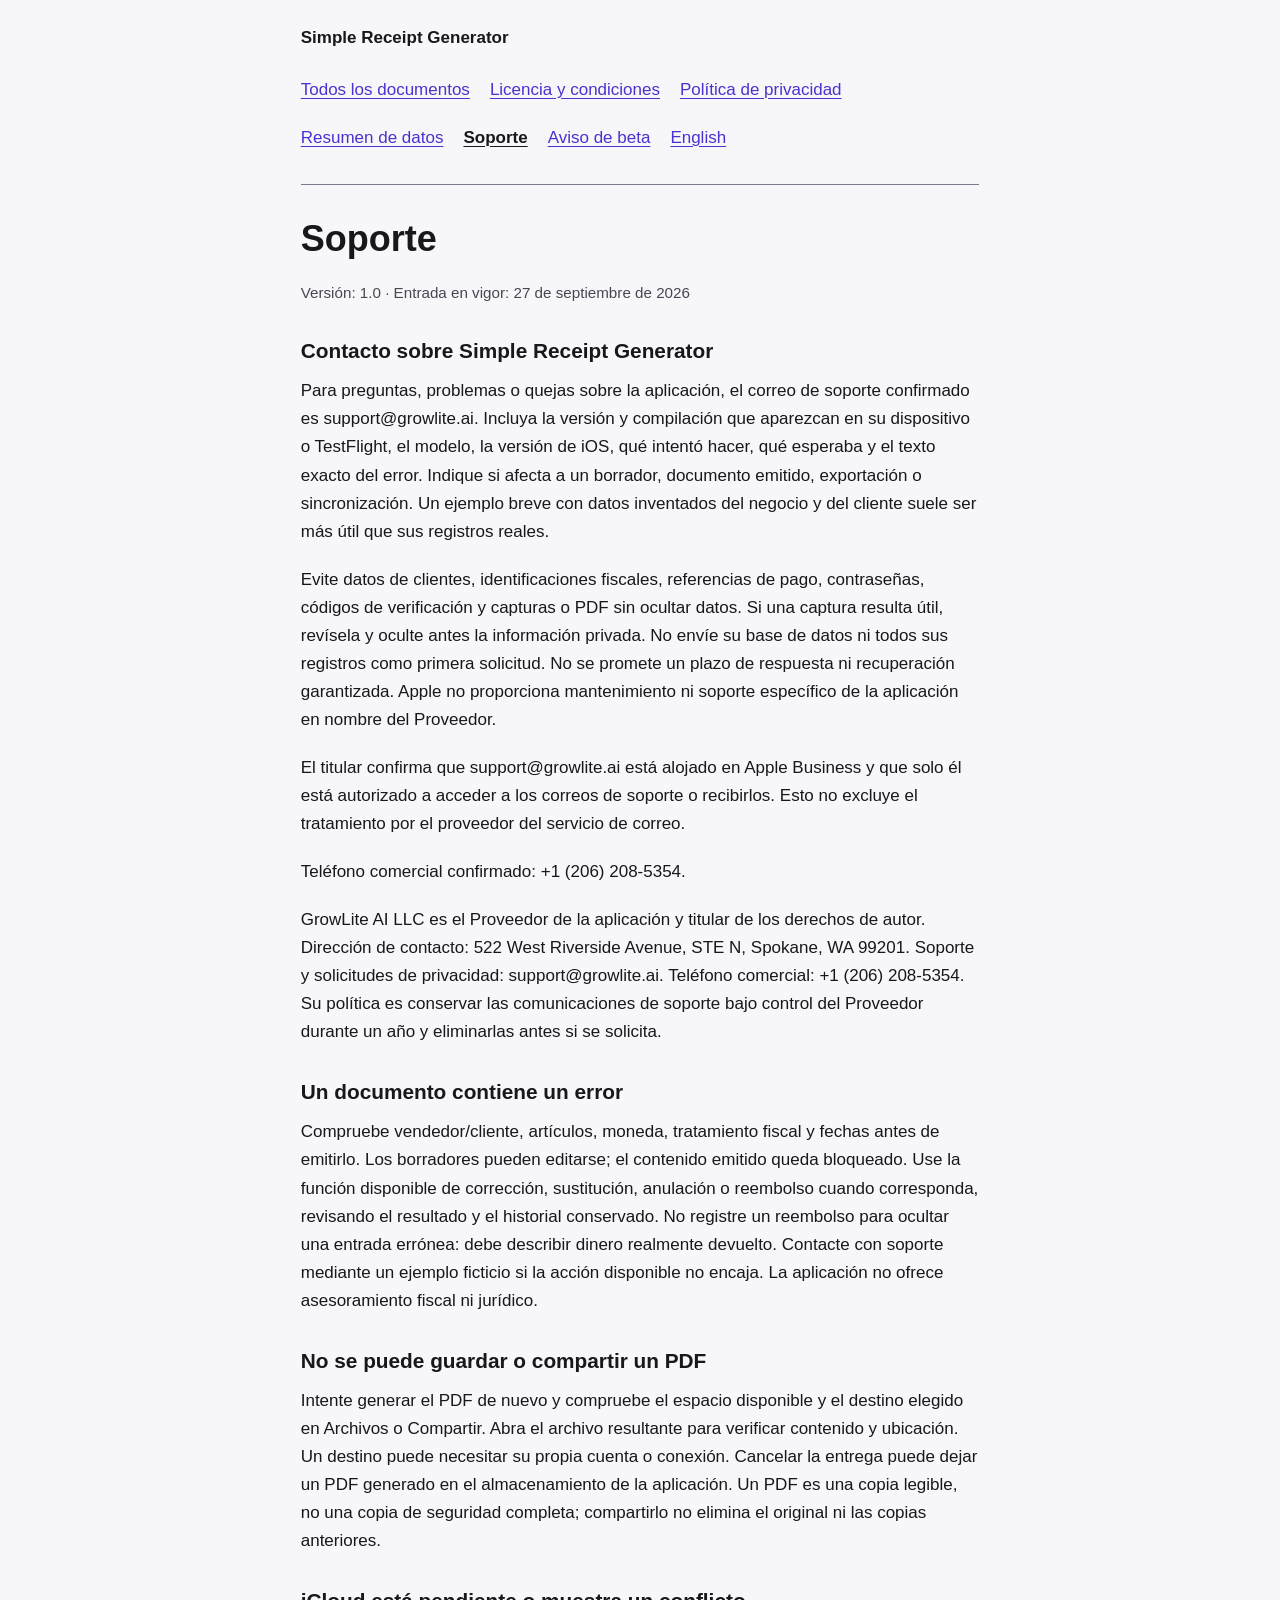
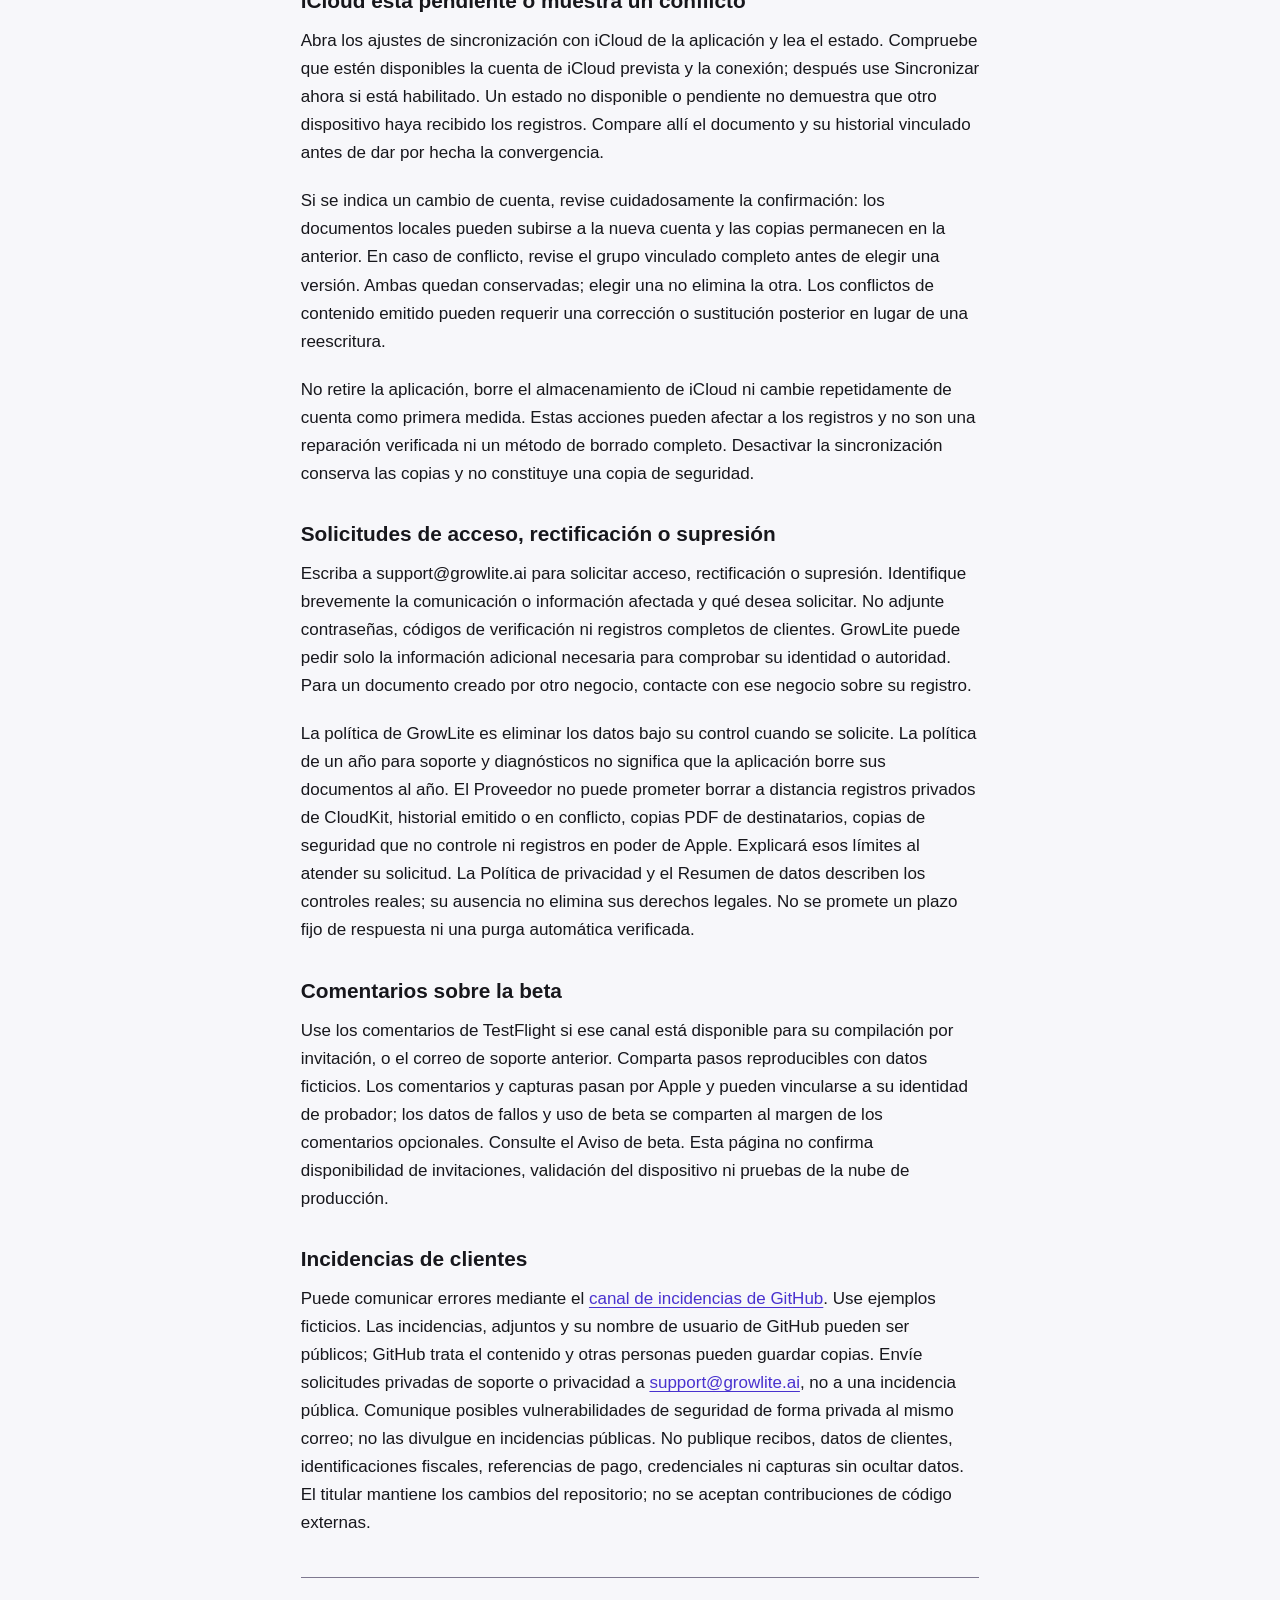
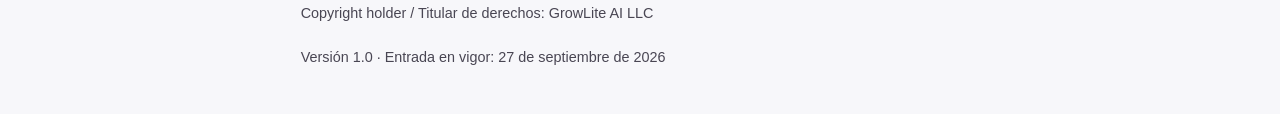
<file: es/support.html>
<!doctype html>
<html lang="es"><head><meta charset="utf-8"><meta name="viewport" content="width=device-width, initial-scale=1"><title>Soporte · Simple Receipt Generator</title><link rel="stylesheet" href="../styles.css"></head>
<body><!-- THESIS: Read mode, a plain-language legal reading set with visible version and effective date.
OWN-WORLD: DESIGN.md near-white and adaptive dark canvas, violet links, system type, quiet rules.
STORY: Choose language and document, read complete terms, review the applicable version.
FIRST VIEWPORT: Product name, language/document navigation, title, version and effective date, body.
FORM: Brief-pinned semantic text document; no concept seed required for this precisely scoped preview.
FINISH: unreviewed and undocumented is unfinished; this build ends with the finish review, the verdict, and DESIGN.md --><a class="skip" href="#content">Ir al contenido</a><header><p class="brand">Simple Receipt Generator</p><nav aria-label="Documentos"><a href="../index.html">Todos los documentos</a> <a href="license-and-terms.html">Licencia y condiciones</a> <a href="privacy-policy.html">Política de privacidad</a> <a href="data-summary.html">Resumen de datos</a> <a href="support.html" aria-current="page">Soporte</a> <a href="beta-notice.html">Aviso de beta</a> <a href="../en/support.html" lang="en">English</a></nav></header><main id="content" tabindex="-1"><h1>Soporte</h1>
<p class="version">Versión: 1.0 · Entrada en vigor: 27 de septiembre de 2026</p>
<h2>Contacto sobre Simple Receipt Generator</h2>
<p>Para preguntas, problemas o quejas sobre la aplicación, el correo de soporte confirmado es support@growlite.ai. Incluya la versión y compilación que aparezcan en su dispositivo o TestFlight, el modelo, la versión de iOS, qué intentó hacer, qué esperaba y el texto exacto del error. Indique si afecta a un borrador, documento emitido, exportación o sincronización. Un ejemplo breve con datos inventados del negocio y del cliente suele ser más útil que sus registros reales.</p>
<p>Evite datos de clientes, identificaciones fiscales, referencias de pago, contraseñas, códigos de verificación y capturas o PDF sin ocultar datos. Si una captura resulta útil, revísela y oculte antes la información privada. No envíe su base de datos ni todos sus registros como primera solicitud. No se promete un plazo de respuesta ni recuperación garantizada. Apple no proporciona mantenimiento ni soporte específico de la aplicación en nombre del Proveedor.</p>
<p>El titular confirma que support@growlite.ai está alojado en Apple Business y que solo él está autorizado a acceder a los correos de soporte o recibirlos. Esto no excluye el tratamiento por el proveedor del servicio de correo.</p>
<p>Teléfono comercial confirmado: +1 (206) 208-5354.</p>
<p>GrowLite AI LLC es el Proveedor de la aplicación y titular de los derechos de autor. Dirección de contacto: 522 West Riverside Avenue, STE N, Spokane, WA 99201. Soporte y solicitudes de privacidad: support@growlite.ai. Teléfono comercial: +1 (206) 208-5354. Su política es conservar las comunicaciones de soporte bajo control del Proveedor durante un año y eliminarlas antes si se solicita.</p>
<h2>Un documento contiene un error</h2>
<p>Compruebe vendedor/cliente, artículos, moneda, tratamiento fiscal y fechas antes de emitirlo. Los borradores pueden editarse; el contenido emitido queda bloqueado. Use la función disponible de corrección, sustitución, anulación o reembolso cuando corresponda, revisando el resultado y el historial conservado. No registre un reembolso para ocultar una entrada errónea: debe describir dinero realmente devuelto. Contacte con soporte mediante un ejemplo ficticio si la acción disponible no encaja. La aplicación no ofrece asesoramiento fiscal ni jurídico.</p>
<h2>No se puede guardar o compartir un PDF</h2>
<p>Intente generar el PDF de nuevo y compruebe el espacio disponible y el destino elegido en Archivos o Compartir. Abra el archivo resultante para verificar contenido y ubicación. Un destino puede necesitar su propia cuenta o conexión. Cancelar la entrega puede dejar un PDF generado en el almacenamiento de la aplicación. Un PDF es una copia legible, no una copia de seguridad completa; compartirlo no elimina el original ni las copias anteriores.</p>
<h2>iCloud está pendiente o muestra un conflicto</h2>
<p>Abra los ajustes de sincronización con iCloud de la aplicación y lea el estado. Compruebe que estén disponibles la cuenta de iCloud prevista y la conexión; después use Sincronizar ahora si está habilitado. Un estado no disponible o pendiente no demuestra que otro dispositivo haya recibido los registros. Compare allí el documento y su historial vinculado antes de dar por hecha la convergencia.</p>
<p>Si se indica un cambio de cuenta, revise cuidadosamente la confirmación: los documentos locales pueden subirse a la nueva cuenta y las copias permanecen en la anterior. En caso de conflicto, revise el grupo vinculado completo antes de elegir una versión. Ambas quedan conservadas; elegir una no elimina la otra. Los conflictos de contenido emitido pueden requerir una corrección o sustitución posterior en lugar de una reescritura.</p>
<p>No retire la aplicación, borre el almacenamiento de iCloud ni cambie repetidamente de cuenta como primera medida. Estas acciones pueden afectar a los registros y no son una reparación verificada ni un método de borrado completo. Desactivar la sincronización conserva las copias y no constituye una copia de seguridad.</p>
<h2>Solicitudes de acceso, rectificación o supresión</h2>
<p>Escriba a support@growlite.ai para solicitar acceso, rectificación o supresión. Identifique brevemente la comunicación o información afectada y qué desea solicitar. No adjunte contraseñas, códigos de verificación ni registros completos de clientes. GrowLite puede pedir solo la información adicional necesaria para comprobar su identidad o autoridad. Para un documento creado por otro negocio, contacte con ese negocio sobre su registro.</p>
<p>La política de GrowLite es eliminar los datos bajo su control cuando se solicite. La política de un año para soporte y diagnósticos no significa que la aplicación borre sus documentos al año. El Proveedor no puede prometer borrar a distancia registros privados de CloudKit, historial emitido o en conflicto, copias PDF de destinatarios, copias de seguridad que no controle ni registros en poder de Apple. Explicará esos límites al atender su solicitud. La Política de privacidad y el Resumen de datos describen los controles reales; su ausencia no elimina sus derechos legales. No se promete un plazo fijo de respuesta ni una purga automática verificada.</p>
<h2>Comentarios sobre la beta</h2>
<p>Use los comentarios de TestFlight si ese canal está disponible para su compilación por invitación, o el correo de soporte anterior. Comparta pasos reproducibles con datos ficticios. Los comentarios y capturas pasan por Apple y pueden vincularse a su identidad de probador; los datos de fallos y uso de beta se comparten al margen de los comentarios opcionales. Consulte el Aviso de beta. Esta página no confirma disponibilidad de invitaciones, validación del dispositivo ni pruebas de la nube de producción.</p>
<h2>Incidencias de clientes</h2>
<p>Puede comunicar errores mediante el <a href="https://github.com/growlite/simple-receipt-generator-docs/issues">canal de incidencias de GitHub</a>. Use ejemplos ficticios. Las incidencias, adjuntos y su nombre de usuario de GitHub pueden ser públicos; GitHub trata el contenido y otras personas pueden guardar copias. Envíe solicitudes privadas de soporte o privacidad a <a href="mailto:support@growlite.ai">support@growlite.ai</a>, no a una incidencia pública. Comunique posibles vulnerabilidades de seguridad de forma privada al mismo correo; no las divulgue en incidencias públicas. No publique recibos, datos de clientes, identificaciones fiscales, referencias de pago, credenciales ni capturas sin ocultar datos. El titular mantiene los cambios del repositorio; no se aceptan contribuciones de código externas.</p></main><footer><p>Copyright holder / Titular de derechos: GrowLite AI LLC</p><p>Versión 1.0 · Entrada en vigor: 27 de septiembre de 2026</p></footer></body></html>
</file>
<file: styles.css>
:root { color-scheme: light dark; --canvas: #f7f7fa; --text: #17171c; --muted: #494653; --accent: #4932cf; --rule: #7e788f; --note: #ede9ff; }
* { box-sizing: border-box; }
body { margin: 0 auto; padding: 24px 20px; max-width: 76ch; background: var(--canvas); color: var(--text); font: 1.0625rem/1.65 -apple-system, BlinkMacSystemFont, "Segoe UI", sans-serif; overflow-wrap: anywhere; }
header { padding-bottom: 24px; border-bottom: 1px solid var(--rule); }
.brand { font-weight: 650; margin: 0 0 16px; }
nav { display: flex; flex-wrap: wrap; gap: 4px 20px; }
nav a { display: inline-flex; align-items: center; min-height: 44px; }
a { color: var(--accent); text-underline-offset: .2em; }
a:hover { text-decoration-thickness: 2px; }
a[aria-current="page"] { color: var(--text); font-weight: 650; }
a:focus-visible { outline: 3px solid var(--accent); outline-offset: 4px; border-radius: 2px; }
h1 { font-size: clamp(1.75rem, 5vw, 2.25rem); line-height: 1.2; margin: 32px 0 20px; }
h2 { font-size: 1.3rem; line-height: 1.35; margin: 32px 0 12px; }
p { margin: 0 0 20px; }
ul { padding-left: 24px; }
li { margin-bottom: 12px; }
.version { color: var(--muted); font-size: .95rem; }
.pending { background: var(--note); padding: 16px; }
footer { border-top: 1px solid var(--rule); margin-top: 40px; padding-top: 24px; font-size: .9rem; color: var(--muted); }
.skip { position: absolute; top: 0; left: 20px; transform: translateY(-150%); background: var(--canvas); padding: 12px; }
.skip:focus { transform: translateY(0); }
@media (prefers-color-scheme: dark) { :root { --canvas: #141419; --text: #f4f3f8; --muted: #d5d0e2; --accent: #c9bdff; --rule: #81778f; --note: #282137; } }
@media (prefers-contrast: more) { :root { --text: #08080d; } @media (prefers-color-scheme: dark) { :root { --text: #fff; } } }
@media print { body { max-width: none; padding: 0; color: #000; background: #fff; } nav, .skip { display: none; } .pending { border: 1px solid #444; background: #fff; } a { color: #000; } }
</file>
